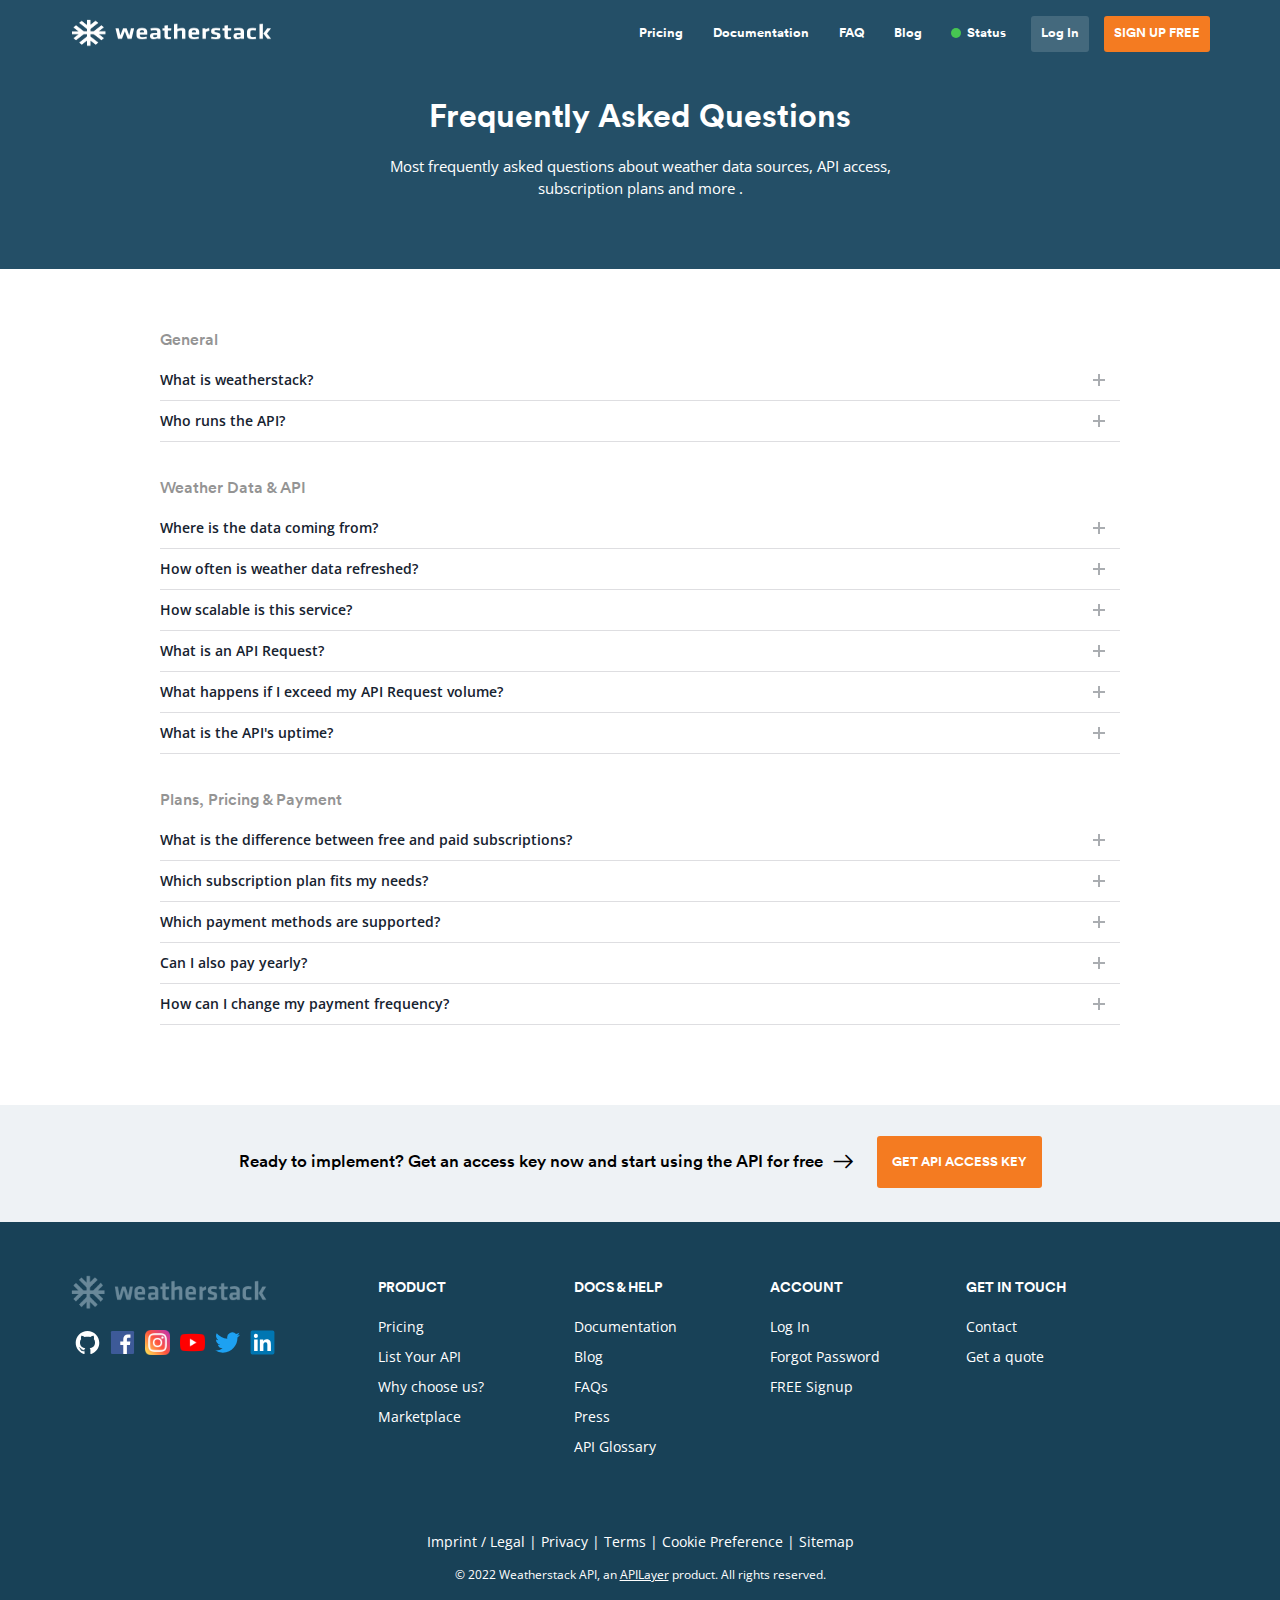
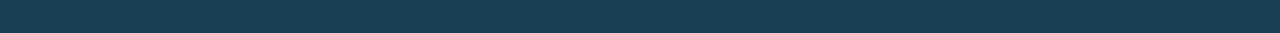
<file: faq.html>
<!DOCTYPE html>
<html class="weatherstack faq">

<head>

    <meta charset="utf-8">
    <title>FAQ - weatherstack</title>

    <!-- Global site tag (gtag.js) - Google Analytics -->
    <script async src="https://www.googletagmanager.com/gtag/js?id=UA-62924033-23"></script>

    <script>
        window.dataLayer = window.dataLayer || [];

        function gtag() {
            dataLayer.push(arguments);
        }
        gtag('js', new Date());

        gtag('config', 'UA-62924033-23');
    </script>
    <!-- Google Tag Manager -->
    <script>
        (function(w, d, s, l, i) {
            w[l] = w[l] || [];
            w[l].push({
                'gtm.start': new Date().getTime(),
                event: 'gtm.js'
            });
            var f = d.getElementsByTagName(s)[0],
                j = d.createElement(s),
                dl = l != 'dataLayer' ? '&l=' + l : '';
            j.async = true;
            j.src =
                'https://www.googletagmanager.com/gtm.js?id=' + i + dl;
            f.parentNode.insertBefore(j, f);
        })(window, document, 'script', 'dataLayer', 'GTM-K58DCFS');
    </script>
    <!-- End Google Tag Manager -->

    <script>
        window.stripePublishableKey = 'pk_live_SbOhR0mPK55dMckhtbSufjdM';
    </script>

    <meta name="google-site-verification" content="yDCufI3fgc3DdreycuEwJML88yWxFkTOIv-zorrtGuQ" />

    <meta name="description" content="Browse through frequently asked questions and answers about weatherstack, a free API for weather data, supporting any city or region worldwide." />
    <meta name="keywords" content="" />
    <meta name="viewport" content="width=device-width, initial-scale=1.0, maximum-scale=1.0, user-scalable=no" />
    <meta name="facebook-domain-verification" content="68ni86tlyu91elhzob3vu4dxafstlr" />

    <link rel="stylesheet" href="https://cdn.linearicons.com/free/1.0.0/icon-font.min.css">
    <link rel="canonical" href="https://weatherstack.com/faq">
    <link rel="shortcut icon" href="./site_images/icon.svg">
    <link rel="apple-touch-icon" href="./site_images/weatherstack_icon.png">


    <link href="./site_css/style.css" rel="stylesheet" media="screen">

    <script src="./site_js/jquery-1.11.3.min.js" type="text/javascript"></script>

</head>

<body class="">
    <!-- Google Tag Manager (noscript) -->
    <noscript><iframe src="https://www.googletagmanager.com/ns.html?id=GTM-K58DCFS"
						height="0" width="0" style="display:none;visibility:hidden"></iframe></noscript>
    <!-- End Google Tag Manager (noscript) -->
    <div>
        <nav class="header ">
            <div class="container">
                <div class="logo">
                    <a title="weatherstack Logo" href="./index.html"><img draggable="false" alt="weatherstack Logo" width="202" height="28" src="./site_images/weatherstack_logo_white.png"></a>
                </div>
                <span data-header-toggle="true" class="mobile_menu_icon"></span>
                <ul>
                    <li><a title="Pricing Plans" href="./product.html">Pricing</a></li>
                    <li><a title="API Documentation" href="./documentation.html">Documentation</a></li>
                    <li><a title="Frequently Asked Questions" href="./faq.html">FAQ</a></li>
                    <!-- <li><a title="Affiliate Program" href="/affiliates">Affiliates</a></li> -->
                    <li><a title="apilayer Blog" href="./blog.html">Blog</a></li>
                    <li class="status"><a title="weatherstack System Status" target="_blank" href="">Status</a></li>

                    <li class="action login"><a title="Log in to your account" href="./login.html">Log In</a></li>
                    <li class="action cta"><a title="Start using the API" href="./free.html">Sign Up Free</a></li>

                </ul>
            </div>
        </nav>



        <section class="hero subpage">

            <div class="container">

                <h2>Frequently Asked Questions</h2>

                <h3>Most frequently asked questions about weather data sources, API access, subscription plans and more .</h3>

            </div>

        </section>

        <section class="faq full">

            <div class="container">

                <div class="topic">

                    <h3>General</h3>

                    <ul>

                        <li>
                            <p class="question">What is weatherstack?</p>
                            <p class="answer">The weatherstack API was built to deliver real-time, historical and future weather information for as many worldwide locations as possible, now covering an extensive scope of weather data for almost the entire planet and offering
                                it at a cost-effective price point to companies big and small, as well as developers, freelancers and individuals around the world. Over the years, weatherstack has become one of the most popular weather data REST API providers
                                on the market due to its ease of implementation and data consistency.<br><br>You can test the API for free by <a title="Get started now" href="/signup/free">signing up for the Free Plan</a>, no credit card required.</p>
                        </li>

                        <li>
                            <p class="question">Who runs the API?</p>
                            <p class="answer">Weatherstack is a product built and maintained by apilayer, a software company based in London, United Kingdom and Vienna, Austria. apilayer is the company behind some of the most popular API and SaaS products worldwide, including
                                currencylayer, invoicely and eversign.</p>
                        </li>

                    </ul>

                </div>

                <div class="topic">

                    <h3>Weather Data & API</h3>

                    <ul>

                        <li>
                            <p class="question">Where is the data coming from?</p>
                            <p class="answer">The weatherstack API is licensing weather data from some of the largest weather stations and weather data providers in the world, all of which are closely monitored for consistency and data accuracy around the clock.</p>
                        </li>

                        <li>
                            <p class="question">How often is weather data refreshed?</p>
                            <p class="answer">Weather data returned by the API as well as weather forecast data always contains the most up-to-date weather information at the current point in time, updated in real-time.</p>
                        </li>

                        <li>
                            <p class="question">How scalable is this service?</p>
                            <p class="answer">The weatherstack API is powered by apilayer cloud infrastructure, a system some of the world's most popular real-time API services are running on, making it highly scalable and flexible at any step of the way.</p>
                        </li>

                        <li>
                            <p class="question">What is an API Request?</p>
                            <p class="answer">Pricing is based on the number of monthly API requests allowed. Each time the weatherstack API service is used to look up a weather information, one API request is consumed. API errors are not counted towards your monthly quota.
                            </p>
                        </li>

                        <li>
                            <p class="question">What happens if I exceed my API Request volume?</p>
                            <p class="answer">Users will be automatically notified via e-mail and on their Account Dashboard once at least 75%, 90%, and 100% of their monthly API Request allowance has been reached. After reaching 100% of the allowance, API access will
                                be disabled.</p>
                        </li>

                        <li>
                            <p class="question">What is the API's uptime?</p>
                            <p class="answer">Our API's system status is closely monitored around the clock. Every effort is made to ensure the highest possible level of availability and consistency, and we are proud to have an average uptime rate of nearly 100% (99.9%),
                                calculated based on the past 12 months. <br><br> There is a public API status page available at the following URL: <a target="_blank" title="weatherstack Status Page" href="https://status.weatherstack.com">status.weatherstack.com</a>.</p>
                        </li>

                    </ul>

                </div>

                <div class="topic">

                    <h3>Plans, Pricing & Payment</h3>

                    <ul>

                        <li>
                            <p class="question">What is the difference between free and paid subscriptions?</p>
                            <p class="answer">The weatherstack Free Plan is a way of getting familiar with the API, offering basic API functionality and a limitation of 1,000 monthly API lookups.<br><br> As soon as you need a higher volume or advanced API features, you
                                can choose from one of the premium subscriptions or <a target="_blank" title="Get a custom solution" class="apilayer-support">contact us</a> for a custom solution.</p>
                        </li>

                        <li>
                            <p class="question">Which subscription plan fits my needs?</p>
                            <p class="answer">The most decisive factor when it comes to your technical requirements is the number of monthly weather data requests you need to make per month. Other factors include HTTPS encryption, historical data, forecast data, and more.
                                <br><br><a target="_blank" title="Sign up for the Free Plan" href="/signup/free">Signing up for the Free Plan</a> is a great way of getting to know the API and implementing it without any commitments. </p>
                        </li>

                        <li>
                            <p class="question">Which payment methods are supported?</p>
                            <p class="answer">Payments can be made via credit card (Visa, MasterCard, Discover, Diner's Club, American Express). Enterprise and high-volume customers may request annual bank transfer payments to be enabled. You can change your payment method
                                at any given time in the "Payment" section of your account dashboard.</p>
                        </li>

                        <li>
                            <p class="question">Can I also pay yearly?</p>
                            <p class="answer">Yes. If you choose annual billing, the total price of your subscription plan will be up to 20% lower than the total amount you would pay with a monthly payment frequency.</p>
                        </li>

                        <li id="billing_frequency" class="">
                            <p class="question">How can I change my payment frequency?</p>
                            <p class="answer">In order to change your billing frequency from monthly to yearly or from yearly to monthly, you will be required to downgrade your account back to the Free Plan. <br><br> <strong>Step 1:</strong> Navigate to the <a title="Manage your weatherstack subscription"
                                    target="_blank" href="/plan">Subscription page</a>, click "Downgrade" in the Free Plan section and confirm your downgrade. Downgrades are not effective immediately, your premium subscription will remain active until the
                                end of the current billing period. <br><br> <strong>Step 2:</strong> Once your billing period ends and your account downgrade has become effective, navigate back to the Subscription page and click "Upgrade" in your preferred
                                subscription plan's section. You will now be aked to choose a new billing frequency. <br><br> If you need any assistance changing your billing frequency, please do not hesitate to <a class="apilayer-support" title="Contact weatherstack Support">contact us</a>.</p>
                        </li>

                    </ul>

                </div>

            </div>

        </section>

        <section class="cta">

            <div class="container">

                <p><span>Ready to implement? Get an access key now and start using the API for free</span> <a title="Get free API key" href="/signup">Get API Access Key</a></p>

            </div>

        </section>

        <!-- start template -->
        <footer>
            <!-- start product footer -->
            <div class="container custom-container">
                <div class="right_side copyright-section">
                    <div class="footer-logo">
                        <a href="/"><img draggable="false" class="logo" src="./site_images/weatherstack_logo_footer.png" alt="Weatcherstack Logo" width="197" height="35"></a>
                    </div>
                    <div class="social-links">
                        <div class="github social-logo">
                            <a target="_blank" href="https://github.com/apilayer/weatherstack"><img draggable="false" src="./site_images/github-original.svg" width="25" height="25"></a>
                        </div>
                        <div class="facebook social-logo">
                            <a target="_blank" href="https://www.facebook.com/APILayer/"><img draggable="false" src="./site_images/facebook-original.svg" width="25" height="25"></a>
                        </div>
                        <div class="instagram social-logo">
                            <a target="_blank" href="https://www.instagram.com/apilayer/"><img draggable="false" src="./site_images/instagram.png" width="25" height="25"></a>
                        </div>
                        <div class="youtube social-logo">
                            <a target="_blank" href="https://www.youtube.com/channel/UCwDncja3klyMhkKXWV1zoNQ"><img draggable="false" src="./site_images/youtube.png" width="25" height="25"></a>
                        </div>
                        <div class="twitter social-logo">
                            <a target="_blank" href="https://twitter.com/apilayer/"><img draggable="false" src="./site_images/twitter-original.svg" width="25" height="25"></a>
                        </div>
                        <div class="linkedin social-logo">
                            <a target="_blank" href="https://www.linkedin.com/authwall?trk=ripf&trkInfo=AQESw3_dz9mOEAAAAYMMykyAXLrKWTKL3Q6geO69ZLgKpP17rEgX7iUGjaigeEGynL1Rie-9w6to3tGsRihPBx-uPO7pGgRqEJ4FblxJDHlbg_VON-P_QB1Wzu_fRjrA8auiqyg=&original_referer=https://apilayer.com/&sessionRedirect=https%3A%2F%2Fwww.linkedin.com%2Fcompany%2Fapilayer%2F"><img draggable="false" src="./site_images/linkedin-original.svg" width="25" height="25"></a>
                        </div>
                    </div>
                </div>
                <ul>
                    <li class="heading">PRODUCT</li>
                    <li><a href="/product" hreflang="en">Pricing</a></li>
                    <li><a target="_blank" href="https://apilayer.com/provider" hreflang="en">List Your API</a>
                    </li>
                    <li><a target="_blank" href="https://apilayer.com/why-choose-apilayer" hreflang="en">Why choose us?</a>
                    </li>
                    <li><a target="_blank" href="https://apilayer.com/marketplace" hreflang="en">Marketplace</a></li>
                    <!-- <li><a title="Affiliate Program" href="/affiliates">Affiliates</a></li> -->
                </ul>
                <ul>
                    <li class="heading">DOCS & HELP</li>
                    <li><a href="/documentation" hreflang="en">Documentation</a></li>
                    <li><a href="https://blog.weatherstack.com/" hreflang="en">Blog</a></li>
                    <li><a href="/faq" hreflang="en">FAQs</a></li>
                    <li><a target="_blank" href="https://apilayer.com/press" hreflang="en">Press</a></li>
                    <li><a href="/api-glossary" hreflang="en">API Glossary</a></li>
                </ul>
                <ul>
                    <li class="heading">ACCOUNT</li>
                    <li><a href="/login" hreflang="en">Log In</a></li>
                    <li><a href="/forgot" hreflang="en">Forgot Password</a></li>
                    <li><a href="/signup/free" hreflang="en">FREE Signup</a></li>
                </ul>
                <ul>
                    <li class="heading">GET IN TOUCH</li>
                    <li><a class="apilayer-support" hreflang="en">Contact</a></li>
                    <li><a class="apilayer-support" hreflang="en">Get a quote</a></li>
                </ul>

                <div id="ownership-popup" class="overlay" style="display:none;">
                    <div class="popup">
                        <img src="./site_images/Api-PopUp-Banner.png">
                    </div>
                </div>
            </div>
            <!-- end product footer -->
            <div class="container">
                <div class="copyright-link">
                    <a target="_blank" href="https://www.ideracorp.com/legal/APILayer">Imprint / Legal</a> | <a target="_blank" href="https://www.ideracorp.com/Legal/APILayer/PrivacyStatement">Privacy</a> | <a target="_blank" href="https://www.ideracorp.com/Legal/Terms-of-Use">Terms</a>                    | <a target="_blank" href="https://www.ideracorp.com/Legal/APILayer/PrivacyStatement">Cookie Preference</a> | <a href="https://weatherstack.com/sitemap.php">Sitemap</a>
                </div>
                <div class="copyright-text">
                    <span>© 2022 Weatherstack API, an <a target="_blank" href="https://apilayer.com/">APILayer</a>  product. All rights reserved.</span>
                </div>
            </div>
        </footer>
    </div>
    <script src="./site_js/scripts.js"></script>
    <script src="https://www.google.com/recaptcha/api.js"></script>
    <script src="/js/shared/countries.js" defer="defer" id="countries">
        {
            "Australia": ["New South Wales", "Queensland", "South Australia", "Tasmania", "Victoria", "Western Australia"],
            "Brazil": ["Acre", "Alagoas", "Amap\u00e1", "Amazonas", "Bahia", "Cear\u00e1", "Distrito Federal", "Esp\u00edrito Santo", "Goi\u00e1s", "Maranh\u00e3o", "Mato Grosso", "Mato Grosso do Sul", "Minas Gerais", "Paran\u00e1", "Para\u00edba", "Par\u00e1", "Pernambuco", "Piau\u00ed", "Rio Grande do Norte", "Rio Grande do Sul", "Rio de Janeiro", "Rond\u00f4nia", "Roraima", "Santa Catarina", "Sergipe", "S\u00e3o Paulo", "Tocantins"],
            "Canada": ["Alberta", "British Columbia", "Manitoba", "New Brunswick", "Newfoundland and Labrador", "Northwest Territories", "Nova Scotia", "Nunavut", "Ontario", "Prince Edward Island", "Quebec", "Saskatchewan", "Yukon"],
            "Ethiopia": ["Addis Ababa", "Afar", "Amhara", "Benshangul-Gumaz", "Dire Dawa", "Gambela Peoples", "Harari People", "Oromia", "Somali", "Southern Nations, Nationalities and Peoples", "Tigray"],
            "Germany": ["Baden-W\u00fcrttemberg", "Bayern", "Berlin", "Brandenburg", "Bremen", "Hamburg", "Hessen", "Mecklenburg-Vorpommern", "Niedersachsen", "Nordrhein-Westfalen", "Rheinland-Pfalz", "Saarland", "Sachsen", "Sachsen-Anhalt", "Schleswig-Holstein", "Th\u00fcringen"],
            "India": ["Andhra Pradesh", "Arunachal Pradesh", "Assam", "Bihar", "Chhattisgarh", "Goa", "Gujarat", "Haryana", "Himachal ", "Jammu and Kashmir", "Jharkhand ", "Karnataka", "Kerala", "Madhya ", "Maharashtra", "Manipur", "Meghalaya", "Mizoram", "Nagaland", "Orissa", "Pradesh", "Pradesh", "Punjab", "Rajasthan", "Sikkim", "Tamil Nadu", "Tripura", "Uttar Pradesh", "Uttaranchal", "West Bengal"],
            "Mexico": ["Aguascalientes", "Baja California", "Baja California Sur", "Campeche", "Chiapas", "Chihuahua", "Coahuila", "Colima", "Distrito Federal", "Durango", "Guanajuato", "Guerrero", "Hidalgo", "Jalisco", "Michoac\u00e1n", "Morelos", "M\u00e9xico", "Nayarit", "Nuevo Le\u00f3n", "Oaxaca", "Puebla", "Quer\u00e9taro", "Quintana Roo", "San Luis Potos\u00ed", "Sinaloa", "Sonora", "Tabasco", "Tamaulipas", "Tlaxcala", "Veracruz", "Yucat\u00e1n", "Zacatecas"],
            "Micronesia, Federated States of": ["Chuuk", "Kosrae", "Pohnpei", "Yap"],
            "Myanmar": ["Ayeyarwady", "Bago", "Chin", "Kachin", "Kayah", "Kayin", "Magway", "Mandalay", "Mon", "Rakhine", "Sagaing", "Shan", "Tanintharyi", "Yangon"],
            "Nigeria": ["Abia", "Abuja Federal Capital Territory", "Adamawa", "Akwa Ibom", "Anambra", "Bauchi", "Bayelsa", "Benue", "Borno", "Cross River", "Delta", "Ebonyi", "Edo", "Ekiti", "Enugu", "Gombe", "Imo", "Jigawa", "Kaduna", "Kano", "Katsina", "Kebbi", "Kogi", "Kwara", "Lagos", "Nassarawa", "Niger", "Ogun", "Ondo", "Osun", "Oyo", "Plateau", "Rivers", "Sokoto", "Taraba", "Yobe", "Zamfara"],
            "Palau": ["Aimeliik", "Airai", "Angaur", "Hatobohei", "Kayangel", "Koror", "Melekeok", "Ngaraard", "Ngarchelong", "Ngardmau", "Ngatpang", "Ngchesar", "Ngeremlengui", "Ngiwal", "Peleliu", "Sonsorol"],
            "South Sudan": ["Central Equatoria", "Eastern Equatoria", "Jonglei", "Lakes", "Northern Bahr el Ghazal", "Unity", "Upper Nile", "Warrap", "Western Bahr el Ghazal", "Western Equatoria"],
            "United Arab Emirates": ["Abu Dhabi", "Ajman", "Dubai", "Fujairah", "Ra's al-Khaimah", "Sharjah", "Umm al-Qaiwain"],
            "United States": ["Alabama ", "Alaska", "American Samoa", "Arizona", "Arkansas", "California", "Colorado", "Connecticut", "Delaware", "District of Columbia", "Florida", "Georgia ", "Guam", "Hawaii", "Idaho", "Illinois", "Indiana", "Iowa", "Kansas", "Kentucky", "Louisiana", "Maine", "Maryland", "Massachusetts", "Michigan", "Minnesota", "Mississippi", "Missouri", "Montana", "Nebraska", "Nevada", "New Hampshire", "New Jersey", "New Mexico", "New York ", "North Carolina", "North Dakota", "Northern Mariana Islands", "Ohio", "Oklahoma", "Oregon", "Pennsylvania", "Puerto Rico", "Rhode Island", "South Carolina", "South Dakota", "Tennessee", "Texas", "Utah", "Vermont", "Virgin Islands", "Virginia", "Washington", "West Virginia", "Wisconsin", "Wyoming"]
        }
    </script>
</body>

</html>
</file>
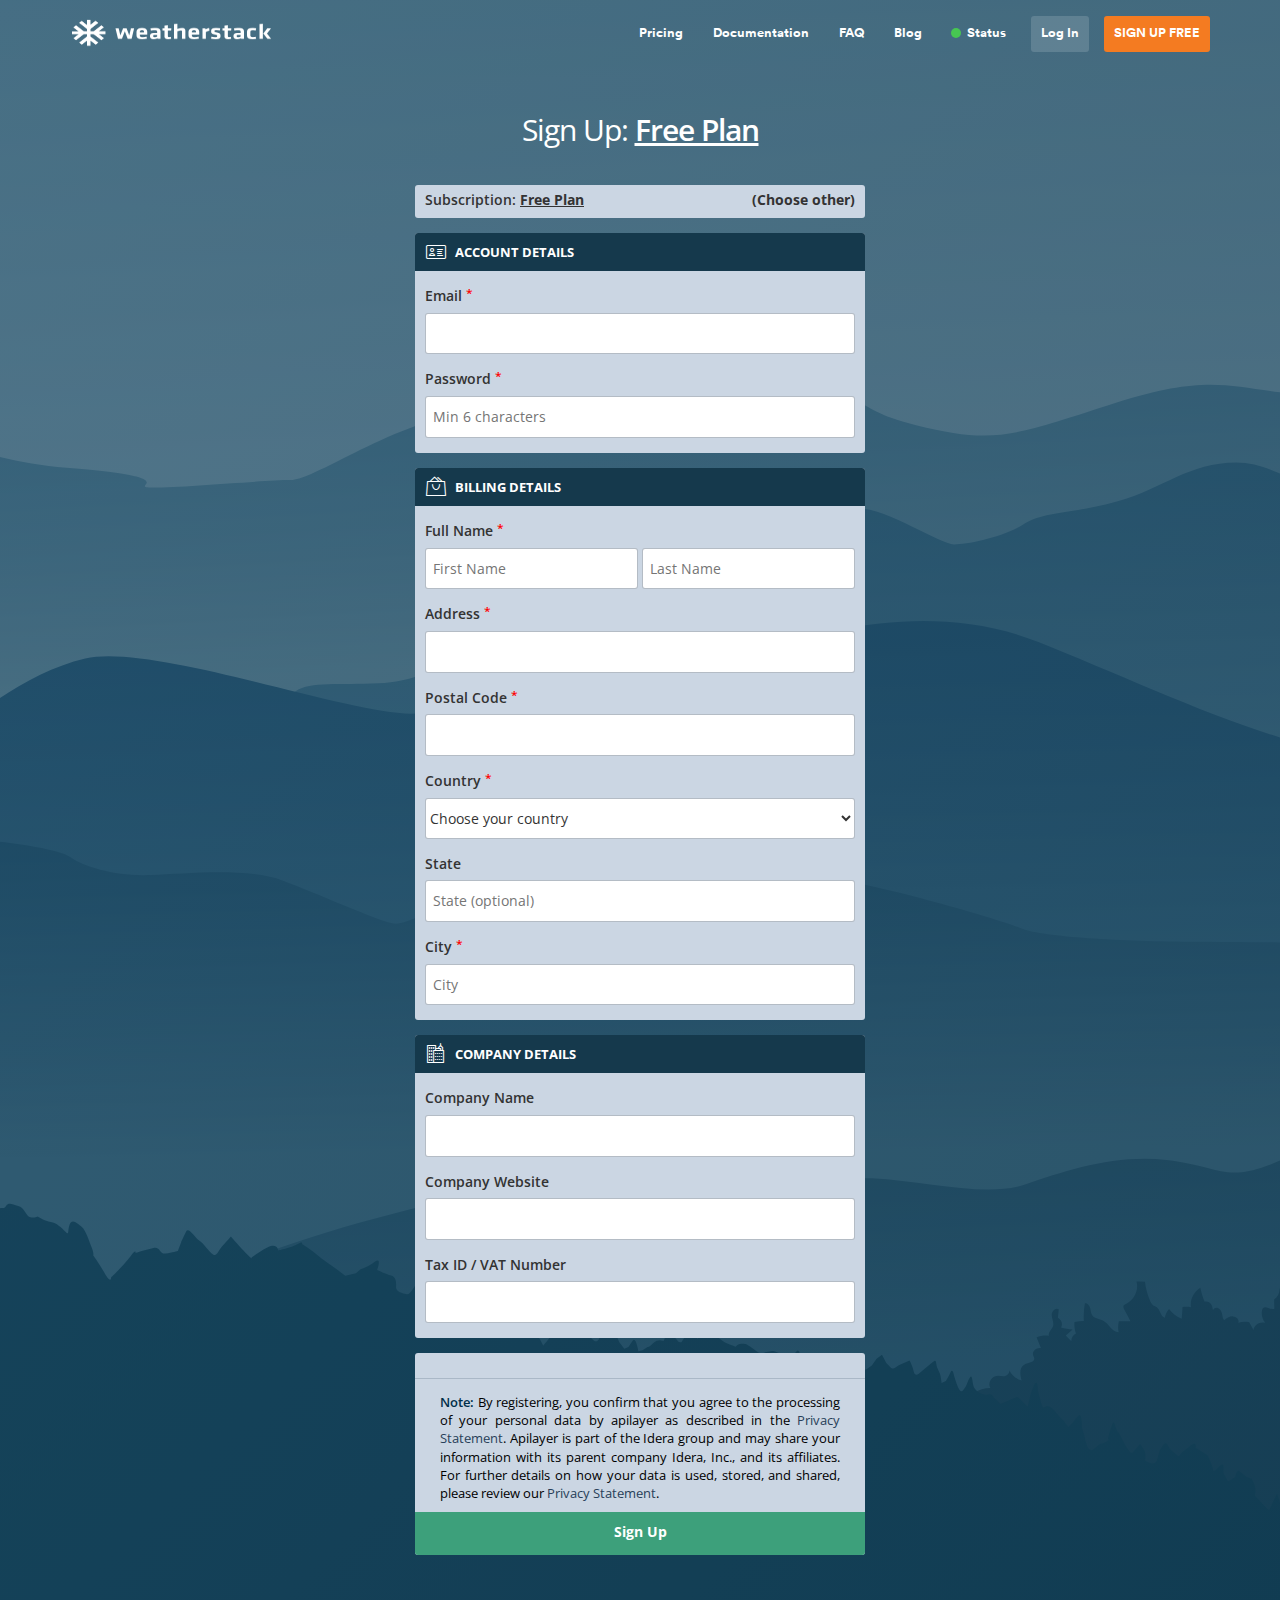
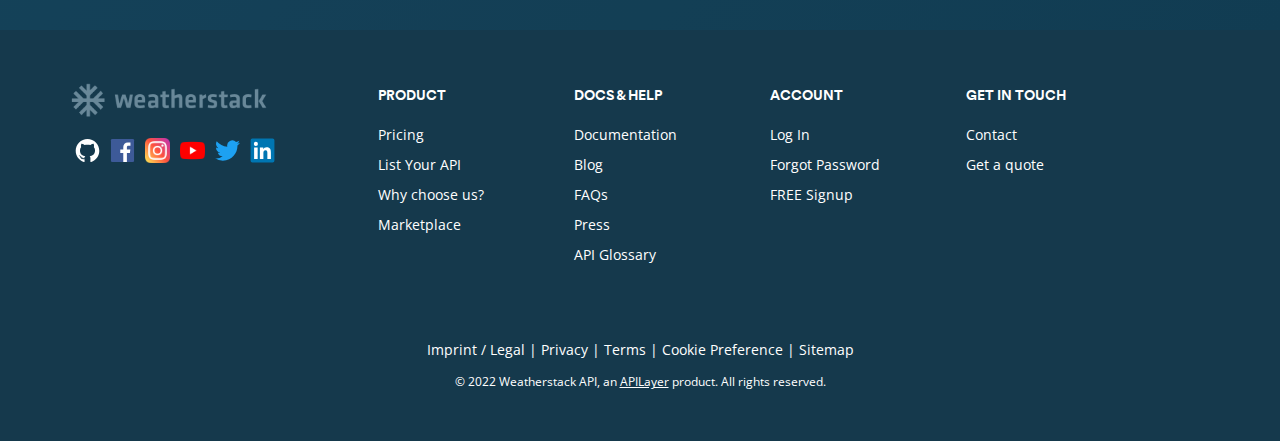
<file: free.html>
<!DOCTYPE html>
<html class="weatherstack signup">

<head>

    <meta charset="utf-8">
    <title>Sign Up - weatherstack</title>

    <!-- Global site tag (gtag.js) - Google Analytics -->
    <script async src="https://www.googletagmanager.com/gtag/js?id=UA-62924033-23"></script>

    <script>
        window.dataLayer = window.dataLayer || [];

        function gtag() {
            dataLayer.push(arguments);
        }
        gtag('js', new Date());

        gtag('config', 'UA-62924033-23');
    </script>
    <!-- Google Tag Manager -->
    <script>
        (function(w, d, s, l, i) {
            w[l] = w[l] || [];
            w[l].push({
                'gtm.start': new Date().getTime(),
                event: 'gtm.js'
            });
            var f = d.getElementsByTagName(s)[0],
                j = d.createElement(s),
                dl = l != 'dataLayer' ? '&l=' + l : '';
            j.async = true;
            j.src =
                'https://www.googletagmanager.com/gtm.js?id=' + i + dl;
            f.parentNode.insertBefore(j, f);
        })(window, document, 'script', 'dataLayer', 'GTM-K58DCFS');
    </script>
    <!-- End Google Tag Manager -->

    <script>
        window.stripePublishableKey = 'pk_live_SbOhR0mPK55dMckhtbSufjdM';
    </script>

    <meta name="google-site-verification" content="yDCufI3fgc3DdreycuEwJML88yWxFkTOIv-zorrtGuQ" />

    <meta name="description" content="Create your weatherstack account and start using weather data in real-time or query our simple REST API for historical or weather forecast data." />
    <meta name="keywords" content="" />
    <meta name="viewport" content="width=device-width, initial-scale=1.0, maximum-scale=1.0, user-scalable=no" />
    <meta name="facebook-domain-verification" content="68ni86tlyu91elhzob3vu4dxafstlr" />

    <link rel="stylesheet" href="https://cdn.linearicons.com/free/1.0.0/icon-font.min.css">
    <link rel="canonical" href="https://weatherstack.com/signup/free">
    <link rel="shortcut icon" href="./site_images/icon.svg">
    <link rel="apple-touch-icon" href="./site_images/weatherstack_icon.png">


    <link href="./site_css/style.css" rel="stylesheet" media="screen">

    <script src="./site_js/jquery-1.11.3.min.js" type="text/javascript"></script>

</head>

<body class="">
    <!-- Google Tag Manager (noscript) -->
    <noscript><iframe src="https://www.googletagmanager.com/ns.html?id=GTM-K58DCFS"
						height="0" width="0" style="display:none;visibility:hidden"></iframe></noscript>
    <!-- End Google Tag Manager (noscript) -->
    <div>
        <nav class="header ">
            <div class="container">
                <div class="logo">
                    <a title="weatherstack Logo" href="./index.html"><img draggable="false" alt="weatherstack Logo" width="202" height="28" src="./site_images/weatherstack_logo_white.png"></a>
                </div>
                <span data-header-toggle="true" class="mobile_menu_icon"></span>
                <ul>
                    <li><a title="Pricing Plans" href="./product.html">Pricing</a></li>
                    <li><a title="API Documentation" href="./documentation.html">Documentation</a></li>
                    <li><a title="Frequently Asked Questions" href="./faq.html">FAQ</a></li>
                    <!-- <li><a title="Affiliate Program" href="/affiliates">Affiliates</a></li> -->
                    <li><a title="apilayer Blog" href="./blog.html">Blog</a></li>
                    <li class="status"><a title="weatherstack System Status" target="_blank" href="./status.html">Status</a></li>

                    <li class="action login"><a title="Log in to your account" href="./login.html">Log In</a></li>
                    <li class="action cta"><a title="Start using the API" href="./free.html">Sign Up Free</a></li>

                </ul>
            </div>
        </nav>



        <section class="preapp signup">

            <div class="container">

                <h2>Sign Up: <span>Free Plan</span></h2>

                <form name="signup" method="post" action="">

                    <input type="hidden" name="plan_id" value="354">
                    <input type="hidden" name="plan_name" value="Free">

                    <fieldset class="plan free">

                        <div class="line">

                            <label>Subscription: <span>Free Plan</span> <span class="right">(<a href="/product">Choose other</a>)</span></label>


                        </div>

                    </fieldset>

                    <fieldset class="alerts  hidden ">


                    </fieldset>

                    <fieldset class="account">

                        <span>Account Details</span>

                        <div class="line">
                            <label for="email">Email <span class="star">*</span></label>
                            <input data-validate="email" class="" id="email" type="email" name="email_address" value="" />
                            <input data-validate="email" type="hidden" type="text" name="email_address_repeat" value="" />
                        </div>

                        <div class="line">
                            <label for="password">Password <span class="star">*</span></label>
                            <input data-validate="required" maxlength="48" id="password" type="password" name="password" placeholder="Min 6 characters" value="" />
                        </div>

                    </fieldset>

                    <fieldset class="billing">

                        <span>Billing Details</span>

                        <div class="line double">
                            <label for="first_name">Full Name <span class="star">*</span></label>
                            <input data-validate="required" id="first_name" type="text" name="first_name" placeholder="First Name" value="" />
                            <input data-validate="required" id="last_name" type="text" name="last_name" placeholder="Last Name" value="" />
                        </div>

                        <div class="line">
                            <label for="address">Address <span class="star">*</span></label>
                            <input data-validate="required" id="address" type="text" name="address" value="" />
                        </div>

                        <div class="line">
                            <label for="post_code">Postal Code <span class="star">*</span></label>
                            <input data-validate="required" id="post_code" type="text" name="post_code" value="" />
                        </div>

                        <div class="line">
                            <label for="country_code">Country <span class="star">*</span></label>
                            <select data-validate="required" id="country_code" name="country_code">
                                   <option value="" disabled selected>Choose your country</option>
                                   <option value="AF">Afghanistan</option>
                                   <option value="AX">Åland Islands</option>
                                   <option value="AL">Albania</option>
                                   <option value="DZ">Algeria</option>
                                   <option value="AS">American Samoa</option>
                                   <option value="AD">Andorra</option>
                                   <option value="AO">Angola</option>
                                   <option value="AI">Anguilla</option>
                                   <option value="AQ">Antarctica</option>
                                   <option value="AG">Antigua and Barbuda</option>
                                   <option value="AR">Argentina</option>
                                   <option value="AM">Armenia</option>
                                   <option value="AW">Aruba</option>
                                   <option value="AU">Australia</option>
                                   <option value="AT">Austria</option>
                                   <option value="AZ">Azerbaijan</option>
                                   <option value="BS">Bahamas</option>
                                   <option value="BH">Bahrain</option>
                                   <option value="BD">Bangladesh</option>
                                   <option value="BB">Barbados</option>
                                   <option value="BY">Belarus</option>
                                   <option value="BE">Belgium</option>
                                   <option value="BZ">Belize</option>
                                   <option value="BJ">Benin</option>
                                   <option value="BM">Bermuda</option>
                                   <option value="BT">Bhutan</option>
                                   <option value="BO">Bolivia, Plurinational State of</option>
                                   <option value="BQ">Bonaire, Sint Eustatius and Saba</option>
                                   <option value="BA">Bosnia and Herzegovina</option>
                                   <option value="BW">Botswana</option>
                                   <option value="BV">Bouvet Island</option>
                                   <option value="BR">Brazil</option>
                                   <option value="IO">British Indian Ocean Territory</option>
                                   <option value="BN">Brunei Darussalam</option>
                                   <option value="BG">Bulgaria</option>
                                   <option value="BF">Burkina Faso</option>
                                   <option value="BI">Burundi</option>
                                   <option value="KH">Cambodia</option>
                                   <option value="CM">Cameroon</option>
                                   <option value="CA">Canada</option>
                                   <option value="CV">Cape Verde</option>
                                   <option value="KY">Cayman Islands</option>
                                   <option value="CF">Central African Republic</option>
                                   <option value="TD">Chad</option>
                                   <option value="CL">Chile</option>
                                   <option value="CN">China</option>
                                   <option value="CX">Christmas Island</option>
                                   <option value="CC">Cocos (Keeling) Islands</option>
                                   <option value="CO">Colombia</option>
                                   <option value="KM">Comoros</option>
                                   <option value="CG">Congo</option>
                                   <option value="CD">Congo, the Democratic Republic of the</option>
                                   <option value="CK">Cook Islands</option>
                                   <option value="CR">Costa Rica</option>
                                   <option value="CI">Côte d'Ivoire</option>
                                   <option value="HR">Croatia</option>
                                   <option value="CW">Curaçao</option>
                                   <option value="CY">Cyprus</option>
                                   <option value="CZ">Czech Republic</option>
                                   <option value="DK">Denmark</option>
                                   <option value="DJ">Djibouti</option>
                                   <option value="DM">Dominica</option>
                                   <option value="DO">Dominican Republic</option>
                                   <option value="EC">Ecuador</option>
                                   <option value="EG">Egypt</option>
                                   <option value="SV">El Salvador</option>
                                   <option value="GQ">Equatorial Guinea</option>
                                   <option value="ER">Eritrea</option>
                                   <option value="EE">Estonia</option>
                                   <option value="ET">Ethiopia</option>
                                   <option value="FK">Falkland Islands (Malvinas)</option>
                                   <option value="FO">Faroe Islands</option>
                                   <option value="FJ">Fiji</option>
                                   <option value="FI">Finland</option>
                                   <option value="FR">France</option>
                                   <option value="GF">French Guiana</option>
                                   <option value="PF">French Polynesia</option>
                                   <option value="TF">French Southern Territories</option>
                                   <option value="GA">Gabon</option>
                                   <option value="GM">Gambia</option>
                                   <option value="GE">Georgia</option>
                                   <option value="DE">Germany</option>
                                   <option value="GH">Ghana</option>
                                   <option value="GI">Gibraltar</option>
                                   <option value="GR">Greece</option>
                                   <option value="GL">Greenland</option>
                                   <option value="GD">Grenada</option>
                                   <option value="GP">Guadeloupe</option>
                                   <option value="GU">Guam</option>
                                   <option value="GT">Guatemala</option>
                                   <option value="GG">Guernsey</option>
                                   <option value="GN">Guinea</option>
                                   <option value="GW">Guinea-Bissau</option>
                                   <option value="GY">Guyana</option>
                                   <option value="HT">Haiti</option>
                                   <option value="HM">Heard Island and McDonald Islands</option>
                                   <option value="VA">Holy See (Vatican City State)</option>
                                   <option value="HN">Honduras</option>
                                   <option value="HK">Hong Kong</option>
                                   <option value="HU">Hungary</option>
                                   <option value="IS">Iceland</option>
                                   <option value="IN">India</option>
                                   <option value="ID">Indonesia</option>
                                   <option value="IQ">Iraq</option>
                                   <option value="IE">Ireland</option>
                                   <option value="IM">Isle of Man</option>
                                   <option value="IL">Israel</option>
                                   <option value="IT">Italy</option>
                                   <option value="JM">Jamaica</option>
                                   <option value="JP">Japan</option>
                                   <option value="JE">Jersey</option>
                                   <option value="JO">Jordan</option>
                                   <option value="KZ">Kazakhstan</option>
                                   <option value="KE">Kenya</option>
                                   <option value="KI">Kiribati</option>
                                   <option value="KR">Korea, Republic of</option>
                                   <option value="KW">Kuwait</option>
                                   <option value="KG">Kyrgyzstan</option>
                                   <option value="LA">Lao People's Democratic Republic</option>
                                   <option value="LV">Latvia</option>
                                   <option value="LB">Lebanon</option>
                                   <option value="LS">Lesotho</option>
                                   <option value="LR">Liberia</option>
                                   <option value="LY">Libya</option>
                                   <option value="LI">Liechtenstein</option>
                                   <option value="LT">Lithuania</option>
                                   <option value="LU">Luxembourg</option>
                                   <option value="MO">Macao</option>
                                   <option value="MK">Macedonia, the former Yugoslav Republic of</option>
                                   <option value="MG">Madagascar</option>
                                   <option value="MW">Malawi</option>
                                   <option value="MY">Malaysia</option>
                                   <option value="MV">Maldives</option>
                                   <option value="ML">Mali</option>
                                   <option value="MT">Malta</option>
                                   <option value="MH">Marshall Islands</option>
                                   <option value="MQ">Martinique</option>
                                   <option value="MR">Mauritania</option>
                                   <option value="MU">Mauritius</option>
                                   <option value="YT">Mayotte</option>
                                   <option value="MX">Mexico</option>
                                   <option value="FM">Micronesia, Federated States of</option>
                                   <option value="MD">Moldova, Republic of</option>
                                   <option value="MC">Monaco</option>
                                   <option value="MN">Mongolia</option>
                                   <option value="ME">Montenegro</option>
                                   <option value="MS">Montserrat</option>
                                   <option value="MA">Morocco</option>
                                   <option value="MZ">Mozambique</option>
                                   <option value="MM">Myanmar</option>
                                   <option value="NA">Namibia</option>
                                   <option value="NR">Nauru</option>
                                   <option value="NP">Nepal</option>
                                   <option value="NL">Netherlands</option>
                                   <option value="NC">New Caledonia</option>
                                   <option value="NZ">New Zealand</option>
                                   <option value="NI">Nicaragua</option>
                                   <option value="NE">Niger</option>
                                   <option value="NG">Nigeria</option>
                                   <option value="NU">Niue</option>
                                   <option value="NF">Norfolk Island</option>
                                   <option value="MP">Northern Mariana Islands</option>
                                   <option value="NO">Norway</option>
                                   <option value="OM">Oman</option>
                                   <option value="PK">Pakistan</option>
                                   <option value="PW">Palau</option>
                                   <option value="PS">Palestinian Territory, Occupied</option>
                                   <option value="PA">Panama</option>
                                   <option value="PG">Papua New Guinea</option>
                                   <option value="PY">Paraguay</option>
                                   <option value="PE">Peru</option>
                                   <option value="PH">Philippines</option>
                                   <option value="PN">Pitcairn</option>
                                   <option value="PL">Poland</option>
                                   <option value="PT">Portugal</option>
                                   <option value="PR">Puerto Rico</option>
                                   <option value="QA">Qatar</option>
                                   <option value="RE">Réunion</option>
                                   <option value="RO">Romania</option>
                                   <option value="RU">Russian Federation</option>
                                   <option value="RW">Rwanda</option>
                                   <option value="BL">Saint Barthélemy</option>
                                   <option value="SH">Saint Helena, Ascension and Tristan da Cunha</option>
                                   <option value="KN">Saint Kitts and Nevis</option>
                                   <option value="LC">Saint Lucia</option>
                                   <option value="MF">Saint Martin (French part)</option>
                                   <option value="PM">Saint Pierre and Miquelon</option>
                                   <option value="VC">Saint Vincent and the Grenadines</option>
                                   <option value="WS">Samoa</option>
                                   <option value="SM">San Marino</option>
                                   <option value="ST">Sao Tome and Principe</option>
                                   <option value="SA">Saudi Arabia</option>
                                   <option value="SN">Senegal</option>
                                   <option value="RS">Serbia</option>
                                   <option value="SC">Seychelles</option>
                                   <option value="SL">Sierra Leone</option>
                                   <option value="SG">Singapore</option>
                                   <option value="SX">Sint Maarten (Dutch part)</option>
                                   <option value="SK">Slovakia</option>
                                   <option value="SI">Slovenia</option>
                                   <option value="SB">Solomon Islands</option>
                                   <option value="SO">Somalia</option>
                                   <option value="ZA">South Africa</option>
                                   <option value="GS">South Georgia and the South Sandwich Islands</option>
                                   <option value="SS">South Sudan</option>
                                   <option value="ES">Spain</option>
                                   <option value="LK">Sri Lanka</option>
                                   <option value="SR">Suriname</option>
                                   <option value="SJ">Svalbard and Jan Mayen</option>
                                   <option value="SZ">Swaziland</option>
                                   <option value="SE">Sweden</option>
                                   <option value="CH">Switzerland</option>
                                   <option value="TW">Taiwan</option>
                                   <option value="TJ">Tajikistan</option>
                                   <option value="TZ">Tanzania, United Republic of</option>
                                   <option value="TH">Thailand</option>
                                   <option value="TL">Timor-Leste</option>
                                   <option value="TG">Togo</option>
                                   <option value="TK">Tokelau</option>
                                   <option value="TO">Tonga</option>
                                   <option value="TT">Trinidad and Tobago</option>
                                   <option value="TN">Tunisia</option>
                                   <option value="TR">Turkey</option>
                                   <option value="TM">Turkmenistan</option>
                                   <option value="TC">Turks and Caicos Islands</option>
                                   <option value="TV">Tuvalu</option>
                                   <option value="UG">Uganda</option>
                                   <option value="UA">Ukraine</option>
                                   <option value="AE">United Arab Emirates</option>
                                   <option value="GB">United Kingdom</option>
                                   <option value="US">United States</option>
                                   <option value="UM">United States Minor Outlying Islands</option>
                                   <option value="UY">Uruguay</option>
                                   <option value="UZ">Uzbekistan</option>
                                   <option value="VU">Vanuatu</option>
                                   <option value="VE">Venezuela, Bolivarian Republic of</option>
                                   <option value="VN">Viet Nam</option>
                                   <option value="VG">Virgin Islands, British</option>
                                   <option value="VI">Virgin Islands, U.S.</option>
                                   <option value="WF">Wallis and Futuna</option>
                                   <option value="EH">Western Sahara</option>
                                   <option value="YE">Yemen</option>
                                   <option value="ZM">Zambia</option>
                                   <option value="ZW">Zimbabwe</option>
                             </select>
                        </div>

                        <div class="line">
                            <label id="state-label" for="state">State</label>
                            <input id="state" type="text" name="state" placeholder="State (optional)" value="" />
                            <label id="state-select-label" for="state">State <span class="star">*</span></label>
                            <select id="state-select" name="state"></select>
                        </div>

                        <div class="line">
                            <label for="city">City <span class="star">*</span></label>
                            <input data-validate="required" id="city" type="text" name="city" placeholder="City" value="" />
                        </div>

                    </fieldset>

                    <fieldset class="company">

                        <span>Company Details</span>

                        <div class="line">
                            <label for="company_name">Company Name </label>
                            <input id="company_name" type="text" name="company_name" value="" />
                        </div>

                        <div class="line">
                            <label for="website_url">Company Website</label>
                            <input id="website_url" type="text" name="website_url" value="" />
                        </div>

                        <div class="line">
                            <label for="tax_id">Tax ID / VAT Number</label>
                            <input id="tax_id" type="text" name="tax_id" value="" />
                        </div>

                    </fieldset>

                    <fieldset class="captcha">

                        <div class="g-recaptcha" data-sitekey="6Ldo1rYUAAAAAPvfaRGMx2X3SgzheF8l2xGCacY0"></div>
                        <input type="hidden" name="email_service_exists" id="email_service_exists" value="">
                        <div class="line checkboxes" id="email-service-updates" style="display: none;">



                            <label for="email_service_updates">I agree to receive marketing communication from Apilayer for product updates, sales services, promotions, news, and events. I can withdraw my consent at any time and update my communication preference at the subscription center from any email received.</label>

                            <div class="clearfix"></div>

                        </div>

                        <div class="line checkboxes tos" id="tos-accepted" style="display: none;">



                            <label for="tos_accepted">I have read, understand and agree to apilayer <a title="Terms & Conditions" href="/terms">terms & conditions</a> and <a title="Privacy Statement" href="https://www.ideracorp.com/Legal/APILayer/PrivacyStatement">privacy statement</a>. <span class="star">*</span></label>

                            <div class="clearfix"></div>

                        </div>
                        <div class="line checkboxes tos confirmation-note">
                            <span>Note:</span> By registering, you confirm that you agree to the processing of your personal data by apilayer as described in the <a title="Privacy Statement" href="https://www.ideracorp.com/Legal/APILayer/PrivacyStatement">Privacy Statement</a>.
                            Apilayer is part of the Idera group and may share your information with its parent company Idera, Inc., and its affiliates. For further details on how your data is used, stored, and shared, please review our <a href="https://www.ideracorp.com/Legal/APILayer/PrivacyStatement">Privacy Statement</a>.
                        </div>

                        <label for="submit" class="submit enabled">Sign Up</label>
                        <input type="submit" name="submit" id="submit" class="hidden">

                    </fieldset>

                </form>

            </div>

        </section>

        <!-- start template -->
        <footer>
            <!-- start product footer -->
            <div class="container custom-container">
                <div class="right_side copyright-section">
                    <div class="footer-logo">
                        <a href="/"><img draggable="false" class="logo" src="./site_images/weatherstack_logo_footer.png" alt="Weatcherstack Logo" width="197" height="35"></a>
                    </div>
                    <div class="social-links">
                        <div class="github social-logo">
                            <a target="_blank" href="https://github.com/apilayer/weatherstack"><img draggable="false" src="./site_images/github-original.svg" width="25" height="25"></a>
                        </div>
                        <div class="facebook social-logo">
                            <a target="_blank" href="https://www.facebook.com/APILayer/"><img draggable="false" src="./site_images/facebook-original.svg" width="25" height="25"></a>
                        </div>
                        <div class="instagram social-logo">
                            <a target="_blank" href="https://www.instagram.com/apilayer/"><img draggable="false" src="./site_images/instagram.png" width="25" height="25"></a>
                        </div>
                        <div class="youtube social-logo">
                            <a target="_blank" href="https://www.youtube.com/channel/UCwDncja3klyMhkKXWV1zoNQ"><img draggable="false" src="./site_images/youtube.png" width="25" height="25"></a>
                        </div>
                        <div class="twitter social-logo">
                            <a target="_blank" href="https://twitter.com/apilayer/"><img draggable="false" src="./site_images/twitter-original.svg" width="25" height="25"></a>
                        </div>
                        <div class="linkedin social-logo">
                            <a target="_blank" href="https://www.linkedin.com/authwall?trk=ripf&trkInfo=AQESw3_dz9mOEAAAAYMMykyAXLrKWTKL3Q6geO69ZLgKpP17rEgX7iUGjaigeEGynL1Rie-9w6to3tGsRihPBx-uPO7pGgRqEJ4FblxJDHlbg_VON-P_QB1Wzu_fRjrA8auiqyg=&original_referer=https://apilayer.com/&sessionRedirect=https%3A%2F%2Fwww.linkedin.com%2Fcompany%2Fapilayer%2F"><img draggable="false" src="./site_images/linkedin-original.svg" width="25" height="25"></a>
                        </div>
                    </div>
                </div>
                <ul>
                    <li class="heading">PRODUCT</li>
                    <li><a href="/product" hreflang="en">Pricing</a></li>
                    <li><a target="_blank" href="https://apilayer.com/provider" hreflang="en">List Your API</a>
                    </li>
                    <li><a target="_blank" href="https://apilayer.com/why-choose-apilayer" hreflang="en">Why choose us?</a>
                    </li>
                    <li><a target="_blank" href="https://apilayer.com/marketplace" hreflang="en">Marketplace</a></li>
                    <!-- <li><a title="Affiliate Program" href="/affiliates">Affiliates</a></li> -->
                </ul>
                <ul>
                    <li class="heading">DOCS & HELP</li>
                    <li><a href="/documentation" hreflang="en">Documentation</a></li>
                    <li><a href="https://blog.weatherstack.com/" hreflang="en">Blog</a></li>
                    <li><a href="/faq" hreflang="en">FAQs</a></li>
                    <li><a target="_blank" href="https://apilayer.com/press" hreflang="en">Press</a></li>
                    <li><a href="/api-glossary" hreflang="en">API Glossary</a></li>
                </ul>
                <ul>
                    <li class="heading">ACCOUNT</li>
                    <li><a href="/login" hreflang="en">Log In</a></li>
                    <li><a href="/forgot" hreflang="en">Forgot Password</a></li>
                    <li><a href="/signup/free" hreflang="en">FREE Signup</a></li>
                </ul>
                <ul>
                    <li class="heading">GET IN TOUCH</li>
                    <li><a class="apilayer-support" hreflang="en">Contact</a></li>
                    <li><a class="apilayer-support" hreflang="en">Get a quote</a></li>
                </ul>

                <div id="ownership-popup" class="overlay" style="display:none;">
                    <div class="popup">
                        <img src="./site_images/Api-PopUp-Banner.png">
                    </div>
                </div>
            </div>
            <!-- end product footer -->
            <div class="container">
                <div class="copyright-link">
                    <a target="_blank" href="https://www.ideracorp.com/legal/APILayer">Imprint / Legal</a> | <a target="_blank" href="https://www.ideracorp.com/Legal/APILayer/PrivacyStatement">Privacy</a> | <a target="_blank" href="https://www.ideracorp.com/Legal/Terms-of-Use">Terms</a>                    | <a target="_blank" href="https://www.ideracorp.com/Legal/APILayer/PrivacyStatement">Cookie Preference</a> | <a href="https://weatherstack.com/sitemap.php">Sitemap</a>
                </div>
                <div class="copyright-text">
                    <span>© 2022 Weatherstack API, an <a target="_blank" href="https://apilayer.com/">APILayer</a>  product. All rights reserved.</span>
                </div>
            </div>
        </footer>
    </div>
    <script src="./site_js/scripts.js"></script>
    <script src="https://www.google.com/recaptcha/api.js"></script>
    <script src="/js/shared/countries.js" defer="defer" id="countries">
        {
            "Australia": ["New South Wales", "Queensland", "South Australia", "Tasmania", "Victoria", "Western Australia"],
            "Brazil": ["Acre", "Alagoas", "Amap\u00e1", "Amazonas", "Bahia", "Cear\u00e1", "Distrito Federal", "Esp\u00edrito Santo", "Goi\u00e1s", "Maranh\u00e3o", "Mato Grosso", "Mato Grosso do Sul", "Minas Gerais", "Paran\u00e1", "Para\u00edba", "Par\u00e1", "Pernambuco", "Piau\u00ed", "Rio Grande do Norte", "Rio Grande do Sul", "Rio de Janeiro", "Rond\u00f4nia", "Roraima", "Santa Catarina", "Sergipe", "S\u00e3o Paulo", "Tocantins"],
            "Canada": ["Alberta", "British Columbia", "Manitoba", "New Brunswick", "Newfoundland and Labrador", "Northwest Territories", "Nova Scotia", "Nunavut", "Ontario", "Prince Edward Island", "Quebec", "Saskatchewan", "Yukon"],
            "Ethiopia": ["Addis Ababa", "Afar", "Amhara", "Benshangul-Gumaz", "Dire Dawa", "Gambela Peoples", "Harari People", "Oromia", "Somali", "Southern Nations, Nationalities and Peoples", "Tigray"],
            "Germany": ["Baden-W\u00fcrttemberg", "Bayern", "Berlin", "Brandenburg", "Bremen", "Hamburg", "Hessen", "Mecklenburg-Vorpommern", "Niedersachsen", "Nordrhein-Westfalen", "Rheinland-Pfalz", "Saarland", "Sachsen", "Sachsen-Anhalt", "Schleswig-Holstein", "Th\u00fcringen"],
            "India": ["Andhra Pradesh", "Arunachal Pradesh", "Assam", "Bihar", "Chhattisgarh", "Goa", "Gujarat", "Haryana", "Himachal ", "Jammu and Kashmir", "Jharkhand ", "Karnataka", "Kerala", "Madhya ", "Maharashtra", "Manipur", "Meghalaya", "Mizoram", "Nagaland", "Orissa", "Pradesh", "Pradesh", "Punjab", "Rajasthan", "Sikkim", "Tamil Nadu", "Tripura", "Uttar Pradesh", "Uttaranchal", "West Bengal"],
            "Mexico": ["Aguascalientes", "Baja California", "Baja California Sur", "Campeche", "Chiapas", "Chihuahua", "Coahuila", "Colima", "Distrito Federal", "Durango", "Guanajuato", "Guerrero", "Hidalgo", "Jalisco", "Michoac\u00e1n", "Morelos", "M\u00e9xico", "Nayarit", "Nuevo Le\u00f3n", "Oaxaca", "Puebla", "Quer\u00e9taro", "Quintana Roo", "San Luis Potos\u00ed", "Sinaloa", "Sonora", "Tabasco", "Tamaulipas", "Tlaxcala", "Veracruz", "Yucat\u00e1n", "Zacatecas"],
            "Micronesia, Federated States of": ["Chuuk", "Kosrae", "Pohnpei", "Yap"],
            "Myanmar": ["Ayeyarwady", "Bago", "Chin", "Kachin", "Kayah", "Kayin", "Magway", "Mandalay", "Mon", "Rakhine", "Sagaing", "Shan", "Tanintharyi", "Yangon"],
            "Nigeria": ["Abia", "Abuja Federal Capital Territory", "Adamawa", "Akwa Ibom", "Anambra", "Bauchi", "Bayelsa", "Benue", "Borno", "Cross River", "Delta", "Ebonyi", "Edo", "Ekiti", "Enugu", "Gombe", "Imo", "Jigawa", "Kaduna", "Kano", "Katsina", "Kebbi", "Kogi", "Kwara", "Lagos", "Nassarawa", "Niger", "Ogun", "Ondo", "Osun", "Oyo", "Plateau", "Rivers", "Sokoto", "Taraba", "Yobe", "Zamfara"],
            "Palau": ["Aimeliik", "Airai", "Angaur", "Hatobohei", "Kayangel", "Koror", "Melekeok", "Ngaraard", "Ngarchelong", "Ngardmau", "Ngatpang", "Ngchesar", "Ngeremlengui", "Ngiwal", "Peleliu", "Sonsorol"],
            "South Sudan": ["Central Equatoria", "Eastern Equatoria", "Jonglei", "Lakes", "Northern Bahr el Ghazal", "Unity", "Upper Nile", "Warrap", "Western Bahr el Ghazal", "Western Equatoria"],
            "United Arab Emirates": ["Abu Dhabi", "Ajman", "Dubai", "Fujairah", "Ra's al-Khaimah", "Sharjah", "Umm al-Qaiwain"],
            "United States": ["Alabama ", "Alaska", "American Samoa", "Arizona", "Arkansas", "California", "Colorado", "Connecticut", "Delaware", "District of Columbia", "Florida", "Georgia ", "Guam", "Hawaii", "Idaho", "Illinois", "Indiana", "Iowa", "Kansas", "Kentucky", "Louisiana", "Maine", "Maryland", "Massachusetts", "Michigan", "Minnesota", "Mississippi", "Missouri", "Montana", "Nebraska", "Nevada", "New Hampshire", "New Jersey", "New Mexico", "New York ", "North Carolina", "North Dakota", "Northern Mariana Islands", "Ohio", "Oklahoma", "Oregon", "Pennsylvania", "Puerto Rico", "Rhode Island", "South Carolina", "South Dakota", "Tennessee", "Texas", "Utah", "Vermont", "Virgin Islands", "Virginia", "Washington", "West Virginia", "Wisconsin", "Wyoming"]
        }
    </script>
</body>

</html>
</file>
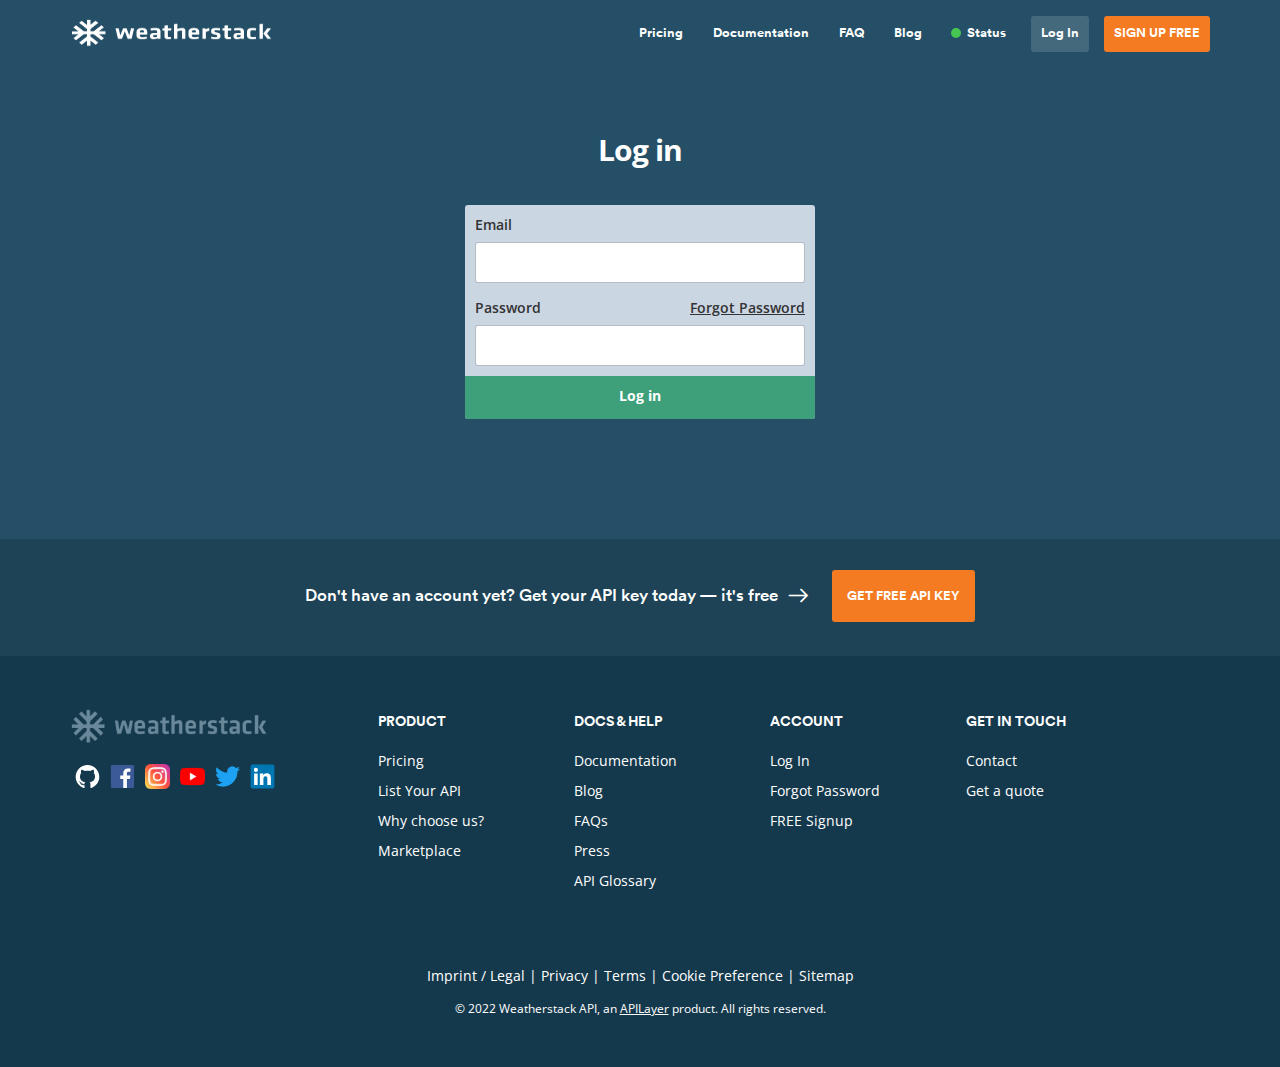
<file: login.html>
<!DOCTYPE html>
<html class="weatherstack login">

<head>

    <meta charset="utf-8">
    <title>Log in - weatherstack</title>

    <!-- Global site tag (gtag.js) - Google Analytics -->
    <script async src="https://www.googletagmanager.com/gtag/js?id=UA-62924033-23"></script>

    <script>
        window.dataLayer = window.dataLayer || [];

        function gtag() {
            dataLayer.push(arguments);
        }
        gtag('js', new Date());

        gtag('config', 'UA-62924033-23');
    </script>
    <!-- Google Tag Manager -->
    <script>
        (function(w, d, s, l, i) {
            w[l] = w[l] || [];
            w[l].push({
                'gtm.start': new Date().getTime(),
                event: 'gtm.js'
            });
            var f = d.getElementsByTagName(s)[0],
                j = d.createElement(s),
                dl = l != 'dataLayer' ? '&l=' + l : '';
            j.async = true;
            j.src =
                'https://www.googletagmanager.com/gtm.js?id=' + i + dl;
            f.parentNode.insertBefore(j, f);
        })(window, document, 'script', 'dataLayer', 'GTM-K58DCFS');
    </script>
    <!-- End Google Tag Manager -->

    <script>
        window.stripePublishableKey = 'pk_live_SbOhR0mPK55dMckhtbSufjdM';
    </script>

    <meta name="google-site-verification" content="yDCufI3fgc3DdreycuEwJML88yWxFkTOIv-zorrtGuQ" />

    <meta name="description" content="Log in to your account and manage your billing information, profile, password, API access key and subscription plan." />
    <meta name="keywords" content="" />
    <meta name="viewport" content="width=device-width, initial-scale=1.0, maximum-scale=1.0, user-scalable=no" />
    <meta name="facebook-domain-verification" content="68ni86tlyu91elhzob3vu4dxafstlr" />

    <link rel="stylesheet" href="https://cdn.linearicons.com/free/1.0.0/icon-font.min.css">
    <link rel="canonical" href="https://weatherstack.com/login">
    <link rel="shortcut icon" href="./site_images/icon.svg">
    <link rel="apple-touch-icon" href="./site_images/weatherstack_icon.png">


    <link href="./site_css/style.css" rel="stylesheet" media="screen">

    <script src="./site_js/jquery-1.11.3.min.js" type="text/javascript"></script>

</head>

<body class="">
    <!-- Google Tag Manager (noscript) -->
    <noscript><iframe src="https://www.googletagmanager.com/ns.html?id=GTM-K58DCFS"
						height="0" width="0" style="display:none;visibility:hidden"></iframe></noscript>
    <!-- End Google Tag Manager (noscript) -->
    <div>
        <nav class="header ">
            <div class="container">
                <div class="logo">
                    <a title="weatherstack Logo" href="./index.html"><img draggable="false" alt="weatherstack Logo" width="202" height="28" src="./site_images/weatherstack_logo_white.png"></a>
                </div>
                <span data-header-toggle="true" class="mobile_menu_icon"></span>
                <ul>
                    <li><a title="Pricing Plans" href="./product.html">Pricing</a></li>
                    <li><a title="API Documentation" href="./documentation.html">Documentation</a></li>
                    <li><a title="Frequently Asked Questions" href="./faq.html">FAQ</a></li>
                    <!-- <li><a title="Affiliate Program" href="/affiliates">Affiliates</a></li> -->
                    <li><a title="apilayer Blog" href="./blog.html">Blog</a></li>
                    <li class="status"><a title="weatherstack System Status" target="_blank" href="">Status</a></li>

                    <li class="action login"><a title="Log in to your account" href="./login.html">Log In</a></li>
                    <li class="action cta"><a title="Start using the API" href="./free.html">Sign Up Free</a></li>

                </ul>
            </div>
        </nav>



        <section class="preapp login">

            <div class="container">

                <h2><strong>Log in</strong></h2>

                <form name="login" action="/signin" method="post">


                    <fieldset class="alerts hidden">



                    </fieldset>

                    <fieldset>

                        <div class="line">
                            <label for="email">Email</label>
                            <input id="email" type="email" name="email_address" value="" />
                        </div>

                        <div class="line">
                            <label for="password">Password <a tabindex="-1" title="Reset your password" class="forgot" href="/forgot">Forgot Password</a></label>
                            <input id="password" type="password" name="password" value="" />
                        </div>

                        <label for="submit" class="submit">Log in</label>
                        <input type="submit" id="submit" class="hidden" name="submit">

                    </fieldset>

                </form>

            </div>

        </section>

        <section class="cta in_preapp">

            <div class="container">

                <p><span>Don't have an account yet? Get your API key today — it's free</span> <a title="Get free API access" href="/product">Get Free API Key</a></p>

            </div>

        </section>

        <!-- start template -->
        <footer>
            <!-- start product footer -->
            <div class="container custom-container">
                <div class="right_side copyright-section">
                    <div class="footer-logo">
                        <a href="/"><img draggable="false" class="logo" src="./site_images/weatherstack_logo_footer.png" alt="Weatcherstack Logo" width="197" height="35"></a>
                    </div>
                    <div class="social-links">
                        <div class="github social-logo">
                            <a target="_blank" href="https://github.com/apilayer/weatherstack"><img draggable="false" src="./site_images/github-original.svg" width="25" height="25"></a>
                        </div>
                        <div class="facebook social-logo">
                            <a target="_blank" href="https://www.facebook.com/APILayer/"><img draggable="false" src="./site_images/facebook-original.svg" width="25" height="25"></a>
                        </div>
                        <div class="instagram social-logo">
                            <a target="_blank" href="https://www.instagram.com/apilayer/"><img draggable="false" src="./site_images/instagram.png" width="25" height="25"></a>
                        </div>
                        <div class="youtube social-logo">
                            <a target="_blank" href="https://www.youtube.com/channel/UCwDncja3klyMhkKXWV1zoNQ"><img draggable="false" src="./site_images/youtube.png" width="25" height="25"></a>
                        </div>
                        <div class="twitter social-logo">
                            <a target="_blank" href="https://twitter.com/apilayer/"><img draggable="false" src="./site_images/twitter-original.svg" width="25" height="25"></a>
                        </div>
                        <div class="linkedin social-logo">
                            <a target="_blank" href="https://www.linkedin.com/authwall?trk=ripf&trkInfo=AQESw3_dz9mOEAAAAYMMykyAXLrKWTKL3Q6geO69ZLgKpP17rEgX7iUGjaigeEGynL1Rie-9w6to3tGsRihPBx-uPO7pGgRqEJ4FblxJDHlbg_VON-P_QB1Wzu_fRjrA8auiqyg=&original_referer=https://apilayer.com/&sessionRedirect=https%3A%2F%2Fwww.linkedin.com%2Fcompany%2Fapilayer%2F"><img draggable="false" src="./site_images/linkedin-original.svg" width="25" height="25"></a>
                        </div>
                    </div>
                </div>
                <ul>
                    <li class="heading">PRODUCT</li>
                    <li><a href="/product" hreflang="en">Pricing</a></li>
                    <li><a target="_blank" href="https://apilayer.com/provider" hreflang="en">List Your API</a>
                    </li>
                    <li><a target="_blank" href="https://apilayer.com/why-choose-apilayer" hreflang="en">Why choose us?</a>
                    </li>
                    <li><a target="_blank" href="https://apilayer.com/marketplace" hreflang="en">Marketplace</a></li>
                    <!-- <li><a title="Affiliate Program" href="/affiliates">Affiliates</a></li> -->
                </ul>
                <ul>
                    <li class="heading">DOCS & HELP</li>
                    <li><a href="/documentation" hreflang="en">Documentation</a></li>
                    <li><a href="https://blog.weatherstack.com/" hreflang="en">Blog</a></li>
                    <li><a href="/faq" hreflang="en">FAQs</a></li>
                    <li><a target="_blank" href="https://apilayer.com/press" hreflang="en">Press</a></li>
                    <li><a href="/api-glossary" hreflang="en">API Glossary</a></li>
                </ul>
                <ul>
                    <li class="heading">ACCOUNT</li>
                    <li><a href="/login" hreflang="en">Log In</a></li>
                    <li><a href="/forgot" hreflang="en">Forgot Password</a></li>
                    <li><a href="/signup/free" hreflang="en">FREE Signup</a></li>
                </ul>
                <ul>
                    <li class="heading">GET IN TOUCH</li>
                    <li><a class="apilayer-support" hreflang="en">Contact</a></li>
                    <li><a class="apilayer-support" hreflang="en">Get a quote</a></li>
                </ul>

                <div id="ownership-popup" class="overlay" style="display:none;">
                    <div class="popup">
                        <img src="./site_images/Api-PopUp-Banner.png">
                    </div>
                </div>
            </div>
            <!-- end product footer -->
            <div class="container">
                <div class="copyright-link">
                    <a target="_blank" href="https://www.ideracorp.com/legal/APILayer">Imprint / Legal</a> | <a target="_blank" href="https://www.ideracorp.com/Legal/APILayer/PrivacyStatement">Privacy</a> | <a target="_blank" href="https://www.ideracorp.com/Legal/Terms-of-Use">Terms</a>                    | <a target="_blank" href="https://www.ideracorp.com/Legal/APILayer/PrivacyStatement">Cookie Preference</a> | <a href="https://weatherstack.com/sitemap.php">Sitemap</a>
                </div>
                <div class="copyright-text">
                    <span>© 2022 Weatherstack API, an <a target="_blank" href="https://apilayer.com/">APILayer</a>  product. All rights reserved.</span>
                </div>
            </div>
        </footer>
    </div>
    <script src="./site_js/scripts.js"></script>
    <script src="https://www.google.com/recaptcha/api.js"></script>
    <script src="/js/shared/countries.js" defer="defer" id="countries">
        {
            "Australia": ["New South Wales", "Queensland", "South Australia", "Tasmania", "Victoria", "Western Australia"],
            "Brazil": ["Acre", "Alagoas", "Amap\u00e1", "Amazonas", "Bahia", "Cear\u00e1", "Distrito Federal", "Esp\u00edrito Santo", "Goi\u00e1s", "Maranh\u00e3o", "Mato Grosso", "Mato Grosso do Sul", "Minas Gerais", "Paran\u00e1", "Para\u00edba", "Par\u00e1", "Pernambuco", "Piau\u00ed", "Rio Grande do Norte", "Rio Grande do Sul", "Rio de Janeiro", "Rond\u00f4nia", "Roraima", "Santa Catarina", "Sergipe", "S\u00e3o Paulo", "Tocantins"],
            "Canada": ["Alberta", "British Columbia", "Manitoba", "New Brunswick", "Newfoundland and Labrador", "Northwest Territories", "Nova Scotia", "Nunavut", "Ontario", "Prince Edward Island", "Quebec", "Saskatchewan", "Yukon"],
            "Ethiopia": ["Addis Ababa", "Afar", "Amhara", "Benshangul-Gumaz", "Dire Dawa", "Gambela Peoples", "Harari People", "Oromia", "Somali", "Southern Nations, Nationalities and Peoples", "Tigray"],
            "Germany": ["Baden-W\u00fcrttemberg", "Bayern", "Berlin", "Brandenburg", "Bremen", "Hamburg", "Hessen", "Mecklenburg-Vorpommern", "Niedersachsen", "Nordrhein-Westfalen", "Rheinland-Pfalz", "Saarland", "Sachsen", "Sachsen-Anhalt", "Schleswig-Holstein", "Th\u00fcringen"],
            "India": ["Andhra Pradesh", "Arunachal Pradesh", "Assam", "Bihar", "Chhattisgarh", "Goa", "Gujarat", "Haryana", "Himachal ", "Jammu and Kashmir", "Jharkhand ", "Karnataka", "Kerala", "Madhya ", "Maharashtra", "Manipur", "Meghalaya", "Mizoram", "Nagaland", "Orissa", "Pradesh", "Pradesh", "Punjab", "Rajasthan", "Sikkim", "Tamil Nadu", "Tripura", "Uttar Pradesh", "Uttaranchal", "West Bengal"],
            "Mexico": ["Aguascalientes", "Baja California", "Baja California Sur", "Campeche", "Chiapas", "Chihuahua", "Coahuila", "Colima", "Distrito Federal", "Durango", "Guanajuato", "Guerrero", "Hidalgo", "Jalisco", "Michoac\u00e1n", "Morelos", "M\u00e9xico", "Nayarit", "Nuevo Le\u00f3n", "Oaxaca", "Puebla", "Quer\u00e9taro", "Quintana Roo", "San Luis Potos\u00ed", "Sinaloa", "Sonora", "Tabasco", "Tamaulipas", "Tlaxcala", "Veracruz", "Yucat\u00e1n", "Zacatecas"],
            "Micronesia, Federated States of": ["Chuuk", "Kosrae", "Pohnpei", "Yap"],
            "Myanmar": ["Ayeyarwady", "Bago", "Chin", "Kachin", "Kayah", "Kayin", "Magway", "Mandalay", "Mon", "Rakhine", "Sagaing", "Shan", "Tanintharyi", "Yangon"],
            "Nigeria": ["Abia", "Abuja Federal Capital Territory", "Adamawa", "Akwa Ibom", "Anambra", "Bauchi", "Bayelsa", "Benue", "Borno", "Cross River", "Delta", "Ebonyi", "Edo", "Ekiti", "Enugu", "Gombe", "Imo", "Jigawa", "Kaduna", "Kano", "Katsina", "Kebbi", "Kogi", "Kwara", "Lagos", "Nassarawa", "Niger", "Ogun", "Ondo", "Osun", "Oyo", "Plateau", "Rivers", "Sokoto", "Taraba", "Yobe", "Zamfara"],
            "Palau": ["Aimeliik", "Airai", "Angaur", "Hatobohei", "Kayangel", "Koror", "Melekeok", "Ngaraard", "Ngarchelong", "Ngardmau", "Ngatpang", "Ngchesar", "Ngeremlengui", "Ngiwal", "Peleliu", "Sonsorol"],
            "South Sudan": ["Central Equatoria", "Eastern Equatoria", "Jonglei", "Lakes", "Northern Bahr el Ghazal", "Unity", "Upper Nile", "Warrap", "Western Bahr el Ghazal", "Western Equatoria"],
            "United Arab Emirates": ["Abu Dhabi", "Ajman", "Dubai", "Fujairah", "Ra's al-Khaimah", "Sharjah", "Umm al-Qaiwain"],
            "United States": ["Alabama ", "Alaska", "American Samoa", "Arizona", "Arkansas", "California", "Colorado", "Connecticut", "Delaware", "District of Columbia", "Florida", "Georgia ", "Guam", "Hawaii", "Idaho", "Illinois", "Indiana", "Iowa", "Kansas", "Kentucky", "Louisiana", "Maine", "Maryland", "Massachusetts", "Michigan", "Minnesota", "Mississippi", "Missouri", "Montana", "Nebraska", "Nevada", "New Hampshire", "New Jersey", "New Mexico", "New York ", "North Carolina", "North Dakota", "Northern Mariana Islands", "Ohio", "Oklahoma", "Oregon", "Pennsylvania", "Puerto Rico", "Rhode Island", "South Carolina", "South Dakota", "Tennessee", "Texas", "Utah", "Vermont", "Virgin Islands", "Virginia", "Washington", "West Virginia", "Wisconsin", "Wyoming"]
        }
    </script>
</body>

</html>
</file>
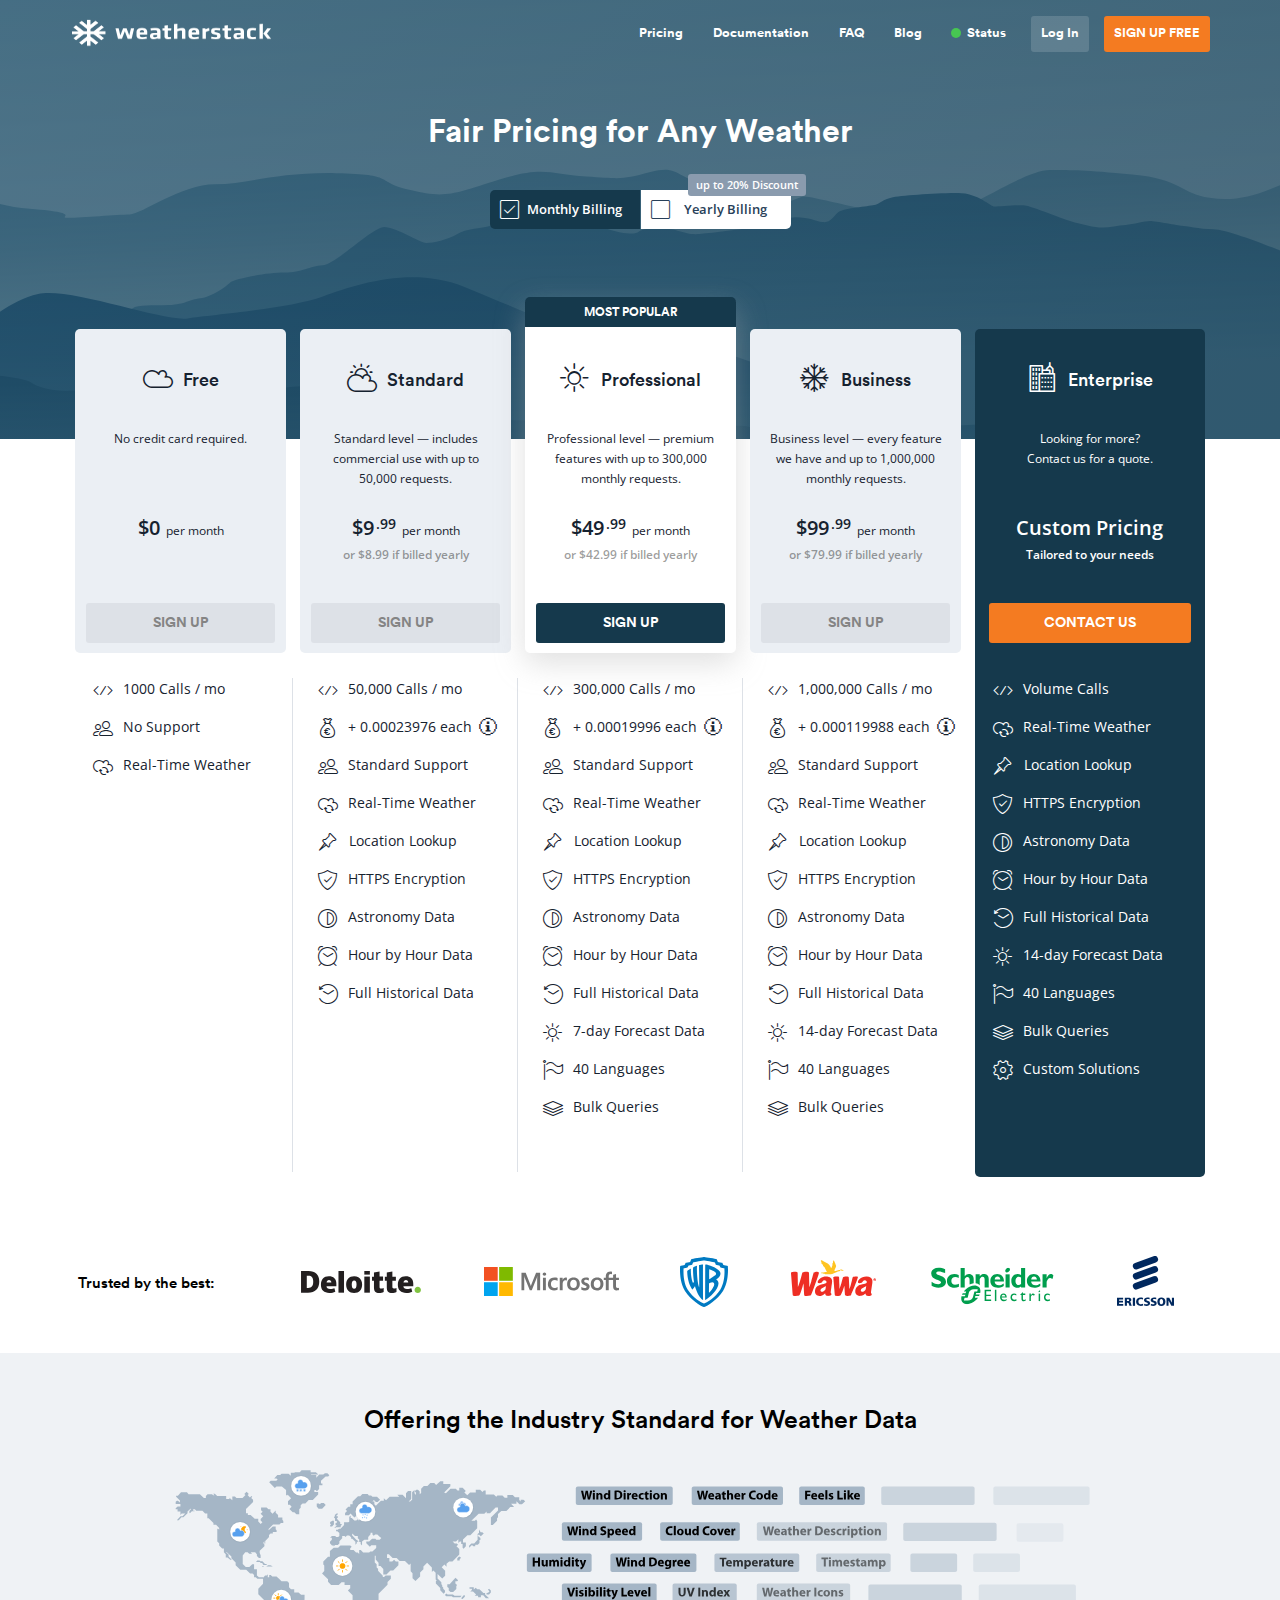
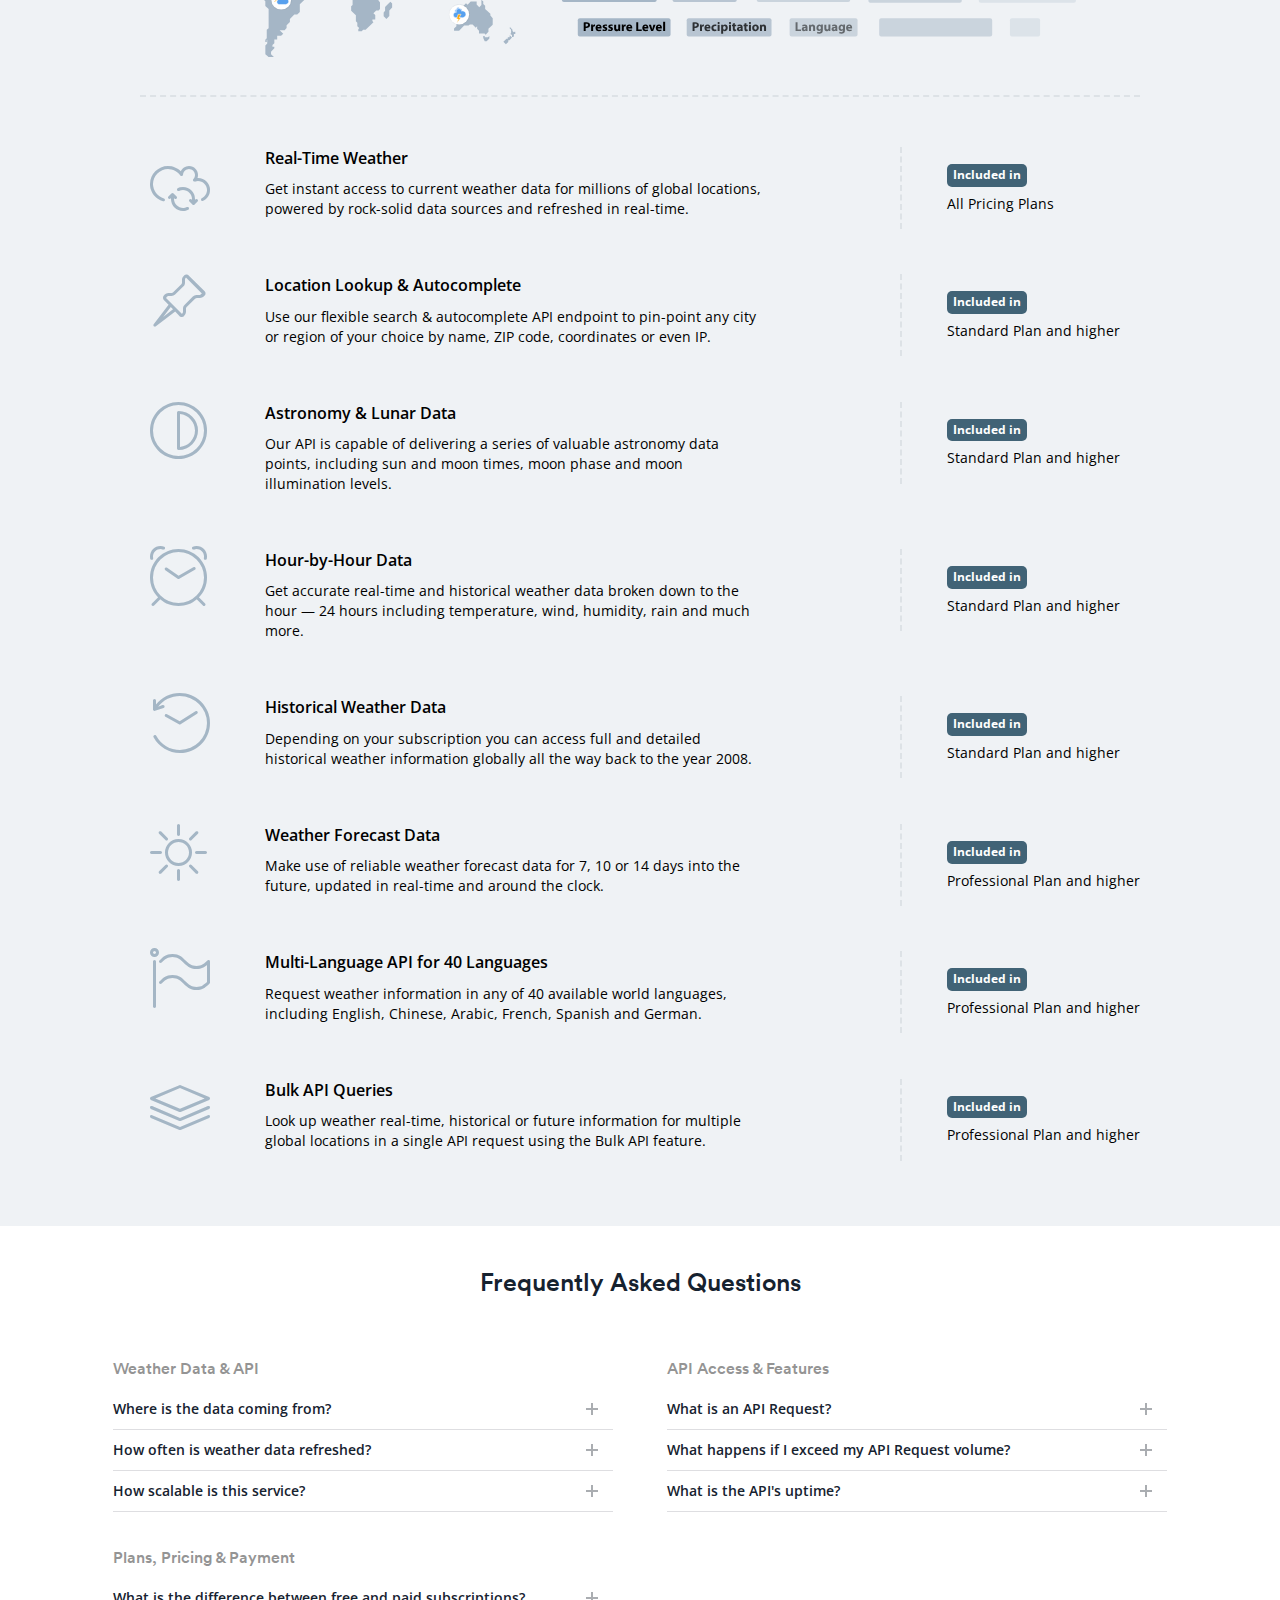
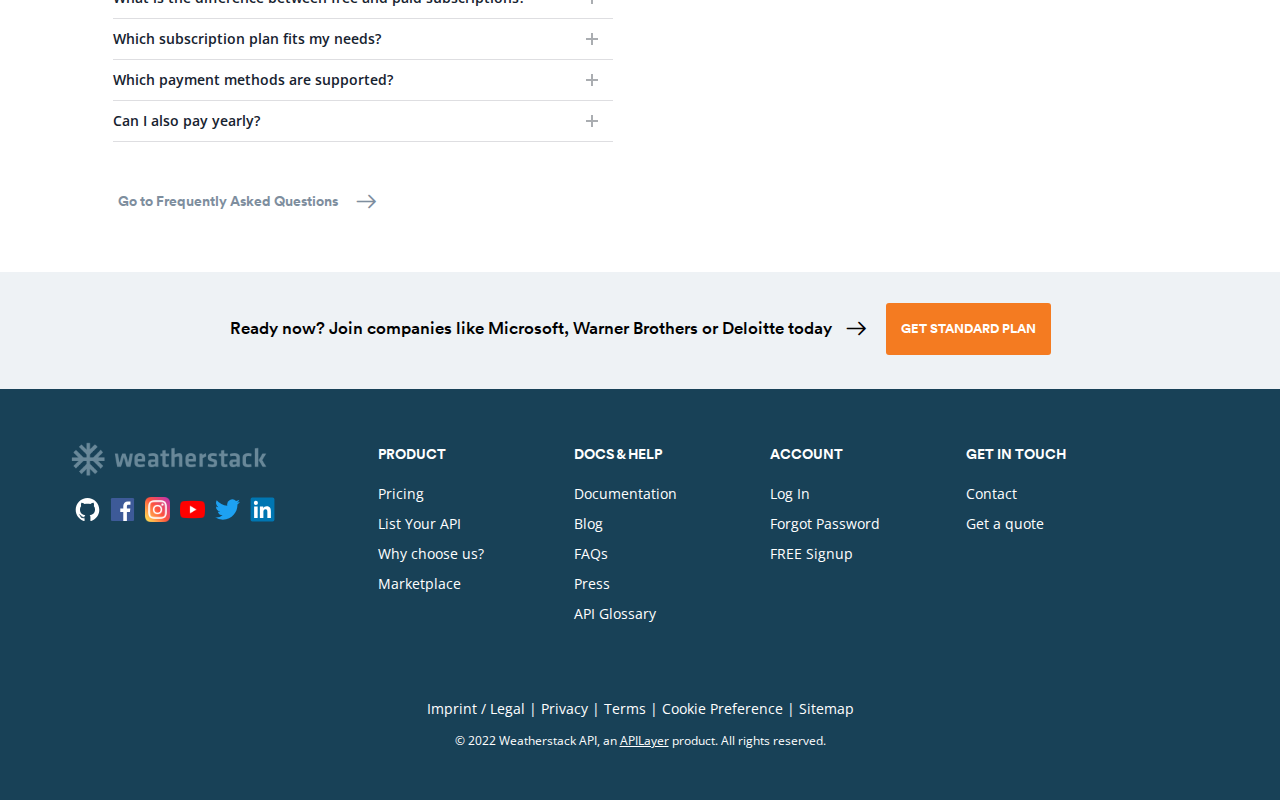
<file: product.html>
<!DOCTYPE html>
<html class="weatherstack pricing">

<head>

    <meta charset="utf-8">
    <title>Pricing - weatherstack</title>

    <!-- Global site tag (gtag.js) - Google Analytics -->
    <script async src="https://www.googletagmanager.com/gtag/js?id=UA-62924033-23"></script>

    <script>
        window.dataLayer = window.dataLayer || [];

        function gtag() {
            dataLayer.push(arguments);
        }
        gtag('js', new Date());

        gtag('config', 'UA-62924033-23');
    </script>
    <!-- Google Tag Manager -->
    <script>
        (function(w, d, s, l, i) {
            w[l] = w[l] || [];
            w[l].push({
                'gtm.start': new Date().getTime(),
                event: 'gtm.js'
            });
            var f = d.getElementsByTagName(s)[0],
                j = d.createElement(s),
                dl = l != 'dataLayer' ? '&l=' + l : '';
            j.async = true;
            j.src =
                'https://www.googletagmanager.com/gtm.js?id=' + i + dl;
            f.parentNode.insertBefore(j, f);
        })(window, document, 'script', 'dataLayer', 'GTM-K58DCFS');
    </script>
    <!-- End Google Tag Manager -->

    <script>
        window.stripePublishableKey = 'pk_live_SbOhR0mPK55dMckhtbSufjdM';
    </script>

    <meta name="google-site-verification" content="yDCufI3fgc3DdreycuEwJML88yWxFkTOIv-zorrtGuQ" />

    <meta name="description" content="Start out with our free plan or an affordable premium pricing plan for your use of weatherstack, a lightweight weather JSON API for any city worldwide." />
    <meta name="keywords" content="" />
    <meta name="viewport" content="width=device-width, initial-scale=1.0, maximum-scale=1.0, user-scalable=no" />
    <meta name="facebook-domain-verification" content="68ni86tlyu91elhzob3vu4dxafstlr" />

    <link rel="stylesheet" href="https://cdn.linearicons.com/free/1.0.0/icon-font.min.css">
    <link rel="canonical" href="https://weatherstack.com/product">
    <link rel="shortcut icon" href="./site_images/icon.svg">
    <link rel="apple-touch-icon" href="./site_images/weatherstack_icon.png">


    <link href="./site_css/style.css" rel="stylesheet" media="screen">

    <script src="./site_js/jquery-1.11.3.min.js" type="text/javascript"></script>

</head>

<body class="">
    <!-- Google Tag Manager (noscript) -->
    <noscript><iframe src="https://www.googletagmanager.com/ns.html?id=GTM-K58DCFS"
						height="0" width="0" style="display:none;visibility:hidden"></iframe></noscript>
    <!-- End Google Tag Manager (noscript) -->
    <div>
        <nav class="header ">
            <div class="container">
                <div class="logo">
                    <a title="weatherstack Logo" href="./index.html"><img draggable="false" alt="weatherstack Logo" width="202" height="28" src="./site_images/weatherstack_logo_white.png"></a>
                </div>
                <span data-header-toggle="true" class="mobile_menu_icon"></span>
                <ul>
                    <li><a title="Pricing Plans" href="./product.html">Pricing</a></li>
                    <li><a title="API Documentation" href="./documentation.html">Documentation</a></li>
                    <li><a title="Frequently Asked Questions" href="./faq.html">FAQ</a></li>
                    <!-- <li><a title="Affiliate Program" href="/affiliates">Affiliates</a></li> -->
                    <li><a title="apilayer Blog" href="./blog.html">Blog</a></li>
                    <li class="status"><a title="weatherstack System Status" target="_blank" href="">Status</a></li>

                    <li class="action login"><a title="Log in to your account" href="./login.html">Log In</a></li>
                    <li class="action cta"><a title="Start using the API" href="./free.html">Sign Up Free</a></li>

                </ul>
            </div>
        </nav>



        <section class="hero pricing">

            <div class="container">

                <h2>Fair Pricing for Any Weather</h2>

                <div class="cycle">

                    <a data-cycle="monthly" class="monthly selected" href="javascript:void(0)">Monthly Billing</a>
                    <a data-cycle="yearly" class="yearly" href="javascript:void(0)">Yearly Billing</a>

                </div>

            </div>

        </section>

        <section class="pricing">

            <div class="container">

                <ul class="subscriptions">

                    <li class="free">

                        <div class="main_container">

                            <div class="mc_header">
                                <heading>Free</heading>
                            </div>

                            <p class="short_description">No credit card required.</p>

                            <div class="price">

                                <div class="monthly_data">
                                    <span>$0</span>
                                    <small class="frequency">per month</small>
                                    <small class="yearly_price">&nbsp;</small>
                                </div>

                                <div class="yearly_data">
                                    <span>$0</span>
                                    <small class="frequency">per month</small>
                                    <small class="yearly_price">&nbsp;</small>
                                </div>

                            </div>

                            <a class="signup_link" href="/signup/free" data-href-monthly="/signup/free" data-href-yearly="/signup/free" title="Sign up for the Free Plan">Sign Up</a>

                        </div>

                        <div class="features_container">

                            <ul>
                                <li class="feature_api_requests">1000 Calls / mo</li>
                                <li class="feature_support">No Support</li>
                                <li class="feature_current">Real-Time Weather</li>
                                <li class="feature_empty">&nbsp;</li>
                                <li class="feature_empty">&nbsp;</li>
                                <li class="feature_empty">&nbsp;</li>
                                <li class="feature_empty">&nbsp;</li>
                                <li class="feature_empty">&nbsp;</li>
                                <li class="feature_empty">&nbsp;</li>
                                <li class="feature_empty">&nbsp;</li>
                                <li class="feature_empty">&nbsp;</li>
                                <li class="feature_empty">&nbsp;</li>
                                <li class="feature_empty">&nbsp;</li>
                            </ul>

                        </div>

                    </li>

                    <li class="standard">

                        <div class="main_container">

                            <div class="mc_header">
                                <heading>Standard</heading>
                            </div>

                            <p class="short_description">Standard level — includes commercial use with up to 50,000 requests.</p>

                            <div class="price">

                                <div class="monthly_data">
                                    <span>$9</span><span class="align-top">.99</span>
                                    <small class="frequency">per month</small>
                                    <small class="yearly_price">or $8.99 if billed yearly</small>
                                </div>

                                <div class="yearly_data">
                                    <span>$8</span><span class="align-top">.99</span>
                                    <small class="frequency">per month</small>
                                    <small class="yearly_price">billed yearly</small>
                                </div>

                            </div>

                            <a class="signup_link" href="/signup/standard" data-href-monthly="/signup/standard" data-href-yearly="/signup/standard/yearly" title="Sign up for the Standard Plan">Sign Up</a>

                        </div>

                        <div class="features_container">

                            <ul>
                                <li class="feature_api_requests">50,000 Calls / mo</li>
                                <li class="currency_module">+ 0.00023976 each<a href="/billing-overages-documentation"><span class="billing_module"></span></a></li>
                                <li class="feature_support">Standard Support</li>
                                <li class="feature_current">Real-Time Weather</li>
                                <li class="feature_autocomplete">Location Lookup</li>
                                <li class="feature_https">HTTPS Encryption</li>
                                <li class="feature_astronomy">Astronomy Data</li>
                                <li class="feature_hourbyhour">Hour by Hour Data</li>
                                <li class="feature_history">Full Historical Data</li>
                                <li class="feature_empty">&nbsp;</li>
                                <li class="feature_empty">&nbsp;</li>
                                <li class="feature_empty">&nbsp;</li>
                                <li class="feature_empty">&nbsp;</li>
                            </ul>

                        </div>

                    </li>

                    <li class="business highlighted">

                        <div class="main_container">

                            <div class="mc_header">
                                <heading>Professional</heading>
                            </div>

                            <p class="short_description">Professional level — premium features with up to 300,000 monthly requests.</p>

                            <div class="price">

                                <div class="monthly_data">
                                    <span>$49</span><span class="align-top">.99</span>
                                    <small class="frequency">per month</small>
                                    <small class="yearly_price">or $42.99 if billed yearly</small>
                                </div>

                                <div class="yearly_data">
                                    <span>$42</span><span class="align-top">.99</span>
                                    <small class="frequency">per month</small>
                                    <small class="yearly_price">billed yearly</small>
                                </div>

                            </div>

                            <a class="signup_link" href="/signup/professional" data-href-monthly="/signup/professional" data-href-yearly="/signup/professional/yearly" title="Sign up for the Professional Plan">Sign Up</a>

                        </div>

                        <div class="features_container">

                            <ul>
                                <li class="feature_api_requests">300,000 Calls / mo</li>
                                <li class="currency_module">+ 0.00019996 each<a href="/billing-overages-documentation"><span class="billing_module"></span></a></li>
                                <li class="feature_support">Standard Support</li>
                                <li class="feature_current">Real-Time Weather</li>
                                <li class="feature_autocomplete">Location Lookup</li>
                                <li class="feature_https">HTTPS Encryption</li>
                                <li class="feature_astronomy">Astronomy Data</li>
                                <li class="feature_hourbyhour">Hour by Hour Data</li>
                                <li class="feature_history">Full Historical Data</li>
                                <li class="feature_forecast">7-day Forecast Data</li>
                                <li class="feature_languages">40 Languages</li>
                                <li class="feature_bulk">Bulk Queries</li>
                                <li class="feature_empty">&nbsp;</li>
                            </ul>

                        </div>

                    </li>

                    <li class="business_pro">

                        <div class="main_container">

                            <div class="mc_header">
                                <heading>Business</heading>
                            </div>

                            <p class="short_description">Business level — every feature we have and up to 1,000,000 monthly requests.</p>

                            <div class="price">

                                <div class="monthly_data">
                                    <span>$99</span><span class="align-top">.99</span>
                                    <small class="frequency">per month</small>
                                    <small class="yearly_price">or $79.99 if billed yearly</small>
                                </div>

                                <div class="yearly_data">
                                    <span>$79</span><span class="align-top">.99</span>
                                    <small class="frequency">per month</small>
                                    <small class="yearly_price">billed yearly</small>
                                </div>

                            </div>

                            <a class="signup_link" href="/signup/business" data-href-monthly="/signup/business" data-href-yearly="/signup/business/yearly" title="Sign up for the Business Plan">Sign Up</a>

                        </div>

                        <div class="features_container">

                            <ul>
                                <li class="feature_api_requests">1,000,000 Calls / mo</li>
                                <li class="currency_module">+ 0.000119988 each<a href="/billing-overages-documentation"><span class="billing_module"></span></a></span>
                                </li>
                                <li class="feature_support">Standard Support</li>
                                <li class="feature_current">Real-Time Weather</li>
                                <li class="feature_autocomplete">Location Lookup</li>
                                <li class="feature_https">HTTPS Encryption</li>
                                <li class="feature_astronomy">Astronomy Data</li>
                                <li class="feature_hourbyhour">Hour by Hour Data</li>
                                <li class="feature_history">Full Historical Data</li>
                                <li class="feature_forecast">14-day Forecast Data</li>
                                <li class="feature_languages">40 Languages</li>
                                <li class="feature_bulk">Bulk Queries</li>
                                <li class="feature_empty">&nbsp;</li>
                            </ul>

                        </div>

                    </li>

                    <li class="enterprise">

                        <div class="main_container">

                            <div class="mc_header">
                                <heading>Enterprise</heading>
                            </div>

                            <p class="short_description">Looking for more?<br> Contact us for a quote.</p>

                            <div class="price">

                                <div>
                                    <span>Custom Pricing</span>
                                    <small class="yearly_price">Tailored to your needs</small>
                                </div>

                            </div>

                            <a class="signup_link apilayer-support" title="Get a tailored solution">Contact Us</a>

                        </div>

                        <div class="features_container">

                            <ul>
                                <li class="feature_api_requests">Volume Calls</li>
                                <li class="feature_current">Real-Time Weather</li>
                                <li class="feature_autocomplete">Location Lookup</li>
                                <li class="feature_https">HTTPS Encryption</li>
                                <li class="feature_astronomy">Astronomy Data</li>
                                <li class="feature_hourbyhour">Hour by Hour Data</li>
                                <li class="feature_history">Full Historical Data</li>
                                <li class="feature_forecast">14-day Forecast Data</li>
                                <li class="feature_languages">40 Languages</li>
                                <li class="feature_bulk">Bulk Queries</li>
                                <li class="feature_custom">Custom Solutions</li>
                                <li class="feature_empty">&nbsp;</li>
                                <li class="feature_empty">&nbsp;</li>
                            </ul>

                        </div>

                    </li>

                </ul>

            </div>

        </section>

        <section class="customers">

            <div class="container">

                <ul>
                    <li>Trusted by the best:</li>
                    <li class="deloitte"></li>
                    <li class="microsoft"></li>
                    <li class="warnerbros"></li>
                    <li class="wawa"></li>
                    <li class="schneider"></li>
                    <li class="ericsson"></li>
                </ul>

            </div>

        </section>

        <section class="features_roundup">

            <div class="container">

                <h4>Offering the Industry Standard for Weather Data</h4>

                <div class="row realtime_weather">

                    <span class="heading">Real-Time Weather</span>
                    <p>Get instant access to current weather data for millions of global locations, powered by rock-solid data sources and refreshed in real-time.</p>

                    <div class="included_in"><span>Included in</span> <span>All Pricing Plans</span></div>

                </div>

                <div class="row location_search">

                    <span class="heading">Location Lookup & Autocomplete</span>
                    <p>Use our flexible search & autocomplete API endpoint to pin-point any city or region of your choice by name, ZIP code, coordinates or even IP.</p>

                    <div class="included_in"><span>Included in</span> <span>Standard Plan and higher</span></div>

                </div>

                <div class="row astronomy_data">

                    <span class="heading">Astronomy & Lunar Data</span>
                    <p>Our API is capable of delivering a series of valuable astronomy data points, including sun and moon times, moon phase and moon illumination levels.</p>

                    <div class="included_in"><span>Included in</span> <span>Standard Plan and higher</span></div>

                </div>

                <div class="row hourbyhour_data">

                    <span class="heading">Hour-by-Hour Data</span>
                    <p>Get accurate real-time and historical weather data broken down to the hour — 24 hours including temperature, wind, humidity, rain and much more.</p>

                    <div class="included_in"><span>Included in</span> <span>Standard Plan and higher</span></div>

                </div>

                <div class="row historical_data">

                    <span class="heading">Historical Weather Data</span>
                    <p>Depending on your subscription you can access full and detailed historical weather information globally all the way back to the year 2008.</p>

                    <div class="included_in"><span>Included in</span> <span>Standard Plan and higher</span></div>

                </div>

                <div class="row forecast_data">

                    <span class="heading">Weather Forecast Data</span>
                    <p>Make use of reliable weather forecast data for 7, 10 or 14 days into the future, updated in real-time and around the clock.</p>

                    <div class="included_in"><span>Included in</span> <span>Professional Plan and higher</span></div>

                </div>

                <div class="row languages">

                    <span class="heading">Multi-Language API for 40 Languages</span>
                    <p>Request weather information in any of 40 available world languages, including English, Chinese, Arabic, French, Spanish and German.</p>

                    <div class="included_in"><span>Included in</span> <span>Professional Plan and higher</span></div>

                </div>

                <div class="row bulk_queries">

                    <span class="heading">Bulk API Queries</span>
                    <p>Look up weather real-time, historical or future information for multiple global locations in a single API request using the Bulk API feature.</p>

                    <div class="included_in"><span>Included in</span> <span>Professional Plan and higher</span></div>

                </div>

            </div>

        </section>

        <section class="faq on_pricing">

            <div class="container">

                <h2>Frequently Asked Questions</h2>

                <div class="inline_left">

                    <div class="topic">

                        <h3>Weather Data & API</h3>

                        <ul>

                            <li>
                                <p class="question">Where is the data coming from?</p>
                                <p class="answer">The weatherstack API is licensing weather data from some of the largest weather stations and weather data providers in the world, all of which are closely monitored for consistency and data accuracy around the clock.</p>
                            </li>

                            <li>
                                <p class="question">How often is weather data refreshed?</p>
                                <p class="answer">Weather data returned by the API as well as weather forecast data always contains the most up-to-date weather information at the current point in time, updated in real-time.</p>
                            </li>

                            <li>
                                <p class="question">How scalable is this service?</p>
                                <p class="answer">The weatherstack API is powered by apilayer cloud infrastructure, a system some of the world's most popular real-time API services are running on, making it highly scalable and flexible at any step of the way.</p>
                            </li>

                        </ul>

                    </div>

                    <div class="topic">

                        <h3>Plans, Pricing & Payment</h3>

                        <ul>

                            <li>
                                <p class="question">What is the difference between free and paid subscriptions?</p>
                                <p class="answer">The weatherstack Free Plan is a way of getting familiar with the API, offering basic API functionality and a limitation of 1,000 monthly API lookups.<br><br> As soon as you need a higher volume or advanced API features,
                                    you can choose from one of the premium subscriptions or <a target="_blank" title="Get a custom solution" class="apilayer-support">contact us</a> for a custom solution.</p>
                            </li>

                            <li>
                                <p class="question">Which subscription plan fits my needs?</p>
                                <p class="answer">The most decisive factor when it comes to your technical requirements is the number of monthly weather data requests you need to make per month. Other factors include HTTPS encryption, historical data, forecast data, and
                                    more. <br><br><a target="_blank" title="Sign up for the Free Plan" href="/signup/free">Signing up for the Free Plan</a> is a great way of getting to know the API and implementing it without any commitments. </p>
                            </li>

                            <li>
                                <p class="question">Which payment methods are supported?</p>
                                <p class="answer">Payments can be made via credit card (Visa, MasterCard, Discover, Diner's Club, American Express). Enterprise and high-volume customers may request annual bank transfer payments to be enabled. You can change your payment
                                    method at any given time in the "Payment" section of your account dashboard.</p>
                            </li>

                            <li>
                                <p class="question">Can I also pay yearly?</p>
                                <p class="answer">Yes. If you choose annual billing, the total price of your subscription plan will be up to 20% lower than the total amount you would pay with a monthly payment frequency.</p>
                            </li>

                        </ul>

                    </div>

                    <div class="topic">

                        <a title="Frequently Asked Questions" href="/faq" class="view_all">Go to Frequently Asked Questions</a>

                    </div>

                </div>

                <div class="inline_right">

                    <div class="topic">

                        <h3>API Access & Features</h3>

                        <ul>

                            <li>
                                <p class="question">What is an API Request?</p>
                                <p class="answer">Pricing is based on the number of monthly API requests allowed. Each time the weatherstack API service is used to look up a weather information, one API request is consumed. API errors are not counted towards your monthly
                                    quota. </p>
                            </li>

                            <li>
                                <p class="question">What happens if I exceed my API Request volume?</p>
                                <p class="answer">Users will be automatically notified via email and in their account dashboard as soon as at least 75%, 90%, and 100% of their monthly API quota has been reached. Since we are aware that data requirements may be very variable,
                                    your quota may be exceeded by a maximum of 5%.</p>
                            </li>

                            <li>
                                <p class="question">What is the API's uptime?</p>
                                <p class="answer">Our API's system status is closely monitored around the clock. Every effort is made to ensure the highest possible level of availability and consistency, and we are proud to have an average uptime rate of nearly 100% (99.9%),
                                    calculated based on the past 12 months. <br><br> There is a public API status page available at the following URL: <a target="_blank" title="weatherstack Status Page" href="https://status.weatherstack.com">status.weatherstack.com</a>.</p>
                            </li>

                        </ul>

                    </div>

                </div>

            </div>

        </section>

        <section class="cta">

            <div class="container">

                <p><span>Ready now? Join companies like Microsoft, Warner Brothers or Deloitte today </span> <a title="Sign up for the Standard Plan" href="/signup/standard">Get Standard Plan</a></p>

            </div>

        </section>



        <!-- start template -->
        <footer>
            <!-- start product footer -->
            <div class="container custom-container">
                <div class="right_side copyright-section">
                    <div class="footer-logo">
                        <a href="/"><img draggable="false" class="logo" src="./site_images/weatherstack_logo_footer.png" alt="Weatcherstack Logo" width="197" height="35"></a>
                    </div>
                    <div class="social-links">
                        <div class="github social-logo">
                            <a target="_blank" href="https://github.com/apilayer/weatherstack"><img draggable="false" src="./site_images/github-original.svg" width="25" height="25"></a>
                        </div>
                        <div class="facebook social-logo">
                            <a target="_blank" href="https://www.facebook.com/APILayer/"><img draggable="false" src="./site_images/facebook-original.svg" width="25" height="25"></a>
                        </div>
                        <div class="instagram social-logo">
                            <a target="_blank" href="https://www.instagram.com/apilayer/"><img draggable="false" src="./site_images/instagram.png" width="25" height="25"></a>
                        </div>
                        <div class="youtube social-logo">
                            <a target="_blank" href="https://www.youtube.com/channel/UCwDncja3klyMhkKXWV1zoNQ"><img draggable="false" src="./site_images/youtube.png" width="25" height="25"></a>
                        </div>
                        <div class="twitter social-logo">
                            <a target="_blank" href="https://twitter.com/apilayer/"><img draggable="false" src="./site_images/twitter-original.svg" width="25" height="25"></a>
                        </div>
                        <div class="linkedin social-logo">
                            <a target="_blank" href="https://www.linkedin.com/authwall?trk=ripf&trkInfo=AQESw3_dz9mOEAAAAYMMykyAXLrKWTKL3Q6geO69ZLgKpP17rEgX7iUGjaigeEGynL1Rie-9w6to3tGsRihPBx-uPO7pGgRqEJ4FblxJDHlbg_VON-P_QB1Wzu_fRjrA8auiqyg=&original_referer=https://apilayer.com/&sessionRedirect=https%3A%2F%2Fwww.linkedin.com%2Fcompany%2Fapilayer%2F"><img draggable="false" src="./site_images/linkedin-original.svg" width="25" height="25"></a>
                        </div>
                    </div>
                </div>
                <ul>
                    <li class="heading">PRODUCT</li>
                    <li><a href="/product" hreflang="en">Pricing</a></li>
                    <li><a target="_blank" href="https://apilayer.com/provider" hreflang="en">List Your API</a>
                    </li>
                    <li><a target="_blank" href="https://apilayer.com/why-choose-apilayer" hreflang="en">Why choose us?</a>
                    </li>
                    <li><a target="_blank" href="https://apilayer.com/marketplace" hreflang="en">Marketplace</a></li>
                    <!-- <li><a title="Affiliate Program" href="/affiliates">Affiliates</a></li> -->
                </ul>
                <ul>
                    <li class="heading">DOCS & HELP</li>
                    <li><a href="/documentation" hreflang="en">Documentation</a></li>
                    <li><a href="https://blog.weatherstack.com/" hreflang="en">Blog</a></li>
                    <li><a href="/faq" hreflang="en">FAQs</a></li>
                    <li><a target="_blank" href="https://apilayer.com/press" hreflang="en">Press</a></li>
                    <li><a href="/api-glossary" hreflang="en">API Glossary</a></li>
                </ul>
                <ul>
                    <li class="heading">ACCOUNT</li>
                    <li><a href="/login" hreflang="en">Log In</a></li>
                    <li><a href="/forgot" hreflang="en">Forgot Password</a></li>
                    <li><a href="/signup/free" hreflang="en">FREE Signup</a></li>
                </ul>
                <ul>
                    <li class="heading">GET IN TOUCH</li>
                    <li><a class="apilayer-support" hreflang="en">Contact</a></li>
                    <li><a class="apilayer-support" hreflang="en">Get a quote</a></li>
                </ul>

                <div id="ownership-popup" class="overlay" style="display:none;">
                    <div class="popup">
                        <img src="./site_images/Api-PopUp-Banner.png">
                    </div>
                </div>
            </div>
            <!-- end product footer -->
            <div class="container">
                <div class="copyright-link">
                    <a target="_blank" href="https://www.ideracorp.com/legal/APILayer">Imprint / Legal</a> | <a target="_blank" href="https://www.ideracorp.com/Legal/APILayer/PrivacyStatement">Privacy</a> | <a target="_blank" href="https://www.ideracorp.com/Legal/Terms-of-Use">Terms</a>                    | <a target="_blank" href="https://www.ideracorp.com/Legal/APILayer/PrivacyStatement">Cookie Preference</a> | <a href="https://weatherstack.com/sitemap.php">Sitemap</a>
                </div>
                <div class="copyright-text">
                    <span>© 2022 Weatherstack API, an <a target="_blank" href="https://apilayer.com/">APILayer</a>  product. All rights reserved.</span>
                </div>
            </div>
        </footer>
    </div>
    <script src="./site_js/scripts.js"></script>
    <script src="https://www.google.com/recaptcha/api.js"></script>
    <script src="/js/shared/countries.js" defer="defer" id="countries">
        {
            "Australia": ["New South Wales", "Queensland", "South Australia", "Tasmania", "Victoria", "Western Australia"],
            "Brazil": ["Acre", "Alagoas", "Amap\u00e1", "Amazonas", "Bahia", "Cear\u00e1", "Distrito Federal", "Esp\u00edrito Santo", "Goi\u00e1s", "Maranh\u00e3o", "Mato Grosso", "Mato Grosso do Sul", "Minas Gerais", "Paran\u00e1", "Para\u00edba", "Par\u00e1", "Pernambuco", "Piau\u00ed", "Rio Grande do Norte", "Rio Grande do Sul", "Rio de Janeiro", "Rond\u00f4nia", "Roraima", "Santa Catarina", "Sergipe", "S\u00e3o Paulo", "Tocantins"],
            "Canada": ["Alberta", "British Columbia", "Manitoba", "New Brunswick", "Newfoundland and Labrador", "Northwest Territories", "Nova Scotia", "Nunavut", "Ontario", "Prince Edward Island", "Quebec", "Saskatchewan", "Yukon"],
            "Ethiopia": ["Addis Ababa", "Afar", "Amhara", "Benshangul-Gumaz", "Dire Dawa", "Gambela Peoples", "Harari People", "Oromia", "Somali", "Southern Nations, Nationalities and Peoples", "Tigray"],
            "Germany": ["Baden-W\u00fcrttemberg", "Bayern", "Berlin", "Brandenburg", "Bremen", "Hamburg", "Hessen", "Mecklenburg-Vorpommern", "Niedersachsen", "Nordrhein-Westfalen", "Rheinland-Pfalz", "Saarland", "Sachsen", "Sachsen-Anhalt", "Schleswig-Holstein", "Th\u00fcringen"],
            "India": ["Andhra Pradesh", "Arunachal Pradesh", "Assam", "Bihar", "Chhattisgarh", "Goa", "Gujarat", "Haryana", "Himachal ", "Jammu and Kashmir", "Jharkhand ", "Karnataka", "Kerala", "Madhya ", "Maharashtra", "Manipur", "Meghalaya", "Mizoram", "Nagaland", "Orissa", "Pradesh", "Pradesh", "Punjab", "Rajasthan", "Sikkim", "Tamil Nadu", "Tripura", "Uttar Pradesh", "Uttaranchal", "West Bengal"],
            "Mexico": ["Aguascalientes", "Baja California", "Baja California Sur", "Campeche", "Chiapas", "Chihuahua", "Coahuila", "Colima", "Distrito Federal", "Durango", "Guanajuato", "Guerrero", "Hidalgo", "Jalisco", "Michoac\u00e1n", "Morelos", "M\u00e9xico", "Nayarit", "Nuevo Le\u00f3n", "Oaxaca", "Puebla", "Quer\u00e9taro", "Quintana Roo", "San Luis Potos\u00ed", "Sinaloa", "Sonora", "Tabasco", "Tamaulipas", "Tlaxcala", "Veracruz", "Yucat\u00e1n", "Zacatecas"],
            "Micronesia, Federated States of": ["Chuuk", "Kosrae", "Pohnpei", "Yap"],
            "Myanmar": ["Ayeyarwady", "Bago", "Chin", "Kachin", "Kayah", "Kayin", "Magway", "Mandalay", "Mon", "Rakhine", "Sagaing", "Shan", "Tanintharyi", "Yangon"],
            "Nigeria": ["Abia", "Abuja Federal Capital Territory", "Adamawa", "Akwa Ibom", "Anambra", "Bauchi", "Bayelsa", "Benue", "Borno", "Cross River", "Delta", "Ebonyi", "Edo", "Ekiti", "Enugu", "Gombe", "Imo", "Jigawa", "Kaduna", "Kano", "Katsina", "Kebbi", "Kogi", "Kwara", "Lagos", "Nassarawa", "Niger", "Ogun", "Ondo", "Osun", "Oyo", "Plateau", "Rivers", "Sokoto", "Taraba", "Yobe", "Zamfara"],
            "Palau": ["Aimeliik", "Airai", "Angaur", "Hatobohei", "Kayangel", "Koror", "Melekeok", "Ngaraard", "Ngarchelong", "Ngardmau", "Ngatpang", "Ngchesar", "Ngeremlengui", "Ngiwal", "Peleliu", "Sonsorol"],
            "South Sudan": ["Central Equatoria", "Eastern Equatoria", "Jonglei", "Lakes", "Northern Bahr el Ghazal", "Unity", "Upper Nile", "Warrap", "Western Bahr el Ghazal", "Western Equatoria"],
            "United Arab Emirates": ["Abu Dhabi", "Ajman", "Dubai", "Fujairah", "Ra's al-Khaimah", "Sharjah", "Umm al-Qaiwain"],
            "United States": ["Alabama ", "Alaska", "American Samoa", "Arizona", "Arkansas", "California", "Colorado", "Connecticut", "Delaware", "District of Columbia", "Florida", "Georgia ", "Guam", "Hawaii", "Idaho", "Illinois", "Indiana", "Iowa", "Kansas", "Kentucky", "Louisiana", "Maine", "Maryland", "Massachusetts", "Michigan", "Minnesota", "Mississippi", "Missouri", "Montana", "Nebraska", "Nevada", "New Hampshire", "New Jersey", "New Mexico", "New York ", "North Carolina", "North Dakota", "Northern Mariana Islands", "Ohio", "Oklahoma", "Oregon", "Pennsylvania", "Puerto Rico", "Rhode Island", "South Carolina", "South Dakota", "Tennessee", "Texas", "Utah", "Vermont", "Virgin Islands", "Virginia", "Washington", "West Virginia", "Wisconsin", "Wyoming"]
        }
    </script>
</body>

</html>
</file>
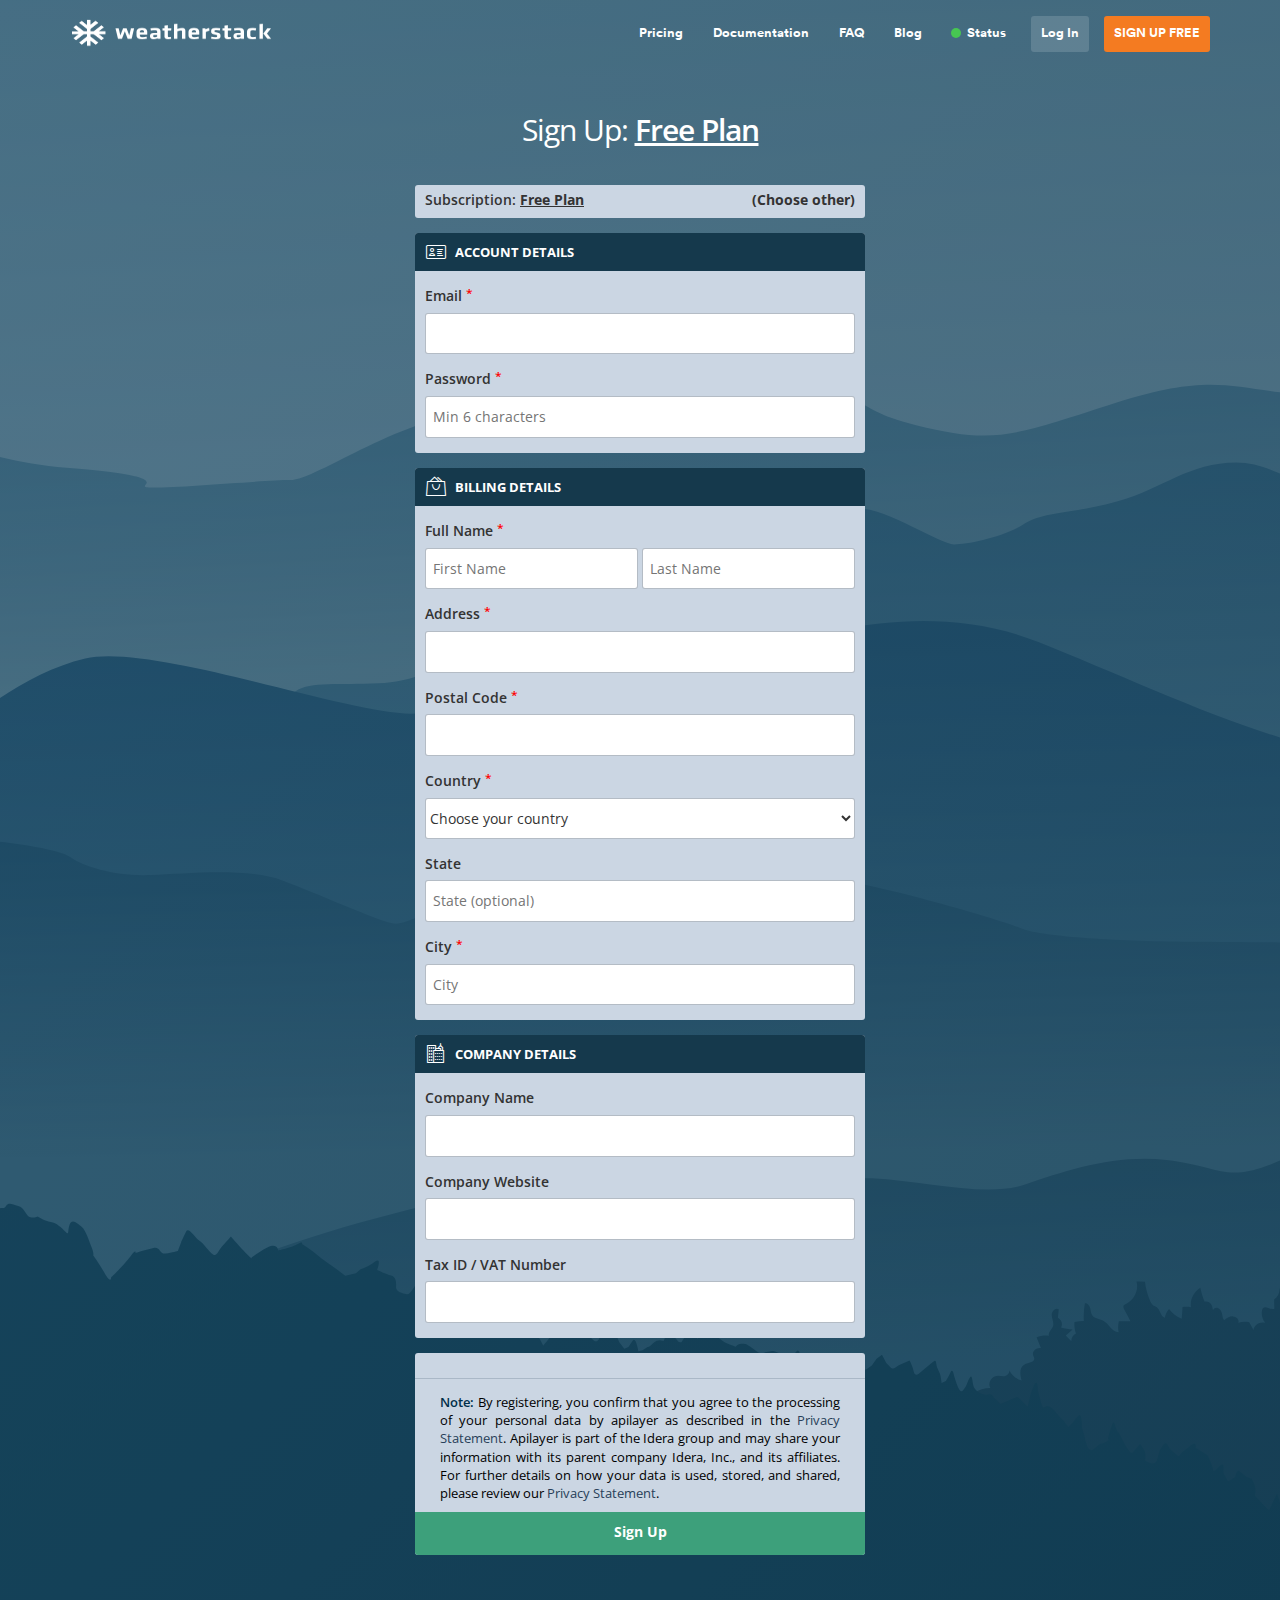
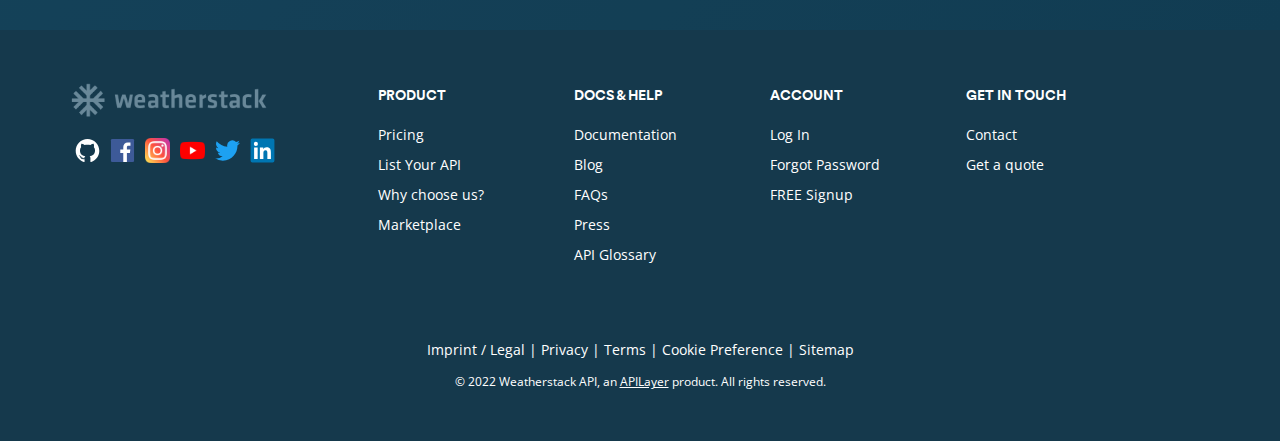
<file: signup/free.html>
<!DOCTYPE html>
<html class="weatherstack signup">
   <head>

      <meta charset="utf-8">
      <title>Sign Up - weatherstack</title>

      <!-- Global site tag (gtag.js) - Google Analytics -->
      <script async src="https://www.googletagmanager.com/gtag/js?id=UA-62924033-23"></script>
	  
      <script>
        window.dataLayer = window.dataLayer || [];
        function gtag(){dataLayer.push(arguments);}
        gtag('js', new Date());

        gtag('config', 'UA-62924033-23');
      </script>
	  <!-- Google Tag Manager -->
	  <script>(function(w,d,s,l,i){w[l]=w[l]||[];w[l].push({'gtm.start':
					new Date().getTime(),event:'gtm.js'});var f=d.getElementsByTagName(s)[0],
					j=d.createElement(s),dl=l!='dataLayer'?'&l='+l:'';j.async=true;j.src=
					'https://www.googletagmanager.com/gtm.js?id='+i+dl;f.parentNode.insertBefore(j,f);
					})(window,document,'script','dataLayer','GTM-K58DCFS');
	  </script>
  	  <!-- End Google Tag Manager -->

      <script>
    window.stripePublishableKey = 'pk_live_SbOhR0mPK55dMckhtbSufjdM';
</script>

      <meta name="google-site-verification" content="yDCufI3fgc3DdreycuEwJML88yWxFkTOIv-zorrtGuQ"/>

      <meta name="description" content="Create your weatherstack account and start using weather data in real-time or query our simple REST API for historical or weather forecast data." />
      <meta name="keywords" content="" />
      <meta name="viewport" content="width=device-width, initial-scale=1.0, maximum-scale=1.0, user-scalable=no" />
	  <meta name="facebook-domain-verification" content="68ni86tlyu91elhzob3vu4dxafstlr" />

	  <link rel="stylesheet" href="https://cdn.linearicons.com/free/1.0.0/icon-font.min.css">
      <link rel="canonical" href="https://weatherstack.com/signup/free">
      <link rel="shortcut icon" href="/site_images/weatherstack_shortcut_icon.ico">
      <link rel="apple-touch-icon" href="/site_images/weatherstack_icon.png">

      
	        <link href="/site_css/style.css" rel="stylesheet" media="screen">
      
      <script src="/site_js/jquery-1.11.3.min.js" type="text/javascript"></script>

   </head>

   <body class="">
	  <!-- Google Tag Manager (noscript) -->
	  <noscript><iframe src="https://www.googletagmanager.com/ns.html?id=GTM-K58DCFS"
						height="0" width="0" style="display:none;visibility:hidden"></iframe></noscript>
	  <!-- End Google Tag Manager (noscript) -->
      <div>
         <nav class="header ">
            <div class="container">
               <div class="logo">
                  <a title="weatherstack Logo" href="/"><img draggable="false" alt="weatherstack Logo" width="202" height="28" src="/site_images/weatherstack_logo_white.png"></a>
               </div>
               	  <span data-header-toggle="true" class="mobile_menu_icon"></span>
                  <ul>
                     <li><a title="Pricing Plans" href="/product">Pricing</a></li>
                     <li><a title="API Documentation" href="/documentation">Documentation</a></li>
                     <li><a title="Frequently Asked Questions" href="/faq">FAQ</a></li>
                     <!-- <li><a title="Affiliate Program" href="/affiliates">Affiliates</a></li> -->
					 <li><a title="apilayer Blog" href="https://blog.weatherstack.com/">Blog</a></li>
                     <li class="status"><a title="weatherstack System Status" target="_blank" href="https://status.weatherstack.com/">Status</a></li>

                  	                      <li class="action login"><a title="Log in to your account" href="/login">Log In</a></li>
                     <li class="action cta"><a title="Start using the API" href="/product">Sign Up Free</a></li>
                     
                  </ul>
            </div>
         </nav>


		 
         <section class="preapp signup">

         	<div class="container">

            	<h2>Sign Up: <span>Free Plan</span></h2>

                <form name="signup" method="post" action="">

                	<input type="hidden" name="plan_id" value="354">
                	<input type="hidden" name="plan_name" value="Free">

                    <fieldset class="plan free">

                    	<div class="line">

                        	<label>Subscription: <span>Free Plan</span> <span class="right">(<a href="/product">Choose other</a>)</span></label>

                            
                        </div>

                    </fieldset>

                    <fieldset class="alerts  hidden ">

                      	
                    </fieldset>

                    <fieldset class="account">

                        <span>Account Details</span>

                        <div class="line">
                            <label for="email">Email <span class="star">*</span></label>
                            <input data-validate="email" class="" id="email" type="email" name="email_address" value="" />
                            <input data-validate="email" type="hidden" type="text" name="email_address_repeat" value="" />
                        </div>

                        <div class="line">
                            <label for="password">Password <span class="star">*</span></label>
                            <input data-validate="required" maxlength="48" id="password" type="password" name="password" placeholder="Min 6 characters" value="" />
                        </div>

                    </fieldset>

                    <fieldset class="billing">

                        <span>Billing Details</span>

                        <div class="line double">
                            <label for="first_name">Full Name <span class="star">*</span></label>
                            <input data-validate="required" id="first_name" type="text" name="first_name" placeholder="First Name" value="" />
                            <input data-validate="required" id="last_name" type="text" name="last_name" placeholder="Last Name" value="" />
                        </div>

                        <div class="line">
                            <label for="address">Address <span class="star">*</span></label>
                            <input data-validate="required" id="address" type="text" name="address" value="" />
                        </div>

                        <div class="line">
                            <label for="post_code">Postal Code <span class="star">*</span></label>
                            <input data-validate="required" id="post_code" type="text" name="post_code" value="" />
                        </div>

                        <div class="line">
                            <label for="country_code">Country <span class="star">*</span></label>
                                <select data-validate="required" id="country_code" name="country_code">
                                   <option value="" disabled selected>Choose your country</option>
                                   <option value="AF">Afghanistan</option>
                                   <option value="AX">Åland Islands</option>
                                   <option value="AL">Albania</option>
                                   <option value="DZ">Algeria</option>
                                   <option value="AS">American Samoa</option>
                                   <option value="AD">Andorra</option>
                                   <option value="AO">Angola</option>
                                   <option value="AI">Anguilla</option>
                                   <option value="AQ">Antarctica</option>
                                   <option value="AG">Antigua and Barbuda</option>
                                   <option value="AR">Argentina</option>
                                   <option value="AM">Armenia</option>
                                   <option value="AW">Aruba</option>
                                   <option value="AU">Australia</option>
                                   <option value="AT">Austria</option>
                                   <option value="AZ">Azerbaijan</option>
                                   <option value="BS">Bahamas</option>
                                   <option value="BH">Bahrain</option>
                                   <option value="BD">Bangladesh</option>
                                   <option value="BB">Barbados</option>
                                   <option value="BY">Belarus</option>
                                   <option value="BE">Belgium</option>
                                   <option value="BZ">Belize</option>
                                   <option value="BJ">Benin</option>
                                   <option value="BM">Bermuda</option>
                                   <option value="BT">Bhutan</option>
                                   <option value="BO">Bolivia, Plurinational State of</option>
                                   <option value="BQ">Bonaire, Sint Eustatius and Saba</option>
                                   <option value="BA">Bosnia and Herzegovina</option>
                                   <option value="BW">Botswana</option>
                                   <option value="BV">Bouvet Island</option>
                                   <option value="BR">Brazil</option>
                                   <option value="IO">British Indian Ocean Territory</option>
                                   <option value="BN">Brunei Darussalam</option>
                                   <option value="BG">Bulgaria</option>
                                   <option value="BF">Burkina Faso</option>
                                   <option value="BI">Burundi</option>
                                   <option value="KH">Cambodia</option>
                                   <option value="CM">Cameroon</option>
                                   <option value="CA">Canada</option>
                                   <option value="CV">Cape Verde</option>
                                   <option value="KY">Cayman Islands</option>
                                   <option value="CF">Central African Republic</option>
                                   <option value="TD">Chad</option>
                                   <option value="CL">Chile</option>
                                   <option value="CN">China</option>
                                   <option value="CX">Christmas Island</option>
                                   <option value="CC">Cocos (Keeling) Islands</option>
                                   <option value="CO">Colombia</option>
                                   <option value="KM">Comoros</option>
                                   <option value="CG">Congo</option>
                                   <option value="CD">Congo, the Democratic Republic of the</option>
                                   <option value="CK">Cook Islands</option>
                                   <option value="CR">Costa Rica</option>
                                   <option value="CI">Côte d'Ivoire</option>
                                   <option value="HR">Croatia</option>
                                   <option value="CW">Curaçao</option>
                                   <option value="CY">Cyprus</option>
                                   <option value="CZ">Czech Republic</option>
                                   <option value="DK">Denmark</option>
                                   <option value="DJ">Djibouti</option>
                                   <option value="DM">Dominica</option>
                                   <option value="DO">Dominican Republic</option>
                                   <option value="EC">Ecuador</option>
                                   <option value="EG">Egypt</option>
                                   <option value="SV">El Salvador</option>
                                   <option value="GQ">Equatorial Guinea</option>
                                   <option value="ER">Eritrea</option>
                                   <option value="EE">Estonia</option>
                                   <option value="ET">Ethiopia</option>
                                   <option value="FK">Falkland Islands (Malvinas)</option>
                                   <option value="FO">Faroe Islands</option>
                                   <option value="FJ">Fiji</option>
                                   <option value="FI">Finland</option>
                                   <option value="FR">France</option>
                                   <option value="GF">French Guiana</option>
                                   <option value="PF">French Polynesia</option>
                                   <option value="TF">French Southern Territories</option>
                                   <option value="GA">Gabon</option>
                                   <option value="GM">Gambia</option>
                                   <option value="GE">Georgia</option>
                                   <option value="DE">Germany</option>
                                   <option value="GH">Ghana</option>
                                   <option value="GI">Gibraltar</option>
                                   <option value="GR">Greece</option>
                                   <option value="GL">Greenland</option>
                                   <option value="GD">Grenada</option>
                                   <option value="GP">Guadeloupe</option>
                                   <option value="GU">Guam</option>
                                   <option value="GT">Guatemala</option>
                                   <option value="GG">Guernsey</option>
                                   <option value="GN">Guinea</option>
                                   <option value="GW">Guinea-Bissau</option>
                                   <option value="GY">Guyana</option>
                                   <option value="HT">Haiti</option>
                                   <option value="HM">Heard Island and McDonald Islands</option>
                                   <option value="VA">Holy See (Vatican City State)</option>
                                   <option value="HN">Honduras</option>
                                   <option value="HK">Hong Kong</option>
                                   <option value="HU">Hungary</option>
                                   <option value="IS">Iceland</option>
                                   <option value="IN">India</option>
                                   <option value="ID">Indonesia</option>
                                   <option value="IQ">Iraq</option>
                                   <option value="IE">Ireland</option>
                                   <option value="IM">Isle of Man</option>
                                   <option value="IL">Israel</option>
                                   <option value="IT">Italy</option>
                                   <option value="JM">Jamaica</option>
                                   <option value="JP">Japan</option>
                                   <option value="JE">Jersey</option>
                                   <option value="JO">Jordan</option>
                                   <option value="KZ">Kazakhstan</option>
                                   <option value="KE">Kenya</option>
                                   <option value="KI">Kiribati</option>
                                   <option value="KR">Korea, Republic of</option>
                                   <option value="KW">Kuwait</option>
                                   <option value="KG">Kyrgyzstan</option>
                                   <option value="LA">Lao People's Democratic Republic</option>
                                   <option value="LV">Latvia</option>
                                   <option value="LB">Lebanon</option>
                                   <option value="LS">Lesotho</option>
                                   <option value="LR">Liberia</option>
                                   <option value="LY">Libya</option>
                                   <option value="LI">Liechtenstein</option>
                                   <option value="LT">Lithuania</option>
                                   <option value="LU">Luxembourg</option>
                                   <option value="MO">Macao</option>
                                   <option value="MK">Macedonia, the former Yugoslav Republic of</option>
                                   <option value="MG">Madagascar</option>
                                   <option value="MW">Malawi</option>
                                   <option value="MY">Malaysia</option>
                                   <option value="MV">Maldives</option>
                                   <option value="ML">Mali</option>
                                   <option value="MT">Malta</option>
                                   <option value="MH">Marshall Islands</option>
                                   <option value="MQ">Martinique</option>
                                   <option value="MR">Mauritania</option>
                                   <option value="MU">Mauritius</option>
                                   <option value="YT">Mayotte</option>
                                   <option value="MX">Mexico</option>
                                   <option value="FM">Micronesia, Federated States of</option>
                                   <option value="MD">Moldova, Republic of</option>
                                   <option value="MC">Monaco</option>
                                   <option value="MN">Mongolia</option>
                                   <option value="ME">Montenegro</option>
                                   <option value="MS">Montserrat</option>
                                   <option value="MA">Morocco</option>
                                   <option value="MZ">Mozambique</option>
                                   <option value="MM">Myanmar</option>
                                   <option value="NA">Namibia</option>
                                   <option value="NR">Nauru</option>
                                   <option value="NP">Nepal</option>
                                   <option value="NL">Netherlands</option>
                                   <option value="NC">New Caledonia</option>
                                   <option value="NZ">New Zealand</option>
                                   <option value="NI">Nicaragua</option>
                                   <option value="NE">Niger</option>
                                   <option value="NG">Nigeria</option>
                                   <option value="NU">Niue</option>
                                   <option value="NF">Norfolk Island</option>
                                   <option value="MP">Northern Mariana Islands</option>
                                   <option value="NO">Norway</option>
                                   <option value="OM">Oman</option>
                                   <option value="PK">Pakistan</option>
                                   <option value="PW">Palau</option>
                                   <option value="PS">Palestinian Territory, Occupied</option>
                                   <option value="PA">Panama</option>
                                   <option value="PG">Papua New Guinea</option>
                                   <option value="PY">Paraguay</option>
                                   <option value="PE">Peru</option>
                                   <option value="PH">Philippines</option>
                                   <option value="PN">Pitcairn</option>
                                   <option value="PL">Poland</option>
                                   <option value="PT">Portugal</option>
                                   <option value="PR">Puerto Rico</option>
                                   <option value="QA">Qatar</option>
                                   <option value="RE">Réunion</option>
                                   <option value="RO">Romania</option>
                                   <option value="RU">Russian Federation</option>
                                   <option value="RW">Rwanda</option>
                                   <option value="BL">Saint Barthélemy</option>
                                   <option value="SH">Saint Helena, Ascension and Tristan da Cunha</option>
                                   <option value="KN">Saint Kitts and Nevis</option>
                                   <option value="LC">Saint Lucia</option>
                                   <option value="MF">Saint Martin (French part)</option>
                                   <option value="PM">Saint Pierre and Miquelon</option>
                                   <option value="VC">Saint Vincent and the Grenadines</option>
                                   <option value="WS">Samoa</option>
                                   <option value="SM">San Marino</option>
                                   <option value="ST">Sao Tome and Principe</option>
                                   <option value="SA">Saudi Arabia</option>
                                   <option value="SN">Senegal</option>
                                   <option value="RS">Serbia</option>
                                   <option value="SC">Seychelles</option>
                                   <option value="SL">Sierra Leone</option>
                                   <option value="SG">Singapore</option>
                                   <option value="SX">Sint Maarten (Dutch part)</option>
                                   <option value="SK">Slovakia</option>
                                   <option value="SI">Slovenia</option>
                                   <option value="SB">Solomon Islands</option>
                                   <option value="SO">Somalia</option>
                                   <option value="ZA">South Africa</option>
                                   <option value="GS">South Georgia and the South Sandwich Islands</option>
                                   <option value="SS">South Sudan</option>
                                   <option value="ES">Spain</option>
                                   <option value="LK">Sri Lanka</option>
                                   <option value="SR">Suriname</option>
                                   <option value="SJ">Svalbard and Jan Mayen</option>
                                   <option value="SZ">Swaziland</option>
                                   <option value="SE">Sweden</option>
                                   <option value="CH">Switzerland</option>
                                   <option value="TW">Taiwan</option>
                                   <option value="TJ">Tajikistan</option>
                                   <option value="TZ">Tanzania, United Republic of</option>
                                   <option value="TH">Thailand</option>
                                   <option value="TL">Timor-Leste</option>
                                   <option value="TG">Togo</option>
                                   <option value="TK">Tokelau</option>
                                   <option value="TO">Tonga</option>
                                   <option value="TT">Trinidad and Tobago</option>
                                   <option value="TN">Tunisia</option>
                                   <option value="TR">Turkey</option>
                                   <option value="TM">Turkmenistan</option>
                                   <option value="TC">Turks and Caicos Islands</option>
                                   <option value="TV">Tuvalu</option>
                                   <option value="UG">Uganda</option>
                                   <option value="UA">Ukraine</option>
                                   <option value="AE">United Arab Emirates</option>
                                   <option value="GB">United Kingdom</option>
                                   <option value="US">United States</option>
                                   <option value="UM">United States Minor Outlying Islands</option>
                                   <option value="UY">Uruguay</option>
                                   <option value="UZ">Uzbekistan</option>
                                   <option value="VU">Vanuatu</option>
                                   <option value="VE">Venezuela, Bolivarian Republic of</option>
                                   <option value="VN">Viet Nam</option>
                                   <option value="VG">Virgin Islands, British</option>
                                   <option value="VI">Virgin Islands, U.S.</option>
                                   <option value="WF">Wallis and Futuna</option>
                                   <option value="EH">Western Sahara</option>
                                   <option value="YE">Yemen</option>
                                   <option value="ZM">Zambia</option>
                                   <option value="ZW">Zimbabwe</option>
                             </select>
                        </div>

                        <div class="line">
                            <label id="state-label" for="state">State</label>
                            <input id="state" type="text" name="state" placeholder="State (optional)" value="" />
                            <label id="state-select-label" for="state">State <span class="star">*</span></label>
                            <select id="state-select" name="state"></select>
                        </div>

                        <div class="line">
                            <label for="city">City <span class="star">*</span></label>
                            <input data-validate="required" id="city" type="text" name="city" placeholder="City" value="" />
                        </div>

                    </fieldset>

                    <fieldset class="company">

                        <span>Company Details</span>

                        <div class="line">
                            <label for="company_name">Company Name </label>
                            <input id="company_name" type="text" name="company_name" value="" />
                        </div>

                        <div class="line">
                            <label for="website_url">Company Website</label>
                            <input id="website_url" type="text" name="website_url" value="" />
                        </div>

                        <div class="line">
                            <label for="tax_id">Tax ID / VAT Number</label>
                            <input id="tax_id" type="text" name="tax_id" value="" />
                        </div>

                    </fieldset>

                    <fieldset class="captcha">

                        <div class="g-recaptcha" data-sitekey="6Ldo1rYUAAAAAPvfaRGMx2X3SgzheF8l2xGCacY0"></div>
                        <input type="hidden" name="email_service_exists" id="email_service_exists" value="">
                        <div class="line checkboxes" id="email-service-updates" style="display: none;">

                           

                            <label for="email_service_updates">I agree to receive marketing communication from Apilayer for product updates, sales services, promotions, news, and events. I can withdraw my consent at any time and update my communication preference at the subscription center from any email received.</label>

                            <div class="clearfix"></div>

                        </div>

                        <div class="line checkboxes tos" id="tos-accepted" style="display: none;">

                           

                            <label for="tos_accepted">I have read, understand and agree to apilayer <a title="Terms & Conditions" href="/terms">terms & conditions</a> and <a title="Privacy Statement" href="https://www.ideracorp.com/Legal/APILayer/PrivacyStatement">privacy statement</a>. <span class="star">*</span></label>

                            <div class="clearfix"></div>

                        </div>
                        <div class="line checkboxes tos confirmation-note">
                            <span>Note:</span> By registering, you confirm that you agree to the processing of your personal data by apilayer as described in the  <a title="Privacy Statement" href="https://www.ideracorp.com/Legal/APILayer/PrivacyStatement">Privacy Statement</a>. Apilayer is part of the Idera group and may share your information with its parent company Idera, Inc., and its affiliates. For further details on how your data is used, stored, and shared, please review our <a href="https://www.ideracorp.com/Legal/APILayer/PrivacyStatement">Privacy Statement</a>.
                        </div>

                        <label for="submit" class="submit enabled">Sign Up</label>
                        <input type="submit" name="submit" id="submit" class="hidden">

                    </fieldset>

                </form>

            </div>

         </section>

<!-- start template -->
<footer>
    <!-- start product footer -->
    <div class="container custom-container">
        <div class="right_side copyright-section">
            <div class="footer-logo">
                <a href="/"><img draggable="false" class="logo" src="/site_images/weatherstack_logo_footer.png" alt="Weatcherstack Logo" width="197" height="35"></a>
            </div>
            <div class="social-links">
                <div class="github social-logo">
                <a target="_blank" href="https://github.com/apilayer/weatherstack"><img draggable="false"  src="/site_images/github-original.svg" width="25" height="25"></a>
                </div>
                <div class="facebook social-logo">
                <a target="_blank" href="https://www.facebook.com/APILayer/"><img draggable="false"  src="/site_images/facebook-original.svg" width="25" height="25"></a>
                </div>
                <div class="instagram social-logo">
                <a target="_blank" href="https://www.instagram.com/apilayer/"><img draggable="false"  src="/site_images/instagram.png" width="25" height="25"></a>
                </div>
                <div class="youtube social-logo">
                <a target="_blank" href="https://www.youtube.com/channel/UCwDncja3klyMhkKXWV1zoNQ"><img draggable="false"  src="/site_images/youtube.png" width="25" height="25"></a>
                </div>
                <div class="twitter social-logo">
                <a target="_blank" href="https://twitter.com/apilayer/"><img draggable="false"  src="/site_images/twitter-original.svg" width="25" height="25"></a>
                </div>
                <div class="linkedin social-logo">
                <a target="_blank" href="https://www.linkedin.com/authwall?trk=ripf&trkInfo=AQESw3_dz9mOEAAAAYMMykyAXLrKWTKL3Q6geO69ZLgKpP17rEgX7iUGjaigeEGynL1Rie-9w6to3tGsRihPBx-uPO7pGgRqEJ4FblxJDHlbg_VON-P_QB1Wzu_fRjrA8auiqyg=&original_referer=https://apilayer.com/&sessionRedirect=https%3A%2F%2Fwww.linkedin.com%2Fcompany%2Fapilayer%2F"><img draggable="false"  src="/site_images/linkedin-original.svg" width="25" height="25"></a>
                </div>
            </div>
        </div>
        <ul>
            <li class="heading">PRODUCT</li>
            <li><a href="/product" hreflang="en">Pricing</a></li>
            <li><a target="_blank" href="https://apilayer.com/provider" hreflang="en">List Your API</a>
            </li>
            <li><a target="_blank" href="https://apilayer.com/why-choose-apilayer" hreflang="en">Why choose us?</a>
            </li>
            <li><a target="_blank" href="https://apilayer.com/marketplace" hreflang="en">Marketplace</a></li>
            <!-- <li><a title="Affiliate Program" href="/affiliates">Affiliates</a></li> -->
        </ul>
        <ul>
            <li class="heading">DOCS & HELP</li>
            <li><a href="/documentation" hreflang="en">Documentation</a></li>
            <li><a href="https://blog.weatherstack.com/" hreflang="en">Blog</a></li>
            <li><a href="/faq" hreflang="en">FAQs</a></li>
            <li><a target="_blank" href="https://apilayer.com/press" hreflang="en">Press</a></li>
            <li><a href="/api-glossary" hreflang="en">API Glossary</a></li>
        </ul>
        <ul>
            <li class="heading">ACCOUNT</li>
            <li><a href="/login" hreflang="en">Log In</a></li>
            <li><a href="/forgot" hreflang="en">Forgot Password</a></li>
            <li><a href="/signup/free" hreflang="en">FREE Signup</a></li>
        </ul>
        <ul>
            <li class="heading">GET IN TOUCH</li>
            <li><a class="apilayer-support" hreflang="en">Contact</a></li>
            <li><a class="apilayer-support" hreflang="en">Get a quote</a></li>
        </ul>

        <div id="ownership-popup" class="overlay" style="display:none;">
            <div class="popup">
                <img src="/site_images/Api-PopUp-Banner.png">
            </div>
        </div>  
    </div>
    <!-- end product footer -->
    <div class="container">
        <div class="copyright-link">
            <a target="_blank" href="https://www.ideracorp.com/legal/APILayer">Imprint / Legal</a> | <a target="_blank" href="https://www.ideracorp.com/Legal/APILayer/PrivacyStatement">Privacy</a> | <a target="_blank" href="https://www.ideracorp.com/Legal/Terms-of-Use">Terms</a> | <a target="_blank" href="https://www.ideracorp.com/Legal/APILayer/PrivacyStatement">Cookie Preference</a> | <a href="https://weatherstack.com/sitemap.php">Sitemap</a>
        </div>
        <div class="copyright-text">
            <span>© 2022 Weatherstack API, an <a target="_blank" href="https://apilayer.com/">APILayer</a>  product. All rights reserved.</span>
        </div>
    </div>
</footer>
</div>
<script src="/site_js/scripts.js"></script>
<script src="https://www.google.com/recaptcha/api.js"></script>
    <script src="/js/shared/countries.js" defer="defer" id="countries">
        {"Australia":["New South Wales","Queensland","South Australia","Tasmania","Victoria","Western Australia"],"Brazil":["Acre","Alagoas","Amap\u00e1","Amazonas","Bahia","Cear\u00e1","Distrito Federal","Esp\u00edrito Santo","Goi\u00e1s","Maranh\u00e3o","Mato Grosso","Mato Grosso do Sul","Minas Gerais","Paran\u00e1","Para\u00edba","Par\u00e1","Pernambuco","Piau\u00ed","Rio Grande do Norte","Rio Grande do Sul","Rio de Janeiro","Rond\u00f4nia","Roraima","Santa Catarina","Sergipe","S\u00e3o Paulo","Tocantins"],"Canada":["Alberta","British Columbia","Manitoba","New Brunswick","Newfoundland and Labrador","Northwest Territories","Nova Scotia","Nunavut","Ontario","Prince Edward Island","Quebec","Saskatchewan","Yukon"],"Ethiopia":["Addis Ababa","Afar","Amhara","Benshangul-Gumaz","Dire Dawa","Gambela Peoples","Harari People","Oromia","Somali","Southern Nations, Nationalities and Peoples","Tigray"],"Germany":["Baden-W\u00fcrttemberg","Bayern","Berlin","Brandenburg","Bremen","Hamburg","Hessen","Mecklenburg-Vorpommern","Niedersachsen","Nordrhein-Westfalen","Rheinland-Pfalz","Saarland","Sachsen","Sachsen-Anhalt","Schleswig-Holstein","Th\u00fcringen"],"India":["Andhra Pradesh","Arunachal Pradesh","Assam","Bihar","Chhattisgarh","Goa","Gujarat","Haryana","Himachal ","Jammu and Kashmir","Jharkhand ","Karnataka","Kerala","Madhya ","Maharashtra","Manipur","Meghalaya","Mizoram","Nagaland","Orissa","Pradesh","Pradesh","Punjab","Rajasthan","Sikkim","Tamil Nadu","Tripura","Uttar Pradesh","Uttaranchal","West Bengal"],"Mexico":["Aguascalientes","Baja California","Baja California Sur","Campeche","Chiapas","Chihuahua","Coahuila","Colima","Distrito Federal","Durango","Guanajuato","Guerrero","Hidalgo","Jalisco","Michoac\u00e1n","Morelos","M\u00e9xico","Nayarit","Nuevo Le\u00f3n","Oaxaca","Puebla","Quer\u00e9taro","Quintana Roo","San Luis Potos\u00ed","Sinaloa","Sonora","Tabasco","Tamaulipas","Tlaxcala","Veracruz","Yucat\u00e1n","Zacatecas"],"Micronesia, Federated States of":["Chuuk","Kosrae","Pohnpei","Yap"],"Myanmar":["Ayeyarwady","Bago","Chin","Kachin","Kayah","Kayin","Magway","Mandalay","Mon","Rakhine","Sagaing","Shan","Tanintharyi","Yangon"],"Nigeria":["Abia","Abuja Federal Capital Territory","Adamawa","Akwa Ibom","Anambra","Bauchi","Bayelsa","Benue","Borno","Cross River","Delta","Ebonyi","Edo","Ekiti","Enugu","Gombe","Imo","Jigawa","Kaduna","Kano","Katsina","Kebbi","Kogi","Kwara","Lagos","Nassarawa","Niger","Ogun","Ondo","Osun","Oyo","Plateau","Rivers","Sokoto","Taraba","Yobe","Zamfara"],"Palau":["Aimeliik","Airai","Angaur","Hatobohei","Kayangel","Koror","Melekeok","Ngaraard","Ngarchelong","Ngardmau","Ngatpang","Ngchesar","Ngeremlengui","Ngiwal","Peleliu","Sonsorol"],"South Sudan":["Central Equatoria","Eastern Equatoria","Jonglei","Lakes","Northern Bahr el Ghazal","Unity","Upper Nile","Warrap","Western Bahr el Ghazal","Western Equatoria"],"United Arab Emirates":["Abu Dhabi","Ajman","Dubai","Fujairah","Ra's al-Khaimah","Sharjah","Umm al-Qaiwain"],"United States":["Alabama ","Alaska","American Samoa","Arizona","Arkansas","California","Colorado","Connecticut","Delaware","District of Columbia","Florida","Georgia ","Guam","Hawaii","Idaho","Illinois","Indiana","Iowa","Kansas","Kentucky","Louisiana","Maine","Maryland","Massachusetts","Michigan","Minnesota","Mississippi","Missouri","Montana","Nebraska","Nevada","New Hampshire","New Jersey","New Mexico","New York ","North Carolina","North Dakota","Northern Mariana Islands","Ohio","Oklahoma","Oregon","Pennsylvania","Puerto Rico","Rhode Island","South Carolina","South Dakota","Tennessee","Texas","Utah","Vermont","Virgin Islands","Virginia","Washington","West Virginia","Wisconsin","Wyoming"]}    </script>
</body>

</html>
</file>
<file: site_css/style.css>
@font-face {
    font-family: FriendlyFont;
    src: url(../site_fonts/FriendlyFont/FriendlyFont.eot);
    src: url(../site_fonts/FriendlyFont/FriendlyFont.eot) format("embedded-opentype"), url(../site_fonts/FriendlyFont/FriendlyFont.woff) format("woff"), url(../site_fonts/FriendlyFont/FriendlyFont.otf) format("opentype");
    font-style: normal;
    font-weight: 400;
    font-display: swap;
}

a,
section.hero .ip_demo .ip_body .switch_menu a:hover,
section.hero.pricing .cycle a:hover,
section.showoff .container .grid_menu a:hover {
    text-decoration: none
}

.button,
section.hero:not(.index),
section.intro,
section.intro h3 {
    text-align: center
}

.invisible,
section.pricing .container ul.subscriptions li .features_container ul li.feature_empty:before {
    visibility: hidden
}


/*new changes of contact-form */

.form_row.country-icon:after {
    display: inline-block;
    content: "\e93d";
    right: 13px;
    color: #333;
    font-family: Linearicons;
    font-size: 20px;
    speak: none;
    font-weight: 400;
    font-variant: normal;
    text-transform: none;
    position: absolute;
    top: 11px;
    font-style: normal;
}

.line-checkbox-outer-block {
    width: 100%;
    display: inline-block;
    margin-bottom: 10px;
}

.line-checkbox-outer-block .line.checkboxes {
    position: relative;
    width: 100%;
    float: left;
    padding-left: 25px;
    margin-bottom: 15px;
}

.line-checkbox-outer-block .line.checkboxes input {
    position: absolute;
    left: 0;
    top: 5px;
}

@font-face {
    font-family: 'Linearicons-Free';
    src: url('../site_fonts/fonts/Linearicons-Free.eot?w118d');
    src: url('../site_fonts/fonts/Linearicons-Free.eot?w118d');
    src: url('../site_fonts/fonts/Linearicons-Free.eot?#iefixw118d') format('embedded-opentype'), url('../site_fonts/fonts/Linearicons-Free.woff2?w118d') format('woff2'), url('../site_fonts./fonts/Linearicons-Free.woff?w118d') format('woff'), url('../site_fonts./fonts/Linearicons-Free.ttf?w118d') format('truetype'), url('fonts/Linearicons-Free.svg?w118d#Linearicons-Free') format('svg');
    font-weight: normal;
    font-style: normal;
    font-display: swap;
}


/* open-sans-regular - latin */

@font-face {
    font-family: 'Open Sans';
    font-style: normal;
    font-weight: 400;
    src: url('../site_fonts/Linearicons/open-sans-v34-latin-regular.eot');
    /* IE9 Compat Modes */
    src: local(''), url('../site_fonts/Linearicons/open-sans-v34-latin-regular.eot?#iefix') format('embedded-opentype'), /* IE6-IE8 */
    url('../site_fonts/Linearicons/open-sans-v34-latin-regular.woff2') format('woff2'), /* Super Modern Browsers */
    url('../site_fonts/Linearicons/open-sans-v34-latin-regular.woff') format('woff'), /* Modern Browsers */
    url('../site_fontsLinearicons/open-sans-v34-latin-regular.ttf') format('truetype'), /* Safari, Android, iOS */
    url('../site_fonts/Linearicons/open-sans-v34-latin-regular.svg#OpenSans') format('svg');
    /* Legacy iOS */
}


/* open-sans-600 - latin */

@font-face {
    font-family: 'Open Sans';
    font-style: normal;
    font-weight: 600;
    src: url('../site_fonts/Linearicons/open-sans-v34-latin-600.eot');
    /* IE9 Compat Modes */
    src: local(''), url('../site_fonts/Linearicons/open-sans-v34-latin-600.eot?#iefix') format('embedded-opentype'), /* IE6-IE8 */
    url('../site_fonts/Linearicons/open-sans-v34-latin-600.woff2') format('woff2'), /* Super Modern Browsers */
    url('../site_fonts/Linearicons/open-sans-v34-latin-600.woff') format('woff'), /* Modern Browsers */
    url('../site_fonts/Linearicons/open-sans-v34-latin-600.ttf') format('truetype'), /* Safari, Android, iOS */
    url('../site_fonts/Linearicons/open-sans-v34-latin-600.svg#OpenSans') format('svg');
    /* Legacy iOS */
}


/* open-sans-700 - latin */

@font-face {
    font-family: 'Open Sans';
    font-style: normal;
    font-weight: 700;
    src: url('../site_fonts/Linearicons/open-sans-v34-latin-700.eot');
    /* IE9 Compat Modes */
    src: local(''), url('../site_fonts/Linearicons/open-sans-v34-latin-700.eot?#iefix') format('embedded-opentype'), /* IE6-IE8 */
    url('../site_fonts/Linearicons/open-sans-v34-latin-700.woff2') format('woff2'), /* Super Modern Browsers */
    url('../site_fonts/Linearicons/open-sans-v34-latin-700.woff') format('woff'), /* Modern Browsers */
    url('../site_fonts/Linearicons/open-sans-v34-latin-700.ttf') format('truetype'), /* Safari, Android, iOS */
    url('../site_fonts/Linearicons/open-sans-v34-latin-700.svg#OpenSans') format('svg');
    /* Legacy iOS */
}

.lnr {
    font-family: 'Linearicons-Free';
    speak: none;
    font-style: normal;
    font-weight: normal;
    font-variant: normal;
    text-transform: none;
    line-height: 1;
    -webkit-font-smoothing: antialiased;
    -moz-osx-font-smoothing: grayscale;
}

.lnr-home:before {
    content: "\e800";
}

.lnr-apartment:before {
    content: "\e801";
}

.lnr-pencil:before {
    content: "\e802";
}

.lnr-magic-wand:before {
    content: "\e803";
}

.lnr-drop:before {
    content: "\e804";
}

.lnr-lighter:before {
    content: "\e805";
}

.lnr-poop:before {
    content: "\e806";
}

.lnr-sun:before {
    content: "\e807";
}

.lnr-moon:before {
    content: "\e808";
}

.lnr-cloud:before {
    content: "\e809";
}

.lnr-cloud-upload:before {
    content: "\e80a";
}

.lnr-cloud-download:before {
    content: "\e80b";
}

.lnr-cloud-sync:before {
    content: "\e80c";
}

.lnr-cloud-check:before {
    content: "\e80d";
}

.lnr-database:before {
    content: "\e80e";
}

.lnr-lock:before {
    content: "\e80f";
}

.lnr-cog:before {
    content: "\e810";
}

.lnr-trash:before {
    content: "\e811";
}

.lnr-dice:before {
    content: "\e812";
}

.lnr-heart:before {
    content: "\e813";
}

.lnr-star:before {
    content: "\e814";
}

.lnr-star-half:before {
    content: "\e815";
}

.lnr-star-empty:before {
    content: "\e816";
}

.lnr-flag:before {
    content: "\e817";
}

.lnr-envelope:before {
    content: "\e818";
}

.lnr-paperclip:before {
    content: "\e819";
}

.lnr-inbox:before {
    content: "\e81a";
}

.lnr-eye:before {
    content: "\e81b";
}

.lnr-printer:before {
    content: "\e81c";
}

.lnr-file-empty:before {
    content: "\e81d";
}

.lnr-file-add:before {
    content: "\e81e";
}

.lnr-enter:before {
    content: "\e81f";
}

.lnr-exit:before {
    content: "\e820";
}

.lnr-graduation-hat:before {
    content: "\e821";
}

.lnr-license:before {
    content: "\e822";
}

.lnr-music-note:before {
    content: "\e823";
}

.lnr-film-play:before {
    content: "\e824";
}

.lnr-camera-video:before {
    content: "\e825";
}

.lnr-camera:before {
    content: "\e826";
}

.lnr-picture:before {
    content: "\e827";
}

.lnr-book:before {
    content: "\e828";
}

.lnr-bookmark:before {
    content: "\e829";
}

.lnr-user:before {
    content: "\e82a";
}

.lnr-users:before {
    content: "\e82b";
}

.lnr-shirt:before {
    content: "\e82c";
}

.lnr-store:before {
    content: "\e82d";
}

.lnr-cart:before {
    content: "\e82e";
}

.lnr-tag:before {
    content: "\e82f";
}

.lnr-phone-handset:before {
    content: "\e830";
}

.lnr-phone:before {
    content: "\e831";
}

.lnr-pushpin:before {
    content: "\e832";
}

.lnr-map-marker:before {
    content: "\e833";
}

.lnr-map:before {
    content: "\e834";
}

.lnr-location:before {
    content: "\e835";
}

.lnr-calendar-full:before {
    content: "\e836";
}

.lnr-keyboard:before {
    content: "\e837";
}

.lnr-spell-check:before {
    content: "\e838";
}

.lnr-screen:before {
    content: "\e839";
}

.lnr-smartphone:before {
    content: "\e83a";
}

.lnr-tablet:before {
    content: "\e83b";
}

.lnr-laptop:before {
    content: "\e83c";
}

.lnr-laptop-phone:before {
    content: "\e83d";
}

.lnr-power-switch:before {
    content: "\e83e";
}

.lnr-bubble:before {
    content: "\e83f";
}

.lnr-heart-pulse:before {
    content: "\e840";
}

.lnr-construction:before {
    content: "\e841";
}

.lnr-pie-chart:before {
    content: "\e842";
}

.lnr-chart-bars:before {
    content: "\e843";
}

.lnr-gift:before {
    content: "\e844";
}

.lnr-diamond:before {
    content: "\e845";
}

.lnr-linearicons:before {
    content: "\e846";
}

.lnr-dinner:before {
    content: "\e847";
}

.lnr-coffee-cup:before {
    content: "\e848";
}

.lnr-leaf:before {
    content: "\e849";
}

.lnr-paw:before {
    content: "\e84a";
}

.lnr-rocket:before {
    content: "\e84b";
}

.lnr-briefcase:before {
    content: "\e84c";
}

.lnr-bus:before {
    content: "\e84d";
}

.lnr-car:before {
    content: "\e84e";
}

.lnr-train:before {
    content: "\e84f";
}

.lnr-bicycle:before {
    content: "\e850";
}

.lnr-wheelchair:before {
    content: "\e851";
}

.lnr-select:before {
    content: "\e852";
}

.lnr-earth:before {
    content: "\e853";
}

.lnr-smile:before {
    content: "\e854";
}

.lnr-sad:before {
    content: "\e855";
}

.lnr-neutral:before {
    content: "\e856";
}

.lnr-mustache:before {
    content: "\e857";
}

.lnr-alarm:before {
    content: "\e858";
}

.lnr-bullhorn:before {
    content: "\e859";
}

.lnr-volume-high:before {
    content: "\e85a";
}

.lnr-volume-medium:before {
    content: "\e85b";
}

.lnr-volume-low:before {
    content: "\e85c";
}

.lnr-volume:before {
    content: "\e85d";
}

.lnr-mic:before {
    content: "\e85e";
}

.lnr-hourglass:before {
    content: "\e85f";
}

.lnr-undo:before {
    content: "\e860";
}

.lnr-redo:before {
    content: "\e861";
}

.lnr-sync:before {
    content: "\e862";
}

.lnr-history:before {
    content: "\e863";
}

.lnr-clock:before {
    content: "\e864";
}

.lnr-download:before {
    content: "\e865";
}

.lnr-upload:before {
    content: "\e866";
}

.lnr-enter-down:before {
    content: "\e867";
}

.lnr-exit-up:before {
    content: "\e868";
}

.lnr-bug:before {
    content: "\e869";
}

.lnr-code:before {
    content: "\e86a";
}

.lnr-link:before {
    content: "\e86b";
}

.lnr-unlink:before {
    content: "\e86c";
}

.lnr-thumbs-up:before {
    content: "\e86d";
}

.lnr-thumbs-down:before {
    content: "\e86e";
}

.lnr-magnifier:before {
    content: "\e86f";
}

.lnr-cross:before {
    content: "\e870";
}

.lnr-menu:before {
    content: "\e871";
}

.lnr-list:before {
    content: "\e872";
}

.lnr-chevron-up:before {
    content: "\e873";
}

.lnr-chevron-down:before {
    content: "\e874";
}

.lnr-chevron-left:before {
    content: "\e875";
}

.lnr-chevron-right:before {
    content: "\e876";
}

.lnr-arrow-up:before {
    content: "\e877";
}

.lnr-arrow-down:before {
    content: "\e878";
}

.lnr-arrow-left:before {
    content: "\e879";
}

.lnr-arrow-right:before {
    content: "\e87a";
}

.lnr-move:before {
    content: "\e87b";
}

.lnr-warning:before {
    content: "\e87c";
}

.lnr-question-circle:before {
    content: "\e87d";
}

.lnr-menu-circle:before {
    content: "\e87e";
}

.lnr-checkmark-circle:before {
    content: "\e87f";
}

.lnr-cross-circle:before {
    content: "\e880";
}

.lnr-plus-circle:before {
    content: "\e881";
}

.lnr-circle-minus:before {
    content: "\e882";
}

.lnr-arrow-up-circle:before {
    content: "\e883";
}

.lnr-arrow-down-circle:before {
    content: "\e884";
}

.lnr-arrow-left-circle:before {
    content: "\e885";
}

.lnr-arrow-right-circle:before {
    content: "\e886";
}

.lnr-chevron-up-circle:before {
    content: "\e887";
}

.lnr-chevron-down-circle:before {
    content: "\e888";
}

.lnr-chevron-left-circle:before {
    content: "\e889";
}

.lnr-chevron-right-circle:before {
    content: "\e88a";
}

.lnr-crop:before {
    content: "\e88b";
}

.lnr-frame-expand:before {
    content: "\e88c";
}

.lnr-frame-contract:before {
    content: "\e88d";
}

.lnr-layers:before {
    content: "\e88e";
}

.lnr-funnel:before {
    content: "\e88f";
}

.lnr-text-format:before {
    content: "\e890";
}

.lnr-text-format-remove:before {
    content: "\e891";
}

.lnr-text-size:before {
    content: "\e892";
}

.lnr-bold:before {
    content: "\e893";
}

.lnr-italic:before {
    content: "\e894";
}

.lnr-underline:before {
    content: "\e895";
}

.lnr-strikethrough:before {
    content: "\e896";
}

.lnr-highlight:before {
    content: "\e897";
}

.lnr-text-align-left:before {
    content: "\e898";
}

.lnr-text-align-center:before {
    content: "\e899";
}

.lnr-text-align-right:before {
    content: "\e89a";
}

.lnr-text-align-justify:before {
    content: "\e89b";
}

.lnr-line-spacing:before {
    content: "\e89c";
}

.lnr-indent-increase:before {
    content: "\e89d";
}

.lnr-indent-decrease:before {
    content: "\e89e";
}

.lnr-pilcrow:before {
    content: "\e89f";
}

.lnr-direction-ltr:before {
    content: "\e8a0";
}

.lnr-direction-rtl:before {
    content: "\e8a1";
}

.lnr-page-break:before {
    content: "\e8a2";
}

.lnr-sort-alpha-asc:before {
    content: "\e8a3";
}

.lnr-sort-amount-asc:before {
    content: "\e8a4";
}

.lnr-hand:before {
    content: "\e8a5";
}

.lnr-pointer-up:before {
    content: "\e8a6";
}

.lnr-pointer-right:before {
    content: "\e8a7";
}

.lnr-pointer-down:before {
    content: "\e8a8";
}

.lnr-pointer-left:before {
    content: "\e8a9";
}


/* new font s */

.linear-icon-main {
    position: absolute;
    left: 8px;
    animation-name: auto;
    font-size: 20px;
    speak: none;
    font-weight: 400;
    font-variant: normal;
    text-transform: none;
    top: 14px;
    font-style: normal;
    color: #838383;
    width: 30px;
    display: inline-flex;
    justify-content: center;
}


/*new changes of contact-form done */

@font-face {
    font-family: Promo;
    src: url(../fonts/Promo/Promo-Med.eot);
    src: url(../fonts/Promo/Promo-Med.eot?#iefix) format("embedded-opentype"), url(../fonts/Promo/Promo-Med.woff) format("woff"), url(../fonts/Promo/Promo-Med.ttf) format("truetype"), url(../fonts/Promo/Promo-Med.svg) format("svg");
    font-weight: 300;
    font-style: normal;
    font-display: swap;
}

@font-face {
    font-family: Promo;
    src: url(../fonts/Promo/Promo-Bold.eot);
    src: url(../fonts/Promo/Promo-Bold.eot?#iefix) format("embedded-opentype"), url(../fonts/Promo/Promo-Bold.woff) format("woff"), url(../fonts/Promo/Promo-Bold.ttf) format("truetype"), url(../fonts/Promo/Promo-Bold.svg) format("svg");
    font-weight: 500;
    font-style: normal;
    font-display: swap;
}

.clearfix:after,
.clearfix:before,
.container:after,
.container:before {
    display: table;
    content: " "
}

.clearfix:after {
    clear: right
}

hr,
img {
    border: 0
}

.button,
img {
    vertical-align: middle
}

.container:after,
.header .logo:after,
.header ul:after {
    clear: both
}

.header.light ul>li.action>a,
section.presentation .side {
    box-shadow: 0 4px 6px rgba(50, 50, 93, .11), 0 1px 3px rgba(0, 0, 0, .08)
}

.header.dark_bg ul>li.go_to_dashboard>a,
.header.dark_bg ul>li.login>a {
    box-shadow: none
}

.header.dark_bg ul>li.go_to_dashboard>a {
    border: 2px solid #d7d7d9;
    top: -2px
}

.header.dark_bg ul>li.login>a {
    margin-left: 6px
}

@font-face {
    font-family: Linearicons;
    src: url(../site_fonts/Linearicons/Linearicons.ttf) format("truetype");
    font-weight: 400;
    font-style: normal;
    font-display: swap;
}

html {
    font-family: sans-serif;
    -ms-text-size-adjust: 100%;
    -webkit-text-size-adjust: 100%
}

a {
    background-color: transparent;
    color: #283f59
}

a:hover,
footer .right_side span a,
section.cta span>span,
section.faq span>a,
section.faq ul+span span.underline,
section.preapp form fieldset.captcha .line.checkboxes label a,
section.preapp form fieldset.plan .line>label span,
section.preapp h2 span {
    text-decoration: underline
}

:active,
:focus,
a:active,
a:hover {
    outline: 0
}

b,
strong {
    font-weight: 700
}

h1 {
    margin: .67em 0
}

small {
    font-size: 80%
}

svg:not(:root) {
    overflow: hidden
}

figure {
    margin: 1em 40px
}

hr {
    box-sizing: content-box;
    height: 0;
    margin-top: 20px;
    margin-bottom: 20px;
    border-top: 1px solid #eee
}

pre {
    overflow: auto
}

code,
kbd,
pre,
samp {
    font-family: monospace, monospace;
    font-size: 1em
}

button,
input,
optgroup,
select,
textarea {
    color: inherit;
    font: inherit;
    margin: 0
}

button {
    overflow: visible
}

button,
select {
    text-transform: none
}

button,
html input[type=button],
input[type=reset],
input[type=submit] {
    -webkit-appearance: button;
    cursor: pointer
}

button[disabled],
html input[disabled] {
    cursor: default
}

button:: -moz-focus-inner,
input:: -moz-focus-inner {
    border: 0;
    padding: 0
}

*,
:after,
:before {
    -webkit-box-sizing: border-box;
    -moz-box-sizing: border-box;
    box-sizing: border-box
}

html {
    font-size: 10px;
    -webkit-tap-highlight-color: transparent
}

body {
    margin: 0;
    line-height: 1.4;
    background-color: #fff
}

body.overflow_hidden {
    overflow: hidden
}

body.banner_active {
    padding-top: 50px;
}

button,
input,
select,
textarea {
    font-family: inherit;
    font-size: inherit;
    line-height: inherit
}

a:focus {
    outline: -webkit-focus-ring-color auto 5px;
    outline-offset: -2px
}

.h1,
.h2,
.h3,
.h4,
.h5,
.h6,
h1,
h2,
h3,
h4,
h5,
h6 {
    font-family: inherit;
    font-weight: 500;
    line-height: 1.1;
    color: inherit
}

.h1,
.h2,
.h3,
h1,
h2,
h3 {
    margin-top: 20px;
    margin-bottom: 10px
}

.h1 .small,
.h1 small,
.h2 .small,
.h2 small,
.h3 .small,
.h3 small,
h1 .small,
h1 small,
h2 .small,
h2 small,
h3 .small,
h3 small {
    font-size: 65%
}

.h4,
.h5,
.h6,
h4,
h5,
h6 {
    margin-top: 10px;
    margin-bottom: 10px
}

.h1,
h1 {
    font-size: 36px
}

.h2,
h2 {
    font-size: 30px
}

.h3,
h3 {
    font-size: 24px
}

.h4,
h4 {
    font-size: 18px
}

.h5,
h5 {
    font-size: 14px
}

.h6,
h6 {
    font-size: 12px
}

p {
    margin: 0 0 10px
}

.pull-right {
    float: right!important
}

.pull-left {
    float: left!important
}

.hide {
    display: none!important
}

.show {
    display: block!important
}

.text-hide {
    font: 0/0 a;
    color: transparent;
    text-shadow: none;
    background-color: transparent;
    border: 0
}

h4,
p {
    line-height: 30px
}

.hidden {
    display: none
}

body {
    position: relative;
    background: #184157;
    font-family: "Open Sans", "Gill Sans MT", "Gill Sans", Corbel, Arial, sans-serif;
    font-size: 14px;
    font-weight: 400;
    color: #000;
    -webkit-font-smoothing: antialiased;
    -moz-osx-font-smoothing: grayscale
}

.banner {
    display: block
}

body.has_banner {
    margin-top: 37px
}

body.has_banner .banner {
    height: 37px;
    position: absolute;
    top: -37px;
    width: 100%;
    display: block;
    padding: 7px 35px 7px 35px;
    text-align: center;
    color: #333;
    background: #f6f9fc url(../site_images/shapes_bg.svg);
    background-size: cover;
    background-position: center
}


/* product footer */

.container.custom-container {
    display: flex;
    justify-content: flex-start;
}

.container.custom-container:last-of-type {
    margin-top: 30px;
}

.container.custom-container ul {
    width: 196px;
}


/* product footer */

.line-checkbox-outer-block .line.checkboxes input#email_service_updates.error+label,
.line-checkbox-outer-block .line.checkboxes input#tos_accepted.error+label,
.line-checkbox-outer-block .line.checkboxes input#tos_accepted.error+label a {
    color: #ff0000;
}

.footer-main {
    display: flex;
    flex-wrap: wrap;
    flex-direction: column-reverse;
}

.footer-main .container.custom-container {
    width: 100%;
    flex-wrap: wrap;
}

.footer-main .container.custom-container>ul,
.footer-main .container.custom-container>div {
    margin-bottom: 50px;
}

.confirmation-note {
    color: #000;
    text-align: justify;
    font-weight: 400;
    font-size: 13px;
}

.confirmation-note span {
    font-weight: 600;
    color: #002f4a;
}

.contact_form .confirmation-note {
    margin-bottom: 20px;
}

.contact_form .line-checkbox-outer-block {
    margin-bottom: 0px;
}

@media screen and (max-width:800px) {
    body.has_banner .banner {
        overflow-x: scroll;
        white-space: nowrap
    }
}

body.has_banner .banner span:before {
    font-family: Linearicons;
    font-size: 19px;
    margin-right: 20px;
    display: inline-block;
    -webkit-font-smoothing: antialiased;
    -moz-font-smoothing: grayscale;
    content: "\e68d";
    border: none;
    padding: 0;
    font-weight: 400;
    position: absolute;
    margin-left: -24px;
    margin-top: -3px
}

body.has_banner .banner a {
    color: #444;
    font-weight: 700;
    text-decoration: underline
}

.button,
.header .logo a,
.header ul>li>a,
section.hero .container h2,
section.hero .container h4 {
    font-family: Promo, Helvetica, Arial, sans-serif
}

h1 {
    font-size: 70px;
    line-height: 92px
}

h2 {
    font-size: 30px;
    line-height: 40px
}

h3 {
    font-size: 40px;
    line-height: 43px
}

h4 {
    font-size: 16px
}

h5,
p {
    font-size: 14px;
    line-height: 20px
}

h6 {
    font-size: 12px
}

.button {
    white-space: nowrap;
    width: 230px;
    height: 60px;
    border-radius: 3px;
    padding: 20px 12px;
    font-size: 14px;
    text-transform: uppercase;
    font-weight: 700;
    color: #fff;
    margin-right: 5px;
    box-shadow: 0 4px 6px rgba(50, 50, 93, .05), 0 1px 3px rgba(0, 0, 0, .05)
}

.container,
section,
section .container {
    margin-right: auto;
    margin-left: auto
}

section.faq ul li .q:before,
section.presentation .side>h3:before,
section.pricing_content .container .plan .features h4:before,
section.pricing_content .container .plan .heading p:before {
    font-variant: normal;
    text-transform: none;
    vertical-align: middle
}

section.affiliates {
    color: rgba(22, 34, 47, 1);
    background: #fff;
    padding: 50px 0 50px;
}

section.affiliates .container {
    max-width: 960px;
}

section.affiliates .container img {
    margin-bottom: 25px
}

section.affiliates .container h3+p {
    line-height: 20px
}

section.affiliates .container ul {
    margin-bottom: 20px;
}

section.affiliates .container ul li {
    margin-bottom: 12px;
}

section.affiliates .container h3+p a {
    text-decoration: underline;
}

section.affiliates .container h3 {
    font-size: 18px;
    line-height: normal;
    font-family: Promo, Helvetica, Arial, sans-serif;
    font-weight: 300;
    margin-bottom: 15px
}

section.affiliates .container a.button.join {
    background-color: #4f78a9;
    margin-top: 10px;
    margin-bottom: 20px;
    width: 250px;
    font-family: inherit;
    text-transform: capitalize;
    font-size: 14px;
    padding: 18px;
}

section.affiliates .container table {
    border-collapse: collapse;
    width: 100%;
    margin-top: 25px;
    margin-bottom: 45px;
}

section.affiliates .container table th {
    padding: 12px 15px;
    background-color: #f2f2f2;
    border-bottom: 1px solid #e0e0e0;
    border-top: 1px solid #e0e0e0;
    font-weight: 600;
    text-align: left;
}

section.affiliates .container table td {
    padding: 15px 15px 13px 15px;
    border-bottom: 1px dashed #e0e0e0;
    text-align: left;
}

section.affiliates .container table td span:before {
    font-family: Linearicons;
    font-size: 20px;
    display: inline-block;
    speak: none;
    font-weight: 400;
    font-variant: normal;
    text-transform: none;
    margin-right: 10px;
    vertical-align: middle;
    margin-top: -5px;
    content: "\e605";
}

section.affiliates .container table td span.basic:before {
    content: "\e83a"
}

section.affiliates .container table td span.professional:before {
    content: "\e837"
}

section.affiliates .container table td span.business:before {
    content: "\e74a"
}

@media screen and (max-width: 800px) {
    section.affiliates .container table td span:before {
        display: none;
    }
    section.affiliates .container ul {
        padding: 0;
        list-style: none;
    }
}

section {
    width: 100%
}

.container,
section .container {
    padding-right: 15px;
    max-width: 1170px;
    padding-left: 15px;
    position: relative
}

section .content-box .section-heading {
    color: #49a3ff;
    font-weight: 300;
    margin-bottom: 30px
}

.button {
    display: inline-block;
    margin-bottom: 0;
    touch-action: manipulation;
    cursor: pointer;
    background-image: none;
    border: 1px solid transparent;
    line-height: 1.42857;
    -webkit-user-select: none;
    -moz-user-select: none;
    -ms-user-select: none;
    user-select: none
}

.header .logo img {
    display: inline-block;
    margin-right: 10px;
    top: 1px;
    position: relative
}

.header .logo {
    float: left;
    padding-left: 15px
}

.header {
    right: 0;
    left: 0;
    z-index: 1030;
    border-radius: 0;
    top: 0;
    position: absolute;
    background-color: transparent;
    border: none;
    height: 70px
}

body.banner_active .header {
    top: 50px;
}

.info_banner {
    display: none;
}

body.banner_active .info_banner {
    display: block;
    height: 50px;
    position: absolute;
    top: 0;
    width: 100%;
    text-align: center;
    color: #fff;
    background: #16394c;
    padding: 14px 0;
    font-size: 14px;
    font-weight: 600;
    font-family: Promo, Helvetica, Arial, sans-serif;
}

body.banner_active .info_banner span {
    position: relative;
}

body.banner_active .info_banner span a {
    font-weight: 700;
    color: #73b1f5;
}

body.banner_active .info_banner span a:after {
    font-family: Linearicons;
    font-size: 18px;
    display: inline-block;
    speak: none;
    font-weight: 700;
    margin-top: 0;
    content: "\e6d3";
    position: absolute;
    right: -26px;
    top: -3px;
    font-weight: bold;
}

.header.documentation {
    background: #244f67;
    background-size: cover;
    background-position: top;
}

body.banner_active .info_banner img {
    height: 30px;
    position: absolute;
    left: -33px;
    top: -5px;
}

.header.dark_bg {
    background: #283f59
}

.header ul {
    margin: 0;
    float: right;
    padding-left: 0;
    list-style: none
}

.header ul:after,
.header ul:before {
    content: " ";
    display: table
}

.header ul>li,
.header ul>li>a {
    display: -webkit-inline-box;
    position: relative
}

.header ul>li {
    float: left
}

.header ul>li>a {
    color: #fff;
    font-size: 13px;
    font-weight: 500;
    line-height: 35px;
    margin: 16px 15px 19px
}

.header.light ul>li>a {
    color: #fff
}

.header ul>li.status>a:before {
    content: '';
    width: 10px;
    height: 10px;
    -webkit-border-radius: 25px;
    -moz-border-radius: 25px;
    border-radius: 25px;
    display: inline-block;
    background-color: #47c652;
    position: relative;
    top: 1px;
    left: -6px;
    margin-left: 4px
}

.header ul>li.status>a {
    padding: 0 10px 1px;
    border-radius: 3px;
    background: 0 0;
    margin-right: 0;
    margin-left: 6px
}

.header ul>li.action>a {
    background: rgba(255, 255, 255, .15);
    padding: 0 10px;
    border-radius: 3px;
    margin-right: 0
}

.header ul>li.action.login>a {
    padding: 0 10px 1px
}

.header ul>li.action.cta>a {
    background: #f47b21;
    color: #fff;
    text-transform: uppercase;
    padding: 0 10px 1px;
    margin-right: 0
}

.header.documentation ul>li.action.cta>a {}

.header.light_background ul>li.action.cta>a {
    background: #1d3d76
}

.header ul>li.go_to_dashboard>a {
    background: rgba(255, 255, 255, .15)
}

.header .logo a {
    color: #333;
    margin-top: 14px;
    font-weight: 700;
    float: left;
    font-size: 24px;
    line-height: normal;
    margin-left: -15px
}

section.hero {
    background: url(../site_images/mountains.svg), linear-gradient(135deg, #1f4e69 0, #164058 100%);
    background-size: cover;
    background-position: center;
    color: #fff;
    padding: 140px 0 160px 0
}

section.hero.pricing {
    padding-top: 110px;
    padding-bottom: 210px;
    background: url(../site_images/mountains.svg), linear-gradient(135deg, #1f4e69 0, #164058 100%);
    color: #fff;
    background-size: cover;
    background-position: top;
    background-repeat: no-repeat;
}

section.hero .container h2 {
    font-weight: 500;
    letter-spacing: 0;
    margin-bottom: 20px;
    font-size: 32px;
    margin-top: 0
}

section.hero.subpage.terms .container h2 {
    margin-bottom: 0
}

section.hero.subpage.api-glossary .container h2 {
    margin-bottom: 0
}

section.hero.subpage.sub-glossary .container h2 {
    margin-bottom: 0
}

section.hero .container h4 {
    font-weight: 300;
    font-size: 18px;
    margin-bottom: 17px;
    line-height: 25px
}

section.hero .container h4+.number_customers {
    font-size: 17px;
    font-family: Promo, Helvetica, Arial, sans-serif;
    font-weight: 300;
    margin-bottom: 15px;
    margin-top: 25px;
    display: block;
    border: 0 solid rgba(255, 255, 255, 1);
    border-radius: 17px;
    padding: 6px 10px 13px 16px;
    line-height: 20px;
    width: 388px;
    background: rgba(255, 255, 255, .1)
}

section.hero .container h4+.number_customers:before {
    font-family: Linearicons;
    display: inline-block;
    font-weight: 400;
    speak: none;
    font-size: 25px;
    margin-top: 0;
    content: "\e6e2";
    position: relative;
    left: 0;
    top: 5px;
    margin-right: 10px
}

section.hero .sub {
    margin-bottom: 15px
}

section.hero .sub span {
    display: block;
    font-size: 15px;
    margin-bottom: 5px
}

section.hero .sub span:before {
    font-family: Linearicons;
    display: inline-block;
    font-weight: 400;
    speak: none
}

section.hero .sub span:before {
    font-size: 20px;
    margin-top: 0;
    content: "\e959";
    position: relative;
    top: 3px;
    left: 0;
    margin-right: 7px
}

section.hero .container .cta {
    background: #f47b21;
    margin-top: 20px;
    text-align: center;
}

section.hero .container .cta+span.friendly {
    font-size: 19px;
    position: relative;
    top: 10px;
    left: 10px
}

section.hero .container img {
    height: 300px;
    position: absolute;
    border-radius: 10px;
    right: 15px;
    top: 15px;
    border: 4px solid rgba(255, 255, 255, .15)
}

section.hero .container .weather_animated {
    height: 300px;
    width: 500px;
    position: absolute;
    border-radius: 10px;
    right: 15px;
    top: 14px;
    border: 4px solid #608094;
    background: #16394c;
}

section.hero .container .weather_animated i {
    background: url(../site_images/weather_icon_partly_cloudy.svg);
    background-size: cover;
    background-repeat: no-repeat;
    width: 80px;
    height: 70px;
    position: absolute;
}

section.hero .container .weather_animated i.partly_cloudy {
    background: url(../site_images/weather_icon_partly_cloudy.svg);
    background-size: cover;
    background-repeat: no-repeat;
    top: 19px !important;
}

section.hero .container .weather_animated i.full_clouds {
    background: url(../site_images/weather_icon_full_clouds.svg);
    background-size: cover;
    background-repeat: no-repeat;
    top: 19px !important;
}

section.hero .container .weather_animated i.night {
    background: url(../site_images/weather_icon_night.svg);
    background-size: cover;
    background-repeat: no-repeat;
    top: 16px !important;
}

section.hero .container .weather_animated i.sun_rain_clouds {
    background: url(../site_images/weather_icon_sun_rain_clouds.svg);
    background-size: cover;
    background-repeat: no-repeat;
    top: 15px !important;
}

section.hero .container .weather_animated i.full_sun {
    background: url(../site_images/weather_icon_full_sun.svg);
    background-size: cover;
    background-repeat: no-repeat;
    top: 17px !important;
}

section.hero .container .weather_animated i.rainy {
    background: url(../site_images/weather_icon_rainy.svg);
    background-size: cover;
    background-repeat: no-repeat;
    top: 13px !important;
}

section.hero .container .weather_animated i.cloud_slight_rain {
    background: url(../site_images/weather_icon_cloud_slight_rain.svg);
    background-size: cover;
    background-repeat: no-repeat;
    top: 13px !important;
}

section.hero .container .weather_animated i.thunder {
    background: url(../site_images/weather_icon_thunder.svg);
    background-size: cover;
    background-repeat: no-repeat;
    top: 0px;
}

section.hero .container .weather_animated .location {
    display: block;
    height: 40px;
    text-align: center;
    padding-top: 15px;
}

section.hero .container .weather_animated .location span {
    font-weight: bold;
}

section.hero .container .weather_animated .main_left {
    float: left;
    width: 275px;
    height: 137px;
}

section.hero .container .weather_animated .main_left i {
    background-size: cover;
    width: 140px;
    height: 137px;
    left: 22px;
    /* top: 10px !important; */
}

section.hero .container .weather_animated .main_left span {
    position: absolute;
    top: 130px;
    left: 40px;
    font-weight: bold;
    width: 100px;
    text-align: center;
}

section.hero .container .weather_animated .main_right {
    float: right;
    /* width: 215px; */
    height: 137px;
    padding-top: 26px;
    position: absolute;
    left: 67px;
    right: 37px;
    left: unset;
}

section.hero .container .weather_animated .main_right span {
    display: block;
    margin-bottom: 2px;
    font-size: 13px;
}

section.hero .container .weather_animated .main_right .wind {}

section.hero .container .weather_animated .main_right .precip {}

section.hero .container .weather_animated .main_right .pressure {}

section.hero .container .weather_animated .main_right .temperature {
    position: absolute;
    left: -135px;
    top: 33px;
    font-size: 32px;
}

section.hero .container .weather_animated .week {
    clear: both;
    display: block;
    width: 100%;
    text-align: center;
}

section.hero .container .weather_animated .week .day {
    display: inline-block;
    width: 95px;
    height: 107px;
    position: relative;
}

section.hero .container .weather_animated .week .day .name {
    font-weight: 600;
    font-size: 12px;
    display: block;
}

section.hero .container .weather_animated .week .day i {
    top: 14px;
    left: 16px;
    background-size: 60px;
}

section.hero .container .weather_animated .week .day .temperature {
    position: absolute;
    bottom: 11px;
    width: 100%;
    left: 2px;
    font-size: 14px;
    font-weight: 600;
}

section.hero .container .weather_animated.loading * {
    display: none;
}

section.hero .container .weather_animated.loading {
    background: #16394c url(../site_images/sun_loading.svg);
    background-size: 100px;
    background-repeat: no-repeat;
    background-position: center;
    background-position-y: 75px;
}

section.hero .container .weather_animated.loading:after {
    content: 'Fetching data ...';
    color: #657f92;
    font-family: Promo, Helvetica, Arial, sans-serif;
    font-size: 17px;
    display: block;
    margin: 0 auto;
    text-align: center;
    position: relative;
    top: 160px;
}

.friendly {
    font-family: FriendlyFont, sans-serif
}

section.hero .container .secondary {
    margin-top: 20px;
    color: #787c81;
    background: #ebf1fa
}

section.hero.pricing .cycle {
    display: block;
    margin-top: 40px
}

section.hero.pricing .cycle a {
    position: relative;
    background: #fff;
    padding: 10px 10px 11px 30px;
    border-radius: 5px;
    width: 150px;
    display: inline-block;
    font-weight: 600;
    font-size: 13px;
}

section.hero.pricing .cycle a:not(.selected):hover:before {
    content: "\e999"
}

section.hero.pricing .cycle a:before {
    font-family: Linearicons;
    font-size: 20px;
    display: inline-block;
    speak: none;
    font-weight: 400;
    font-variant: normal;
    text-transform: none;
    margin-right: 10px;
    vertical-align: middle;
    content: "\e98d";
    position: absolute;
    left: 10px;
    top: 5px;
}

section.hero.pricing .cycle a.selected:before {
    content: "\e999"
}

section.hero.pricing .cycle a.monthly {
    border-top-right-radius: 0;
    border-bottom-right-radius: 0
}

section.hero.pricing .cycle a.yearly {
    border-top-left-radius: 0;
    border-bottom-left-radius: 0;
    margin-left: -3px
}

section.hero.pricing .cycle a.selected {
    background: #15394c;
    color: #fff;
}

section.hero.pricing .cycle a.yearly:after {
    position: absolute;
    right: -15px;
    top: -16px;
    background: #8a9bae;
    color: #fff;
    font-size: 11px;
    padding: 3px 8px 4px 8px;
    border-radius: 3px;
    content: 'up to 20% Discount';
    font-weight: 600
}

section.hero.pricing .cycle a.selected.yearly:after {
    background: #47c652;
}

section.cta {
    padding: 45px 30px 50px 30px;
    font-family: Promo, Helvetica, Arial, sans-serif;
    font-size: 15px;
    text-align: center;
    background: #eef2f5;
    background-size: 20%;
    background-repeat: no-repeat;
}

section.cta.below_code_examples {
    margin-top: -105px;
    background: 0 0;
    padding-bottom: 45px
}

section.cta.in_preapp {
    background: rgba(0, 0, 0, .15);
    margin-top: -120px;
    color: #ffffff;
}

section.cta p {
    font-size: 17px;
    margin-bottom: 0;
    font-weight: 300
}

section.cta p span {
    padding-right: 30px;
    font-weight: 300;
    position: relative;
    top: 1px;
}

section.cta a {
    background: #f47b21;
    padding: 17px 15px;
    width: auto;
    height: auto;
    margin-left: 20px;
    color: #fff;
    border-radius: 3px;
    font-size: 13px;
    text-transform: uppercase;
    font-weight: 700;
    /* top: -1px; */
    position: relative;
}

section.cta p span:after {
    font-family: Linearicons;
    font-size: 20px;
    display: inline-block;
    speak: none;
    font-weight: 700;
    margin-left: 10px;
    margin-top: 0;
    content: "\e944";
    position: relative;
    position: absolute;
}

section.features_roundup {
    padding: 50px 0 40px;
    background-color: #eff2f5;
    background: #eff2f5 url(../site_images/world_map_vector_objects.svg);
    background-size: 950px;
    background-repeat: no-repeat;
    background-position: center top;
    background-position-y: 110px;
    text-align: center;
}

section.features_roundup h4 {
    font-size: 25px;
    line-height: normal;
    margin-bottom: 0;
    margin-top: 0;
    font-weight: 300;
    font-family: Promo, Helvetica, Arial, sans-serif;
    margin-bottom: 260px;
}

section.features_roundup h5 {}

section.features_roundup .row {
    display: block;
    padding: 20px 0;
    position: relative;
    text-align: left;
    max-width: 1000px;
    margin: 0 auto;
    padding-left: 125px;
    padding-bottom: 25px;
}

section.features_roundup .row:first-of-type {
    border-top: 2px dashed #dde2e6;
    padding-top: 50px;
}

section.features_roundup .row .heading {
    font-size: 16px;
    display: block;
    margin-bottom: 10px;
    font-weight: 600;
}

section.features_roundup .row .heading:before {
    font-family: Linearicons;
    font-size: 60px;
    display: inline-block;
    speak: none;
    font-weight: 400;
    font-variant: normal;
    text-transform: none;
    margin-right: 10px;
    vertical-align: middle;
    content: "\e6b3";
    top: 5px;
    left: 10px;
    position: absolute;
    color: #a4b6c5;
}

section.features_roundup .row.realtime_weather .heading:before {
    content: "\e655";
    top: 45px;
}

section.features_roundup .row.location_search .heading:before {
    content: "\e778";
}

section.features_roundup .row.astronomy_data .heading:before {
    content: "\e645";
}

section.features_roundup .row.historical_data .heading:before {
    content: "\e8e4";
}

section.features_roundup .row.hourbyhour_data .heading:before {
    content: "\e8ea";
}

section.features_roundup .row.forecast_data .heading:before {
    content: "\e647";
}

section.features_roundup .row.languages .heading:before {
    content: "\e691";
}

section.features_roundup .row.bulk_queries .heading:before {
    content: "\e977";
}

section.features_roundup .row .included_in {
    position: absolute;
    right: 0;
    top: 0;
    margin: 20px 0;
    height: 82px;
    border-left: 2px dashed #dde2e6;
    padding-left: 45px;
    padding-top: 17px;
    text-align: left;
    width: 240px;
}

section.features_roundup .row:first-of-type .included_in {
    margin-top: 50px;
}

section.features_roundup .row .included_in span:first-of-type {
    display: block;
    font-weight: bold;
    background: #416376;
    width: 80px;
    border-radius: 5px;
    color: #fff;
    text-align: center;
    padding: 3px 0;
    font-size: 12px;
    margin-bottom: 7px;
}

section.features_roundup .row .included_in span:last-of-type {}

section.features_roundup .row p {
    max-width: 500px;
}

section.customers {
    padding: 40px 0 12px;
    background: #eff2f5
}

.pricing section.customers {
    background: #ffffff;
    padding-top: 15px;
}

section.customers ul {
    padding: 0;
    list-style: none;
    margin: 0;
    text-align: center
}

section.customers ul li {
    font-family: Promo, Helvetica, Arial, sans-serif;
    display: inline-block;
    width: 187px;
    height: 50px;
    background: url('https: /userstack.com/site_images/cust_accenture.png');
    background-size: 138px;
    position: relative
}

section.customers ul li:nth-child(1) {
    font-weight: 300;
    font-size: 15px;
    background: 0 0;
    width: 185px;
    top: -19px;
    text-align: left
}

section.customers ul li:nth-child(1) span {
    border-bottom: 2px solid
}

section.customers ul li.daimler {
    background: url(../site_images/client_daimler.svg);
    background-size: 138px;
    background-position: center;
    background-repeat: no-repeat
}

section.customers ul li.deloitte {
    background: url(../site_images/client_deloitte.svg);
    background-size: 120px;
    background-position: center;
    background-repeat: no-repeat
}

section.customers ul li.ericsson {
    background: url(../site_images/client_ericsson_2.svg);
    background-position: center;
    background-repeat: no-repeat;
    width: 112px;
    top: -1px
}

section.customers ul li.microsoft {
    background: url(../site_images/client_microsoft.svg);
    background-size: 135px;
    background-position: center;
    background-repeat: no-repeat
}

section.customers ul li.schneider {
    background: url(../site_images/client_schneider.svg);
    background-size: 125px;
    background-position: center;
    background-repeat: no-repeat;
    top: 4px
}

section.customers ul li.warnerbros {
    background: url(../site_images/client_warnerbros.svg);
    background-size: 48px;
    background-position: center;
    background-repeat: no-repeat;
    width: 110px
}

section.customers ul li.wawa {
    background: url(../site_images/client_wawa.svg);
    background-size: 85px;
    background-position: center;
    background-repeat: no-repeat;
    top: -4px;
    width: 132px;
    left: 4px
}

section.main_feature {
    background: #ffffff;
    padding: 25px 0 65px 0;
}

section.main_feature .details {
    float: left;
    width: 440px;
}

section.main_feature .details h4 {
    font-size: 25px;
    line-height: normal;
    margin-bottom: 0;
    font-family: Promo, Helvetica, Arial, sans-serif;
    font-weight: 300;
    margin-bottom: 15px;
    margin-top: 0;
}

section.main_feature .details p {
    font-size: 15px;
    margin-bottom: 15px;
}

section.main_feature .details ul {
    list-style: none;
    padding: 0;
    margin: 0;
}

section.main_feature .details ul li {
    margin-bottom: 5px;
    font-size: 15px;
}

section.main_feature .details ul li:before {
    font-family: Linearicons;
    display: inline-block;
    font-weight: 400;
    speak: none;
    font-size: 25px;
    margin-top: 0;
    content: "\e6e2";
    position: relative;
    left: 0;
    top: 5px;
    margin-right: 11px;
}

section.main_feature .details ul li.realtime:before {
    content: "\e8da";
}

section.main_feature .details ul li.historical:before {
    content: "\e8e3";
}

section.main_feature .details ul li.forecasts:before {
    content: "\e786";
}

section.main_feature .details ul li.autocomplete:before {
    content: "\e784";
}

section.main_feature .details ul li.output:before {
    content: "\e90c";
}

section.main_feature .details ul li.bulk:before {
    content: "\e977";
}

section.main_feature img {
    float: right;
}

section.grid {
    background: #ffffff;
    padding: 45px 0 50px 0;
    text-align: center;
}

section.grid h4 {
    font-size: 25px;
    line-height: normal;
    margin-bottom: 0;
    margin-top: 0;
    font-weight: 300;
    font-family: Promo, Helvetica, Arial, sans-serif;
}

section.grid h5 {
    font-size: 20px;
    line-height: normal;
    max-width: 600px;
    text-align: center;
    margin: 20px auto 0;
}

section.grid ul {
    list-style: none;
    padding: 0;
    margin: 0;
    text-align: left;
    margin-top: 45px;
}

section.grid ul li {
    display: inline-block;
    width: 250px;
    height: 100px;
    background: gray;
    margin-right: 10px;
    margin-bottom: 10px;
    border-radius: 5px;
}

section.grid ul li.daimler {
    background: #263e6a url(../site_images/client_white_daimler.svg);
    background-size: 175px;
    background-repeat: no-repeat;
    background-position: center;
}

section.grid ul li.deloitte {
    background: #eef2f5 url(../site_images/client_deloitte.svg);
    background-size: 150px;
    background-repeat: no-repeat;
    background-position: center;
}

section.grid ul li.ericsson {
    background: #01275b url(../site_images/client_white_ericsson_2.svg);
    background-size: 65px;
    background-repeat: no-repeat;
    background-position: center;
    width: 135px;
}

section.grid ul li.microsoft {
    background: #eef2f5 url(../site_images/client_microsoft.svg);
    background-size: 175px;
    background-repeat: no-repeat;
    background-position: center;
}

section.grid ul li.schneider {
    background: #009e4d url(../site_images/client_white_schneider.svg);
    background-size: 150px;
    background-repeat: no-repeat;
    background-position: center;
    width: 200px;
    margin-right: 0;
}

section.grid ul li.warnerbros {
    background: #027ac2 url(../site_images/client_white_warnerbros.svg);
    background-size: 65px;
    background-repeat: no-repeat;
    background-position: center;
    width: 190px;
}

section.grid ul li.wawa {
    background: #ee2e25 url(../site_images/client_white_wawa.svg);
    background-size: 110px;
    background-repeat: no-repeat;
    background-position: center;
}

section.grid ul li.canda {
    background: #eef2f5 url(../site_images/client_canda.svg);
    background-size: 90px;
    background-repeat: no-repeat;
    background-position: center;
    width: 135px;
}

section.grid ul li.rimowa {
    background: #eef2f5 url(../site_images/client_rimowa.svg);
    background-size: 155px;
    background-repeat: no-repeat;
    background-position: center;
    margin-right: 0;
}

section.grid ul li.mckinsey {
    background: #23477f url(../site_images/client_mckinsey.svg);
    background-size: 250px;
    background-repeat: no-repeat;
    background-position: center;
    background-position-x: 10px;
    width: 260px;
}

section.methods {
    background: #184157 url(../site_images/bg_waves_4.svg);
    background-size: auto;
    background-repeat: no-repeat;
    background-position: bottom;
    background-size: cover;
    padding: 40px 0 40px 0;
    text-align: center;
    color: #fff;
}

section.methods h4 {
    font-size: 25px;
    line-height: normal;
    margin-bottom: 0;
    font-family: Promo, Helvetica, Arial, sans-serif;
    font-weight: 300;
    margin-bottom: 15px;
    margin-top: 0;
}

section.methods h4:before {
    content: 'Example';
    display: block;
    text-transform: uppercase;
    font-size: 14px;
    font-weight: bold;
    background: #416376;
    width: 100px;
    border-radius: 99px;
    margin: 0 auto;
    color: #fff;
    margin-bottom: 30px;
    margin-top: -5px;
    text-align: center;
    padding: 10px 0 11px 0;
}

section.methods h5 {
    font-size: 20px;
    line-height: normal;
    max-width: 600px;
    margin: 0 auto;
}

section.methods .result {
    display: block;
    background: #17242b;
    width: 673px;
    /* height: 500px; */
    margin: 0 auto;
    margin-top: 20px;
    border-radius: 5px;
    overflow: auto;
    text-align: left;
}

section.methods .result pre {
    margin: 0;
    padding-bottom: 10px;
    max-height: 740px;
    display: none;
}

section.methods ul.buttons {
    padding: 0;
    margin: 0;
    list-style: none;
    margin-top: 40px;
}

section.methods ul.buttons li {
    display: inline-block;
    margin-left: -3px;
    margin-right: -2px;
}

section.methods ul.buttons li a {
    width: 225px;
    display: inline-block;
    padding: 16px 10px 18px 10px;
    background: #ffffff;
    font-weight: 600;
    border: 1px solid rgba(0, 0, 0, .1);
}

section.methods ul.buttons li a.selected {
    background: #f47b21;
    border-color: #f47b21;
    color: #ffffff;
}

section.methods ul.buttons li:nth-child(1) a {
    border-top-left-radius: 5px;
    border-bottom-left-radius: 5px;
}

section.methods ul.buttons li:nth-child(3) a {
    border-top-right-radius: 5px;
    border-bottom-right-radius: 5px;
}

section.methods .more_features {
    text-align: center;
    margin-top: 40px;
}

section.methods .more_features ul {
    list-style: none;
    padding: 0;
    margin: 0;
    text-align: center;
}

section.methods .more_features ul li {
    display: inline-block;
    width: 370px;
    padding: 14px 20px 15px 20px;
    margin-bottom: 15px;
    margin-right: 5px;
    margin-left: 5px;
    border-radius: 5px;
    line-height: normal;
    background: rgba(255, 255, 255, .1);
    box-shadow: 0 4px 6px rgba(50, 50, 93, .11), 0 1px 3px rgba(0, 0, 0, .08);
    text-align: left;
}

section.methods .more_features ul li:nth-child(1),
section.methods .more_features ul li:nth-child(4) {
    margin-left: 0;
}

section.methods .more_features ul li:nth-child(3),
section.methods .more_features ul li:nth-child(6) {
    margin-right: 0;
}

section.methods .more_features ul li span.heading {
    margin-bottom: 5px;
    font-weight: 600;
    font-size: 15px;
    display: block;
}

section.methods .more_features ul li span.heading:before {
    margin-bottom: 5px;
    font-family: Linearicons;
    font-size: 30px;
    vertical-align: middle;
    display: inline-block;
    text-transform: none;
    content: "\e6b8";
    font-weight: 300;
    margin-right: 10px;
}

section.methods .more_features ul li.sources span.heading:before {
    content: "\e661";
}

section.methods .more_features ul li.speed span.heading:before {
    content: "\e836";
}

section.methods .more_features ul li.scalable span.heading:before {
    content: "\e7fb";
}

section.methods .more_features ul li.location_lookup span.heading:before {
    content: "\e923";
}

section.methods .more_features ul li.security span.heading:before {
    content: "\e668";
}

section.methods .more_features ul li.api_docs span.heading:before {
    content: "\e782";
}

section.methods .more_features ul li p {
    margin: 0;
    margin-top: 8px;
    display: block;
}

section.show {
    background: #fff;
    padding: 40px 0;
    text-align: center;
}

section.show .boxes {
    background: #eff2f5;
    border-radius: 5px;
    padding: 18px 0 19px 0
}

section.show .box {
    display: inline-block;
    width: 250px;
    text-align: left;
    margin: 0 12px;
    border-radius: 5px;
    vertical-align: text-top
}

section.show .box h5 {
    font-size: 16px;
    display: block;
    margin-bottom: 10px;
    font-weight: 600
}

section.show .box h5:before {
    font-family: Linearicons;
    display: block;
    font-weight: 400;
    speak: none;
    font-size: 30px;
    content: "\e959";
    position: relative;
    margin-bottom: 20px;
    text-align: left
}

section.show .box.realtime h5:before {
    content: "\e655"
}

section.show .box.locations h5:before {
    content: "\e778";
    font-size: 28px
}

section.show .box.uptime h5:before {
    content: "\e836"
}

section.show .box.price h5:before {
    content: "\e756"
}

section.pricing {
    padding: 40px 0 65px;
    text-align: center;
    background: #fff;
}

section.pricing .container ul.subscriptions {
    margin: -180px 0 0;
    list-style: none;
    padding: 0;
    text-align: center;
    color: rgba(22, 34, 47, 1)
}

section.pricing .container ul.subscriptions>li {
    text-align: left;
    display: inline-block;
    width: 211px;
    margin-right: 5px;
    margin-left: 5px;
    position: relative;
    border-radius: 5px;
    z-index: 0
}

section.pricing .container ul.subscriptions li.enterprise {
    background: #15394c;
    width: 230px;
    color: #fff;
}

section.pricing .container ul.subscriptions>li.highlighted .main_container {
    box-shadow: 0 1rem 3rem 0 rgba(177, 177, 177, .4);
    background: #fff
}

section.pricing .container ul.subscriptions li .main_container {
    border-radius: 5px;
    padding-bottom: 10px;
    background: #ebeff4;
    text-align: center
}

section.pricing .container ul.subscriptions li.enterprise .main_container {
    background: 0 0
}

section.pricing .container ul.subscriptions li .main_container .mc_header {
    padding: 35px 0 15px
}

section.pricing .container ul.subscriptions li.highlighted .main_container .mc_header {
    padding-top: 65px
}

section.pricing .container ul.subscriptions li.highlighted .mc_header:before {
    display: block;
    position: absolute;
    top: -2px;
    width: 100%;
    height: 30px;
    color: #fff;
    font-size: 12px;
    font-family: Promo, Helvetica, Arial, sans-serif;
    text-transform: uppercase;
    padding-top: 7px;
    content: 'Most Popular';
    background: #15394c;
    z-index: 1;
    border-top-left-radius: 5px;
    border-top-right-radius: 5px;
}

section.pricing .container ul.subscriptions li .main_container .mc_header heading {
    font-size: 18px;
    font-family: Promo, Helvetica, Arial, sans-serif;
    font-weight: 300
}

section.pricing .container ul.subscriptions li .main_container .mc_header heading .friendly {
    font-size: 20px
}

section.pricing .container ul.subscriptions li .main_container .mc_header heading:before {
    font-family: Linearicons;
    font-size: 30px;
    display: inline-block;
    speak: none;
    font-weight: 400;
    font-variant: normal;
    text-transform: none;
    margin-right: 10px;
    vertical-align: middle;
    margin-top: -7px;
    content: "\e605"
}

section.pricing .container ul.subscriptions li.free .main_container .mc_header heading:before {
    content: "\e64a";
    top: 2px;
    position: relative;
}

section.pricing .container ul.subscriptions li.standard .main_container .mc_header heading:before {
    content: "\e653"
}

section.pricing .container ul.subscriptions li.business .main_container .mc_header heading:before {
    content: "\e647"
}

section.pricing .container ul.subscriptions li.business_pro .main_container .mc_header heading:before {
    content: "\e637"
}

section.pricing .container ul.subscriptions li.enterprise .main_container .mc_header heading:before {
    content: "\e60b"
}

section.pricing .container ul.subscriptions li .main_container .short_description {
    height: 100px;
    padding: 15px 15px;
    font-size: 12px;
    margin-top: 0;
    margin-bottom: 0;
    line-height: 20px
}

section.pricing .container ul.subscriptions li .main_container .price {
    margin-bottom: 40px;
    position: relative;
    text-align: center;
    line-height: normal
}

section.pricing .container ul.subscriptions li .main_container .price .yearly_data {
    display: none
}

section.pricing .container ul.subscriptions li .main_container .price span {
    font-size: 20px;
    font-family: "Open Sans", "Gill Sans MT", "Gill Sans", Corbel, Arial, sans-serif;
    font-weight: 600;
    margin-right: 2px
}

section.pricing .container ul.subscriptions li .main_container .price small {
    font-size: 12px
}

section.pricing .container ul.subscriptions li .main_container .price small.yearly_price {
    display: block;
    color: rgba(0, 0, 0, .4);
    margin-top: 5px;
    font-weight: 600;
    font-size: 12px
}

section.pricing .container ul.subscriptions li.enterprise .main_container .price small.yearly_price {
    color: #fff
}

section.pricing .container ul.subscriptions li .main_container a {
    background: #dde1e7;
    padding: 10px 10px;
    margin: 0 auto;
    display: inline-block;
    font-size: 14px;
    font-family: Promo, Helvetica, Arial, sans-serif;
    text-transform: uppercase;
    color: #848484;
    width: 90%;
    border-radius: 3px
}

section.pricing .container ul.subscriptions li.enterprise .main_container a {
    background: #f47b21;
    color: #fff;
    width: 88%;
}

section.pricing .container ul.subscriptions li.highlighted .main_container a {
    background: #15394c;
    color: #fff;
}

section.pricing .container ul.subscriptions li .main_container a+a {
    display: inline-block;
    white-space: nowrap
}

section.pricing .container ul.subscriptions li .features_container {
    padding: 0;
    list-style: none;
    margin-top: 25px
}

section.pricing .container ul.subscriptions li .features_container ul {
    margin: 0 -7px 0 0;
    padding: 0;
    list-style: none;
    border-right: 1px solid #dde1e7
}

section.pricing .container ul.subscriptions li.business_pro .features_container ul {
    border: 0
}

section.pricing .container ul.subscriptions li.enterprise .features_container ul {
    border-right: 0;
    padding-bottom: 5px
}

section.pricing .container ul.subscriptions li .features_container ul li {
    text-align: left;
    padding-top: 0;
    padding-bottom: 13px;
    padding-left: 18px;
    border-bottom: 0
}

section.faq,
section.faq.pricing,
section.we_accept {
    text-align: center
}

section.pricing .container ul.subscriptions li .features_container ul li span {
    font-size: 12px;
    font-weight: 600;
    color: #949494
}

section.pricing .container ul.subscriptions li .features_container ul li:before {
    font-family: Linearicons;
    font-size: 20px;
    display: inline-block;
    speak: none;
    font-weight: 400;
    font-variant: normal;
    text-transform: none;
    margin-right: 10px;
    vertical-align: middle;
    margin-top: -4px;
    content: "\e6b3";
    top: 1px;
    position: relative
}

section.faq .container .topic h3,
section.faq .container h2 {
    line-height: normal;
    font-weight: 300;
    font-family: Promo, Helvetica, Arial, sans-serif
}

section.pricing .container ul.subscriptions li .features_container ul li.feature_api_requests:before {
    content: "\e90b"
}

section.pricing .container ul.subscriptions li .features_container ul li.feature_support:before {
    content: "\e723"
}

section.pricing .container ul.subscriptions li .features_container ul li.feature_https:before {
    content: "\e668"
}

section.pricing .container ul.subscriptions li .features_container ul li.feature_current:before {
    content: "\e655"
}

section.pricing .container ul.subscriptions li .features_container ul li.feature_autocomplete:before {
    content: "\e778"
}

section.pricing .container ul.subscriptions li .features_container ul li.feature_astronomy:before {
    content: "\e645"
}

section.pricing .container ul.subscriptions li .features_container ul li.feature_hourbyhour:before {
    content: "\e8ea"
}

section.pricing .container ul.subscriptions li .features_container ul li.feature_history:before {
    content: "\e8e4"
}

section.pricing .container ul.subscriptions li .features_container ul li.feature_forecast:before {
    content: "\e647"
}

section.pricing .container ul.subscriptions li .features_container ul li.feature_languages:before {
    content: "\e691"
}

section.pricing .container ul.subscriptions li .features_container ul li.feature_bulk:before {
    content: "\e977"
}

section.pricing .container ul.subscriptions li .features_container ul li.feature_custom:before {
    content: "\e672"
}

.faq section.faq {
    padding: 40px 0 45px;
}

section.faq {
    color: rgba(22, 34, 47, 1);
    padding: 40px 0 10px;
    background: #fff;
}

section.faq.on_contact {
    background-size: cover;
    background-position: center;
    padding-bottom: 40px;
    background: #eff2f5;
}

section.faq .container h2 {
    font-size: 25px;
    margin-bottom: 40px;
    margin-top: 0
}

section.faq .container .topic {
    margin: 0 auto 35px;
    text-align: left
}

section.faq .container .topic: last-of-type {
    margin-bottom: 0
}

section.faq .container .topic.btn {
    margin-bottom: 0
}

section.faq.full .container .topic {
    max-width: 960px
}

section.faq .container .topic h3 {
    font-size: 16px;
    margin-bottom: 10px;
    color: #949494
}

section.faq .container .topic ul {
    list-style: none;
    padding: 0;
    margin: 0
}

section.faq .container .topic ul li: first-of-type p.question {
    border-top: 1px solid #dedee1
}

section.faq .container .topic ul li p.question {
    position: relative;
    font-weight: 600;
    margin: 0;
    padding: 10px 0;
    border-bottom: 1px solid #dedee1;
    cursor: pointer
}

section.faq .container .topic ul li:not(.open):hover p.question:after,
section.faq .container .topic ul li:not(.open):hover p.question:before {
    background: #4f78a9
}

section.faq .container .topic ul li: last-of-type p.question {
    border-bottom: 0
}

section.faq .container .topic ul li p.question:before {
    content: '';
    position: absolute;
    width: 12px;
    height: 2px;
    top: 50%;
    right: 15px;
    margin-left: -6px;
    margin-top: -1px;
    background: #aaadb1
}

section.faq .container .topic ul li.open p.question:before {
    background: #4f78a9
}

section.faq .container .topic ul li p.question:after {
    content: '';
    position: absolute;
    width: 2px;
    height: 12px;
    top: 50%;
    right: 20px;
    margin-left: -1px;
    margin-top: -6px;
    transition: transform .25s ease, opacity .25s ease 75ms;
    background: #aaadb1
}

section.faq .container .topic ul li.open p.question:after {
    display: none
}

section.faq .container .topic ul li p.answer {
    display: none;
    background: #ebeff4;
    padding: 20px 15px;
    line-height: 23px;
    margin-bottom: 0
}

section.faq.on_contact .container .topic ul li p.answer {
    background: #fff
}

section.faq .container .topic ul li.yellow p.answer {
    background: #fdfd7b
}

section.faq .container .topic ul li.open p.answer {
    display: block
}

section.faq .container .topic ul li p a {
    text-decoration: underline;
    color: #2e67a8
}

section.faq .container .topic>a {
    padding: 15px 40px 15px 10px;
    margin: 0 auto;
    display: inline-block;
    font-size: 14px;
    font-family: Promo, Helvetica, Arial, sans-serif;
    width: 300px;
    border-radius: 3px;
    text-align: center;
    position: relative;
    cursor: pointer;
    background: #c8d3dd;
    color: #7e8e9e
}

section.faq .container .topic>a.view_all {
    background: 0 0;
    left: -20px
}

section.faq .container .topic>a:after {
    font-family: Linearicons;
    font-size: 20px;
    speak: none;
    font-weight: 700;
    content: "\e944";
    position: absolute;
    right: 17px;
    top: 10px
}

section.faq .container .inline_left {
    display: inline-block;
    width: 500px;
    margin-right: 25px;
    vertical-align: top
}

section.faq .container .inline_right {
    display: inline-block;
    width: 500px;
    margin-left: 25px;
    vertical-align: top
}

section.we_accept {
    padding: 25px 0;
    background: #ebeff4
}

section.we_accept .container ul {
    padding: 0;
    margin: 0;
    list-style: none
}

section.we_accept .container ul li {
    display: inline-block;
    width: 69px;
    height: 43px;
    background: url(../site_images/payment_method_visa.svg) no-repeat;
    background-size: cover;
    margin-right: 15px
}

section.we_accept .container ul li.text {
    background: 0 0;
    width: 300px;
    font-family: Promo, Helvetica, Arial, sans-serif;
    font-size: 15px;
    margin-right: 20px;
    vertical-align: top;
    position: relative;
    top: 10px
}

section.we_accept .container ul li.visa {
    background: url(../site_images/payment_method_visa.svg) no-repeat;
    background-size: cover
}

section.we_accept .container ul li.mastercard {
    background: url(../site_images/payment_method_mastercard.svg) no-repeat;
    background-size: cover
}

section.we_accept .container ul li.amex {
    background: url(../site_images/payment_method_amex.svg) no-repeat;
    background-size: cover
}

section.we_accept .container ul li.diners {
    background: url(../site_images/payment_method_diners.svg) no-repeat;
    background-size: cover
}

section.we_accept .container ul li.discover {
    background: url(../site_images/payment_method_discover.svg) no-repeat;
    background-size: cover
}

section.we_accept .container ul li.paypal {
    background: url(../site_images/payment_method_paypal.svg) center no-repeat #fff;
    background-size: cover;
    border-radius: 5px
}

section.hero.subpage {
    padding: 95px 0 70px;
    margin-bottom: 0;
    text-align: center;
    background: #244f67;
}

section.hero.subpage.nosubheading {
    padding: 95px 0 45px
}

section.hero.documentation {
    padding: 85px 0 30px;
    color: rgba(22, 34, 47, 1);
    background-size: contain;
    background-repeat-x: repeat;
    margin-bottom: 0;
    background: #eff2f5;
    background-size: 30%;
    background-repeat: no-repeat;
}

section.hero.documentation h2 {
    font-weight: 300;
    font-size: 25px
}

section.hero.documentation .intro_buttons .left,
section.hero.documentation .intro_buttons .right {
    display: inline-block;
    width: 50%;
    text-align: left;
    padding: 10px;
    box-sizing: border-box
}

i {
    float: left
}

section.hero.documentation .intro_buttons .right {
    float: right
}

section.hero.documentation .intro_buttons div h3 {
    font-size: 20px;
    margin-top: 0;
    margin-bottom: 13px
}

section.hero.documentation .intro_buttons div h3:before {
    font-family: Linearicons;
    font-size: 25px;
    content: "\e661";
    border: none;
    padding: 0;
    display: inline-block;
    margin-right: 10px;
    position: relative;
    font-weight: 400;
    margin-bottom: 0;
    top: 4px
}

section.hero.documentation .intro_buttons div.left h3:before {
    content: "\e837"
}

section.hero.documentation .intro_buttons div.right h3:before {
    content: "\e90c"
}

section.hero.documentation .intro_buttons div p {
    max-width: 450px
}

section.hero.documentation .intro_buttons div a {
    background-size: cover;
    background-position: top;
    padding: 10px 10px;
    height: auto;
    color: #fff;
    border-radius: 3px;
    font-size: 13px;
    text-transform: uppercase;
    font-weight: 700;
    margin-top: 20px;
    display: block;
    width: 190px;
    text-align: center;
    background: #dde0e2;
    color: #637280;
}

section.hero.documentation .intro_buttons div a.go_to_quickstart,
section.hero.documentation .intro_buttons div a.sign_up {
    background: #244f67;
    color: #fff;
}

section.hero.subpage .container h3 {
    line-height: 22px;
    font-size: 15px;
    max-width: 550px;
    margin: 0 auto
}

section.cta_contact .container p a,
section.cta_faq .container p a {
    height: auto;
    margin-left: 20px;
    border-radius: 3px;
    width: auto;
    text-transform: uppercase
}

section.cta_contact {
    padding: 25px 0 28px;
    background: #ebeff4;
    font-size: 14px;
    text-align: center;
    background-size: cover;
    color: rgba(22, 34, 47, 1)
}

section.cta_contact .container p {
    font-size: 14px;
    margin-bottom: 0
}

section.cta_contact .container p span {
    font-weight: 600
}

section.cta_contact .container p a {
    background: #244f67;
    padding: 13px 15px;
    color: #fff;
    font-size: 13px;
    font-weight: 700;
}

section.cta_faq {
    padding: 25px 0 28px;
    background: #ebeff4;
    font-size: 14px;
    text-align: center;
    background-size: cover;
    color: rgba(22, 34, 47, 1)
}

section.cta_faq .container p {
    font-size: 14px;
    margin-bottom: 0
}

section.cta_faq .container p span {
    font-weight: 600
}

section.cta_faq .container p a {
    background: #4f78a9;
    padding: 13px 15px;
    color: #fff;
    font-size: 13px;
    font-weight: 700
}

section.about {
    color: rgba(22, 34, 47, 1);
    background: #fff;
    padding: 50px 0
}

section.about .container img {
    height: 45px;
    margin-bottom: 20px
}

section.about .container h3 {
    font-size: 18px;
    line-height: normal;
    font-family: Promo, Helvetica, Arial, sans-serif;
    font-weight: 300;
    margin-bottom: 15px
}

section.about .container h3+p {
    line-height: 20px
}

section.offices {
    padding: 0;
    background: #fff;
    line-height: normal
}

section.offices .container {
    width: auto;
    padding: 0
}

section.offices .container .locations .location {
    display: inline-block;
    width: 50%
}

section.offices .container .locations .location.vienna {
    background: url(../site_images/office_vienna_transparent.png) rgba(42, 61, 84, 1);
    background-size: cover;
    background-position: center;
    padding: 25px 85px 25px 120px;
    color: #fff
}

section.offices .container .locations .location.london {
    float: right;
    background: url(../site_images/office_london_transparent.png) rgba(42, 61, 84, 1);
    background-position: center;
    background-size: cover;
    height: 100%;
    color: #fff;
    padding: 25px 120px 25px 85px
}

section.offices .container .locations .location h4 {
    text-transform: uppercase;
    font-family: Promo, Helvetica, Arial, sans-serif;
    font-size: 20px
}

section.offices .container .locations .location p {
    font-weight: 600;
    line-height: 20px
}

section.social_media {
    background: #eff2f5;
    padding: 30px 0;
}

section.social_media .container .socials {
    text-align: center
}

section.social_media .container .socials a {
    display: inline-block;
    width: 35px;
    height: 35px;
    vertical-align: middle;
    background: url(../site_images/github-original.svg);
    margin-right: 10px
}

section.social_media .container .socials a.text {
    width: 200px;
    background: 0 0;
    font-family: Promo, Helvetica, Arial, sans-serif;
    font-weight: 300;
    font-size: 16px;
    line-height: normal;
    vertical-align: middle;
    text-decoration: none;
    cursor: default;
    position: relative;
    top: 6px;
    margin-right: 20px
}

section.social_media .container .socials a.twitter {
    background: url(../site_images/twitter-original.svg) center no-repeat;
    background-size: contain
}

section.social_media .container .socials a.facebook {
    background: url(../site_images/facebook-original.svg)
}

section.social_media .container .socials a.linkedin {
    background: url(../site_images/linkedin-original.svg)
}

section.social_media .container .socials a.github {
    background: url(../site_images/github-dark.svg)
}

section.about .container .links {
    margin-top: 30px
}

section.about .container .links a {
    display: block;
    color: inherit;
    font-weight: 400;
    line-height: 30px;
    max-width: 225px
}

section.about .container .links a:before {
    font-family: Linearicons;
    font-size: 20px;
    display: inline-block;
    speak: none;
    font-weight: 400;
    margin-right: 10px;
    content: "\e71f";
    position: relative;
    top: 3px
}

section.about .container .links a.pricing:before {
    content: "\e755"
}

section.about .container .links a.docs:before {
    content: "\e782"
}

section.about .container .links a.contact:before {
    content: "\e728"
}

section.other_products {
    padding: 40px 0 20px;
    text-align: center;
    color: rgba(22, 34, 47, 1);
    background: #fff
}

section.other_products .container ul {
    padding: 0;
    margin: 0;
    list-style: none
}

section.other_products .container ul li {
    display: inline-block;
    width: 260px;
    text-align: left;
    margin-bottom: 40px;
    margin-right: 10px;
    margin-left: 10px;
    background: 0 0;
    border-radius: 5px;
    position: relative;
    padding-left: 10px
}

section.other_products .container ul li img {
    height: 60px;
    display: inline-block;
    border-radius: 5px
}

section.other_products .container ul li p {
    line-height: normal;
    margin-top: 10px;
    text-align: left
}

section.other_products .container ul li a {
    margin: 0 auto 0 10px;
    display: inline-block;
    font-size: 13px;
    border-radius: 3px;
    width: 125px;
    text-align: center;
    font-weight: 600;
    position: absolute;
    bottom: 0;
    left: 48px;
    text-decoration: underline
}

section.other_products .container ul li .next {
    display: inline-block;
    margin-left: 10px;
    position: relative;
    top: 0
}

section.other_products .container ul li .next>span {
    font-weight: 600;
    font-size: 15px;
    display: block
}

section.other_products .container ul li .next>span+span {
    display: block;
    font-size: 12px;
    color: #6c798f
}

section.contact_form .container h2,
section.other_products .container h2 {
    font-size: 25px;
    font-family: Promo, Helvetica, Arial, sans-serif;
    font-weight: 300;
    margin-top: 0;
    line-height: normal
}

section.other_products .container h2 {
    margin-bottom: 60px
}

section.contact_form {
    padding: 50px 0 60px;
    background: bottom repeat-x #fff;
    text-align: center;
    color: rgba(22, 34, 47, 1);
    background-size: 17%
}

section.contact_form .container h2 {
    margin-bottom: 10px
}

section.contact_form .container h3 {
    font-size: 17px;
    line-height: normal;
    max-width: 500px;
    margin: 0 auto 30px
}

section.contact_form .container form {
    max-width: 500px;
    margin: 0 auto;
    text-align: left
}

section.contact_form .container form fieldset.alerts {
    width: 100%;
    padding: 10px;
    border-radius: 5px;
    border: 1px solid transparent;
    margin: 0 0 20px;
    background: #e35256;
    color: #fff;
    font-weight: 600
}

section.contact_form .container form fieldset.alerts.success {
    background: #3da07b
}

section.contact_form .container form .form_row {
    display: block;
    width: 100%;
    margin-bottom: 10px;
    position: relative
}

section.contact_form .container form .form_row input {
    width: 100%;
    padding: 15px 10px 15px 40px;
    border-radius: 5px;
    border: 1px solid #d7d7d9
}

section.contact_form .container form .form_row select {
    width: 100%;
    padding: 15px 10px 15px 40px;
    -webkit-appearance: none;
    -moz-appearance: none;
    border-radius: 5px;
    border: 1px solid #d7d7d9
}

section.contact_form .container form .form_row textarea {
    width: 100%;
    border-radius: 5px;
    resize: vertical;
    padding: 15px;
    border: 1px solid #d7d7d9;
    min-height: 150px
}

section.contact_form .container form .form_row .error {
    background: #fce3e4;
    border-color: #f3b9bb
}

section.contact_form .container form .form_row label {
    background: #15394c;
    padding: 13px 15px;
    width: 100%;
    height: auto;
    color: #fff;
    border-radius: 3px;
    font-size: 13px;
    text-transform: uppercase;
    font-weight: 700;
    display: block;
    text-align: center;
    cursor: pointer;
}

section.contact_form .container form .form_row i:before,
section.contact_form .container form .form_row.subject i:after {
    font-family: Linearicons;
    font-size: 20px;
    speak: none;
    font-weight: 400;
    font-variant: normal;
    text-transform: none;
    position: absolute;
    top: 11px;
    font-style: normal
}

section.contact_form .container form .form_row label.loading {
    cursor: default;
    pointer-events: none;
    opacity: .5
}

section.contact_form .container form .form_row label+input {
    visibility: hidden;
    position: absolute
}

section.contact_form .container form .form_row i:before {
    display: inline-block;
    content: "\e6b3";
    left: 13px;
    color: #838383
}

section.contact_form .container form .form_row.name i:before {
    content: "\e71e"
}

section.contact_form .container form .form_row.email i:before {
    content: "\e697"
}

section.contact_form .container form .form_row.subject i:before {
    content: "\e60b"
}

section.contact_form .container form .form_row.subject i:after {
    display: inline-block;
    content: "\e93d";
    right: 13px;
    color: #333
}

section.sitemap {
    padding: 60px 0 70px;
    background: #fff;
    text-align: center;
    color: rgba(22, 34, 47, 1)
}

section.sitemap .container ul {
    padding: 0;
    margin: 0 40px;
    list-style: none;
    display: inline-block;
    text-align: left
}

section.sitemap .container ul li {
    margin-bottom: 10px
}

section.sitemap .container ul li.heading {
    margin-bottom: 10px;
    font-family: Promo, Helvetica, Arial, sans-serif;
    text-transform: uppercase;
    font-weight: 700;
    color: #465e81
}

section.currencies {
    color: rgba(22, 34, 47, 1);
    text-align: center;
    background: #fff;
    padding: 40px 0 50px
}

section.currencies .container table {
    max-width: 800px;
    margin: 0 auto;
    text-align: left;
    border-collapse: collapse;
    width: 100%
}

section.currencies .container table thead tr th {
    padding: 10px;
    background: #2a3d54;
    color: #fff
}

section.currencies .container table tbody tr.light_gray {
    background: #ebeff4
}

section.currencies .container table tbody td {
    padding: 10px
}

section.cta_secondary {
    padding: 25px 0 28px;
    background: #ebeff4;
    font-size: 14px;
    text-align: center;
    background-size: cover;
    color: rgba(22, 34, 47, 1)
}

section.cta_secondary .container p {
    font-size: 14px;
    margin-bottom: 0
}

section.cta_secondary .container p span {
    font-weight: 600
}

section.cta_secondary .container p a {
    background: #4f78a9;
    padding: 13px 15px;
    width: auto;
    height: auto;
    margin-left: 20px;
    color: #fff;
    border-radius: 3px;
    font-size: 13px;
    text-transform: uppercase;
    font-weight: 700
}

section.preapp {
    padding-top: 100px;
    padding-bottom: 60px;
    text-align: center;
    color: #fff;
    background: url(../site_images/mountains.svg), linear-gradient(135deg, #1f4e69 0, #164058 100%);
    background-size: cover;
    background-position: inherit;
}

section.preapp.forgot,
section.preapp.login {
    padding-bottom: 225px;
    padding-top: 120px;
    background: #244f67;
}

section.preapp.forgot {
    padding-bottom: 120px;
}

section.preapp h2 {
    text-align: center;
    margin-bottom: 35px;
    margin-top: 10px;
    letter-spacing: -1px;
    font-weight: 400
}

section.preapp h2 span {
    font-weight: 600
}

section.preapp.login p.join {
    text-align: center;
    margin-top: 35px;
    font-family: "Roboto Mono", Helvetica, Arial, sans-serif;
    letter-spacing: -.1px
}

section.preapp.login p.join a {
    background: #283f59;
    color: #fff;
    text-transform: uppercase;
    padding: 5px 8px;
    border-radius: 5px;
    font-size: 13px;
    font-weight: 700;
    margin-left: 5px
}

section.preapp form fieldset {
    border: 0;
    margin: 0 auto 15px;
    background: #cbd6e3;
    border-radius: 3px;
    width: 450px;
    padding: 0;
    overflow: hidden;
    text-align: left
}

section.preapp form fieldset.alerts {
    padding: 5px 10px 7px;
    font-weight: 600;
    background: #e35256
}

section.preapp form fieldset.alerts.success {
    background: #3da07b
}

section.preapp.signup form fieldset:not(.captcha):not(.plan) {
    padding-bottom: 5px
}

section.preapp.signup form fieldset.captcha {
    text-align: center;
    padding-top: 25px
}

section.preapp.login form fieldset {
    width: 350px;
    padding-top: 5px
}

section.preapp form fieldset.captcha div:not(.line) {
    margin: 0;
    width: auto!important;
    height: auto!important
}

section.preapp form fieldset.captcha div.line {
    margin-top: 20px;
    border-top: 1px solid rgba(40, 63, 89, .2);
    margin-bottom: 0;
    padding: 14px 25px 10px
}

section.preapp form fieldset.captcha div.line.tos {
    margin-top: 0
}

section.preapp form fieldset.captcha .line.checkboxes input {
    width: 20px;
    display: inline-block;
    float: left;
    position: relative;
    left: -5px;
    top: 1px
}

section.preapp form fieldset.captcha .line.checkboxes input.error+label,
section.preapp form fieldset.captcha .line.checkboxes input.error+label a {
    color: red
}

section.preapp form fieldset.captcha .line.checkboxes label {
    text-align: left;
    font-weight: 400;
    margin-bottom: 0;
    float: right;
    width: 370px;
    position: relative;
    top: -4px;
    right: 5px
}

section.preapp.forgot form fieldset label.submit {
    display: block;
    padding: 10px 5px 13px;
    font-weight: 700;
    background: #15394c;
    cursor: pointer;
    pointer-events: all;
    text-align: center;
    margin-top: 20px;
}

section.preapp.forgot form fieldset p {
    color: #333;
    text-align: left;
    padding: 10px 15px 15px;
    font-size: 14px;
    line-height: normal;
    border-bottom: 1px solid rgba(40, 63, 89, .35)
}

section.preapp.forgot form fieldset p span {
    font-weight: 700;
    display: block;
    margin-bottom: 5px
}

section.preapp form fieldset.captcha label.submit {
    display: block;
    background: rgba(40, 63, 89, .2);
    padding: 10px 5px 13px;
    font-weight: 700;
    pointer-events: none
}

section.preapp form fieldset.captcha label.submit.enabled,
section.preapp.login form fieldset label.submit {
    background: #3da07b;
    pointer-events: all;
    cursor: pointer
}

section.preapp.login form fieldset label.submit {
    display: block;
    padding: 10px 5px 13px;
    font-weight: 700;
    text-align: center
}

section.preapp form fieldset>span {
    font-weight: 700;
    display: block;
    margin-bottom: 10px;
    text-transform: uppercase;
    background: #15394c;
    color: #fff;
    padding: 10px 10px 10px 40px;
    font-size: 13px;
    position: relative;
}

section.preapp form fieldset>span:before {
    font-family: Linearicons;
    font-size: 20px;
    speak: none;
    font-weight: 400;
    font-variant: normal;
    text-transform: none;
    position: absolute;
    top: 4px;
    left: 11px;
    font-style: normal;
    content: "\e60b"
}

section.legal .container h1,
section.legal .container h4 {
    font-family: Promo, Helvetica, Arial, sans-serif;
    line-height: normal
}

section.preapp form fieldset.account>span:before {
    content: "\e71b";
    top: 5px
}

section.preapp form fieldset.billing>span:before {
    content: "\e74c"
}

section.preapp form fieldset.company>span:before {
    content: "\e60b"
}

section.preapp form fieldset .line {
    display: block;
    margin-bottom: 10px;
    padding: 5px 10px 0
}

section.preapp.login form fieldset .line: last-of-type {
    margin-bottom: 30px
}

section.preapp.login form fieldset .line {
    margin-bottom: 10px
}

section.preapp form fieldset .line.double input {
    width: 49.5%
}

section.preapp form fieldset .line label {
    display: block;
    margin-bottom: 7px;
    color: #333;
    font-weight: 600;
    font-size: 14px
}

section.preapp form fieldset .line label a.forgot,
section.preapp.forgot form fieldset .line label a.log_in_instead {
    float: right;
    text-decoration: underline;
    color: inherit
}

section.preapp form fieldset .line label span.star {
    color: red;
    font-size: 12px;
    position: relative;
    top: -3px;
    left: 0;
    margin-right: 0
}

section.preapp form fieldset .line input {
    border-radius: 3px;
    border: 1px solid rgba(40, 63, 89, .35);
    padding: 10px 7px;
    width: 100%;
    color: #333
}

input.error,
section.hero .ip_demo.error_input .ip_header input,
select.error {
    background: #fce3e4!important;
    border-color: #f3b9bb!important
}

section.preapp form fieldset .line select {
    width: 100%;
    height: 41px;
    background: #fff;
    color: #333;
    border: 1px solid rgba(40, 63, 89, .35);
    border-radius: 3px
}

form fieldset .line select.disabled {
    pointer-events: none;
    cursor: default;
    background: #d8e0ea!important;
    border: 0!important
}

section.preapp form fieldset.plan .line>label {
    margin-bottom: 15px
}

section.preapp form fieldset.plan.free .line {
    margin-bottom: 0
}

section.preapp form fieldset.plan.free .line>label {
    margin-bottom: 8px
}

section.preapp form fieldset.plan.free .frequency {
    display: none
}

section.preapp form fieldset.plan .line>label span {
    font-weight: 700
}

section.preapp form fieldset.plan .line>label .right {
    float: right;
    text-decoration: none
}

section.preapp form fieldset.plan .line>label .right a {
    color: inherit
}

section.preapp form fieldset.plan .line>div>label {
    font-weight: 400
}

section.preapp form fieldset.plan .line>div>label input {
    display: inline;
    width: 20px
}

section.preapp form fieldset.plan .line>div>label .discount {
    background: #3da07b;
    color: #fff;
    display: inline-block;
    padding: 1px 6px 3px;
    border-radius: 3px;
    font-size: 11px;
    font-weight: 700;
    margin-left: 2px
}

section.legal {
    background: #fff;
    padding: 40px 0;
    color: rgba(22, 34, 47, 1)
}

section.legal .container h1 {
    font-size: 28px;
    margin-bottom: 20px;
    margin-top: 30px;
    font-weight: 300
}

section.api-glossary .container h2 {
    font-weight: 700;
    font-size: 25px !important;
}

section.legal .container h4 {
    font-size: 18px;
    margin-bottom: 10px;
    margin-top: 20px;
    font-weight: 300
}

section.legal .container a {
    text-decoration: underline
}

section.api_documentation {
    padding: 30px 0;
    text-align: left;
    color: rgba(22, 34, 47, 1);
    background: #fff
}

section.api_documentation .container .menu {
    float: left;
    width: 250px;
    color: rgba(22, 34, 47, 1);
    margin-top: 15px;
    border-right: 1px solid #eee
}

section.api_documentation .container .menu ul {
    list-style: none;
    padding: 0;
    margin: 0 0 20px;
    background: #fff
}

section.api_documentation .container .menu ul.github {
    margin-bottom: 0;
    margin-top: 25px
}

section.api_documentation .container .menu ul li a {
    padding: 5px 15px;
    display: block;
    font-weight: 300;
    color: rgba(22, 34, 47, 1)
}

section.api_documentation .container .menu ul li a:hover {
    text-decoration: none;
    background: #eee
}

section.api_documentation .container .menu ul.github li a {
    font-weight: 600;
    padding: 10px 15px 11px 45px;
    position: relative;
    font-size: 14px;
    color: rgba(22, 34, 47, 1);
    margin-bottom: 0;
    background: #eee
}

section.api_documentation .container .menu ul.github li a:before {
    background: url('../site_images/github_x2.png');
    content: '';
    padding: 10px;
    position: absolute;
    left: 15px;
    background-size: contain
}

section.api_documentation .container .menu ul li.doc_heading {
    font-weight: 600;
    padding: 10px 15px 11px;
    position: relative;
    font-size: 16px
}

section.api_documentation .container .menu ul li.doc_heading:before {
    font-family: Linearicons;
    font-size: 20px;
    speak: none;
    font-weight: 300;
    font-variant: normal;
    text-transform: none;
    content: "\e6b3";
    position: absolute;
    top: 5px;
    left: 15px;
    display: none
}

section.api_documentation .container .menu ul li.doc_heading.specs:before {
    content: "\e673"
}

section.api_documentation .container .menu ul li.doc_heading.features:before {
    content: "\e68d";
    font-size: 22px;
    top: 3px;
    left: 14px
}

section.api_documentation .container .menu ul li.doc_heading.examples:before {
    content: "\e909"
}

section.api_documentation .container .menu ul li.doc_heading.downloads:before,
section.api_documentation .container .menu ul li.doc_heading.github:before {
    content: "\e6be"
}

section.api_documentation .container .content {
    float: right;
    width: 860px;
    color: #283f59
}

section.api_documentation .container .content .topic {
    background: #fff;
    padding: 10px 0;
    margin-bottom: 10px
}

section.api_documentation .container .content .topic h2 {
    margin-top: 0;
    line-height: normal;
    font-weight: 300;
    font-family: Promo, Helvetica, Arial, sans-serif;
    font-size: 30px;
    margin-bottom: 20px
}

section.api_documentation .container .content .topic h3 {
    line-height: normal;
    font-weight: 300;
    font-family: Promo, Helvetica, Arial, sans-serif;
    font-size: 19px;
    margin-top: 10px;
    border-bottom: 1px solid #dde1e7;
    padding-bottom: 10px;
    margin-bottom: 15px
}

section.api_documentation .container .content .topic h3 span {
    display: inline;
    float: right;
    font-size: 14px;
    background: rgba(40, 63, 89, .15);
    padding: 1px 5px 3px;
    border-radius: 3px;
    color: rgba(0, 0, 0, .5);
    top: 0;
    position: relative
}

section.api_documentation .container .content .topic h3 a {
    display: inline;
    float: right;
    font-size: 14px;
    background: #4f78a9;
    padding: 3px 6px;
    border-radius: 3px;
    color: #fff;
    top: 0;
    position: relative
}

section.api_documentation .container .content .topic p {
    margin-bottom: 15px
}

section.api_documentation .container .content .topic p a,
section.api_documentation .container .content .topic td a {
    text-decoration: underline
}

section.api_documentation .container .content .topic ul {
    padding-left: 30px;
    margin-top: 10px;
    margin-bottom: 10px;
}

section.api_documentation .container .content .topic ul.endpoints li a {
    color: #498ce6;
    font-weight: 700;
    text-decoration: underline
}

section.api_documentation .container .content .topic p a {
    text-decoration: underline
}

section.api_documentation .container .content .topic p.alert {
    border-left: 4px solid #5bc0de;
    background-color: #f4f8fa;
    padding: 10px 15px;
    margin-bottom: 30px;
    margin-top: 15px
}

section.api_documentation .container .content .topic p.alert.less_margin {
    margin-top: -10px;
}

section.api_documentation .container .content .topic br+p.alert {
    margin-top: 0
}

section.api_documentation .container .content .topic p.alert.warning {
    border-left-color: #c7254e;
    background: #f9f2f4
}

section.api_documentation .container .content .topic p.subheading {
    margin-top: 20px
}

section.api_documentation .container .content .topic br+p.subheading {
    margin-top: 0
}

section.api_documentation .container .content .topic table {
    border-collapse: collapse;
    margin-top: 25px;
    width: 100%;
    margin-bottom: 10px
}

section.api_documentation .container .content .topic table.api_response_objects tbody tr td: first-of-type {
    width: 39%
}

section.api_documentation .container .content .topic table.api_response_objects a {
    color: #498ce6;
    text-decoration: underline;
    cursor: pointer
}

section.api_documentation .container .content .topic table.api_response_objects a.link_pop:before {
    font-family: Linearicons;
    font-size: 14px;
    margin-right: 5px;
    display: inline-block;
    -webkit-font-smoothing: subpixel-antialiased;
    -moz-font-smoothing: subpixel-antialiased;
    border: none;
    padding: 0;
    content: '\e925';
    position: relative;
    top: 1px
}

section.api_documentation .container .content .topic table th {
    padding: 12px 15px;
    background-color: #f2f2f2;
    border-bottom: 1px solid #e0e0e0;
    border-top: 1px solid #e0e0e0;
    font-weight: 600
}

section.api_documentation .container .content .topic table td {
    padding: 10px 15px;
    border-bottom: 1px dashed #e0e0e0
}

section.api_documentation .container .content .topic:not(#api_error_codes):not(#query_parameter) table tr td:first-child {
    width: 33%;
}

section.api_documentation .container .content .topic#query_parameter table tr td:first-child {
    width: 25%;
}

section.api_documentation .container .content .topic code {
    padding: 2px 4px;
    font-size: 97%;
    color: #c7254e;
    white-space: nowrap;
    background-color: #f9f2f4;
    border-radius: 4px
}

section.api_documentation .container .content .topic pre {
    background: #192738;
    padding: 15px;
    width: 100%;
    color: #fff;
    border-radius: 5px;
    margin-bottom: 10px;
    font-size: 13px;
    max-width: 100%;
    position: relative
}

section.api_documentation .container .content .topic pre .json,
section.api_documentation .container .content .topic pre .scroll,
section.api_documentation .container .content .topic pre .xml {
    overflow: scroll hidden;
    display: block
}

section.api_documentation .container .content .topic pre .xml {
    display: none
}

section.api_documentation .container .content .topic pre a {
    text-decoration: none;
    background: rgba(255, 255, 255, .25);
    padding: 5px 9px;
    position: absolute;
    right: 10px;
    font-family: "Open Sans", "Gill Sans MT", "Gill Sans", Corbel, Arial, sans-serif;
    font-weight: 700;
    border-radius: 3px;
    cursor: pointer;
    position: absolute
}

section.api_documentation .container .content .topic pre a.output {
    bottom: 10px;
    right: 70px;
    width: 50px;
    text-align: center
}

section.api_documentation .container .content .topic pre a.output+a.output {
    right: 10px
}

section.api_documentation .container .content .topic pre a.output.current {
    background: #fff;
    color: #333!important
}

section.api_documentation .container .content .topic pre a.output.current span {
    color: #333!important
}

section.api_documentation .container .content .topic pre a.output.current.only {
    width: 90px;
    right: 10px
}

section.api_documentation .container .content .topic pre a:hover {
    background: rgba(255, 255, 255, .35)
}

section.api_documentation .container .content .topic pre a.execute {
    text-decoration: none;
    background: rgba(255, 255, 255, .25);
    padding: 5px 10px;
    position: absolute;
    right: 10px;
    top: 10px;
    font-family: "Open Sans", "Gill Sans MT", "Gill Sans", Corbel, Arial, sans-serif;
    font-weight: 600;
    border-radius: 3px;
    cursor: pointer
}

section.api_documentation .container .content .topic pre a.execute:hover {
    background: rgba(255, 255, 255, .35)
}

section.api_documentation .container .content .topic ul li {
    margin-bottom: 10px
}

section.api_documentation .container .content .topic td ul li {
    margin-bottom: unset;
}

.inline {
    display: inline-block
}

.right {
    float: right
}

.login body,
.signup body,
.reset body,
.forgot body,
.login footer,
.signup footer,
.reset footer,
.forgot footer {
    background: #15394c;
}

footer {
    text-align: center;
    padding: 50px 0;
    background: #184157;
    font-size: 14px;
    color: #fff
}

footer .right_side,
footer ul {
    display: inline-block;
    text-align: left;
    width: 150px
}

footer ul {
    list-style: none;
    padding: 0;
    margin: 0
}

footer ul li {
    line-height: 30px
}

footer ul li.heading {
    color: #fff;
    margin-bottom: 10px;
    font-family: Promo, Helvetica, Arial, sans-serif;
    text-transform: uppercase;
    font-weight: 700
}

footer ul li a {
    color: #fff;
    cursor: pointer
}

footer .right_side {
    font-size: 12px;
    position: relative;
    top: 3px;
    vertical-align: top;
    width: 250px
}

footer .right_side span {
    font-size: 12px;
    color: #f5f5f5
}

footer .right_side span a {
    color: inherit
}

footer .right_side img {
    display: block
}

footer .right_side table {
    width: min-content;
    margin-top: 15px
}

footer .right_side table img {
    margin: 0;
    vertical-align: unset
}

footer .socials {
    margin-bottom: 13px
}

footer .socials a {
    display: inline-block;
    width: 25px;
    height: 25px;
    background: url(../site_images/github-original.svg);
    margin-right: 5px
}

footer .socials a.twitter {
    background: url(../site_images/twitter-original.svg) center no-repeat;
    background-size: contain
}

footer .socials a.github {
    background: url(../site_images/github-original.svg)
}

footer .socials a.facebook {
    background: url(../site_images/facebook-original.svg)
}

footer .socials a.linkedin {
    background: url(../site_images/linkedin-original.svg)
}

footer p {
    border-top: 1px solid rgba(255, 255, 255, .1);
    margin-top: 40px;
    padding-top: 10px;
    font-size: 13px;
    margin-bottom: 0
}

.prettyprint {
    background: #17242b;
    font-family: Menlo, Bitstream Vera Sans Mono, DejaVu Sans Mono, Monaco, Consolas, monospace;
    border: 0!important;
}

.pln {
    color: #fff
}

.xml .com,
.xml .kwd,
.xml .pln,
.xml .pun {
    color: #ffce54!important
}

ol.linenums {
    margin-top: 0;
    margin-bottom: 0;
    color: #969896
}

li.L0,
li.L1,
li.L2,
li.L3,
li.L4,
li.L5,
li.L6,
li.L7,
li.L8,
li.L9 {
    padding-left: 1em;
    background-color: #1d1f21;
    list-style-type: decimal
}

.onsite_popup_overlay {
    width: 100%;
    height: 100%;
    position: absolute;
    background: rgba(0, 0, 0, .5);
    top: 0;
    border: 0;
    right: 0;
    left: 0;
    z-index: 9999999
}

.onsite_popup {
    position: fixed;
    width: 100%;
    height: 100%;
    display: block;
    top: 0;
    z-index: 9999999999999999999999999999
}

.onsite_popup section {
    width: 400px;
    height: auto;
    background: #fff;
    top: 0;
    display: block;
    font-size: 14px;
    border-radius: 5px;
    margin-top: 10%;
    color: #333;
    overflow: hidden;
    position: relative;
    box-shadow: 0 4px 6px rgba(50, 50, 93, .2), 0 1px 3px rgba(0, 0, 0, .2)
}

.onsite_popup .onsite_popup_header {
    height: 50px;
    padding: 5px 15px;
    background: rgba(0, 0, 0, .1)
}

.onsite_popup .onsite_popup_header h1 {
    font-size: 20px;
    line-height: normal;
    margin: 5px 0 0;
    display: inline-block
}

.onsite_popup .onsite_popup_header a {
    position: absolute;
    right: 15px;
    padding: 7px;
    border-radius: 3px;
    color: #333;
    text-transform: uppercase;
    font-size: 12px;
    font-weight: 700;
    top: 10px;
    background: rgba(0, 0, 0, .1);
    cursor: pointer
}

.onsite_popup ul {
    margin: 20px 0
}

.onsite_popup ul li {
    margin-bottom: 10px
}

@media screen {
    .white .atn,
    .white .atv,
    .white .clo,
    .white .com,
    .white .dec,
    .white .fun,
    .white .kwd,
    .white .lit,
    .white .opn,
    .white .pln,
    .white .pun,
    .white .str,
    .white .tag,
    .white .typ,
    .white .var {
        color: #fff!important
    }
    .fade .atn,
    .fade .atv,
    .fade .clo,
    .fade .com,
    .fade .dec,
    .fade .fun,
    .fade .kwd,
    .fade .lit,
    .fade .opn,
    .fade .pln,
    .fade .pun,
    .fade .str,
    .fade .tag,
    .fade .typ,
    .fade .var .container.custom-container {
        color: #999!important
    }
    .orange .atn,
    .orange .atv,
    .orange .clo,
    .orange .com,
    .orange .dec,
    .orange .fun,
    .orange .kwd,
    .orange .lit,
    .orange .opn,
    .orange .pln,
    .orange .pun,
    .orange .str,
    .orange .tag,
    .orange .typ,
    .orange .var {
        color: #ffce54!important
    }
    .code .kwd,
    .code .pln {
        color: #ff7f7f!important
    }
    .code.jquery .kwd,
    .code.jquery .pln {
        color: #fff!important
    }
    .str {
        color: #ffce54!important
    }
    .kwd {
        color: #a0d468!important
    }
    .com {
        color: #fff!important
    }
    .typ {
        color: #4fc1e9!important
    }
    .lit {
        color: #a0d468!important
    }
    .clo,
    .opn,
    .pun {
        color: #e6e9ed!important
    }
    .tag {
        color: #ed5565!important
    }
    .atn {
        color: #a0d468!important
    }
    .atv {
        color: #ffce54!important
    }
    .dec {
        color: #ac92ec!important
    }
    .fun,
    .var {
        color: #e6e9ed!important
    }
}

@media screen and (min-width:801px) {
    body,
    html {
        min-width: 1170px
    }
}

.mobile_menu_icon,
.show_mobile {
    display: none
}

@media screen and (max-width:800px) {
    section.hero .demo {
        display: none
    }
    section.hero {
        padding-top: 100px;
        padding-bottom: 0;
        margin-bottom: 0;
        height: auto;
        max-height: none;
    }
    section.hero .container .weather_animated {
        position: relative;
        margin-top: 45px;
        display: block;
        right: unset;
        top: unset;
        left: unset;
        width: auto;
    }
    section.hero .container .weather_animated .main_left {
        position: relative;
        float: none;
        display: inline-block;
        width: 137px;
    }
    section.hero .container .weather_animated .main_left i {
        left: 0;
        background-position-y: -30px;
        height: 103px;
    }
    section.hero .container .weather_animated .main_left span {
        left: 25px;
        top: 93px;
    }
    section.hero .container .weather_animated .main_right {
        float: none;
        position: relative;
        display: inline-block;
        right: unset;
        left: unset;
        width: auto;
        padding-top: 12px;
        text-align: right;
        vertical-align: top;
        width: 150px;
    }
    section.hero .container .weather_animated .week {
        white-space: nowrap;
        display: flex;
        padding-left: 0;
        text-align: center;
        max-width: 500px;
        margin: 0 auto;
    }
    section.hero .container .weather_animated .week .day {
        text-align: center;
        margin: 0 auto;
    }
    section.hero .container .weather_animated .week .day i {
        position: relative;
        margin: 0 auto;
        display: block;
        width: 100%;
        left: unset !important;
        right: unset !important;
        top: unset !important;
        bottom: unset !important;
        background-position: center;
        background-position-y: 0px;
    }
    section.hero .container .weather_animated i.thunder,
    section.hero .container .weather_animated i.rainy {
        background-position-y: -3px !important;
    }
    section.hero .container .weather_animated .main_right span {
        display: block;
        position: relative;
    }
    section.hero .container .weather_animated .main_right .temperature {
        position: relative;
        left: unset;
        top: unset;
    }
    section.hero .container h4+.number_customers {
        margin: 0 auto;
        margin-bottom: 15px;
        margin-top: 25px;
        width: auto;
        line-height: normal;
    }
    section.customers {
        white-space: nowrap;
        overflow: auto;
        padding-bottom: 40px;
    }
    section.customers ul {}
    section.customers ul li:nth-child(1) {
        display: none;
    }
    .header .mobile_menu_icon {
        display: block
    }
    .header .mobile_menu_icon:before {
        position: absolute;
        top: 11px;
        right: 0;
        background-size: 100% 100%!important;
        margin-bottom: 5px;
        font-family: Linearicons;
        font-size: 30px;
        margin-right: 20px;
        vertical-align: middle;
        display: inline-block;
        font-variant: normal;
        text-transform: none;
        -webkit-font-smoothing: antialiased;
        -moz-font-smoothing: grayscale;
        color: #fff;
        content: "\e92b"
    }
    .header ul>li:not(.cta)>a:after,
    section.api_documentation .container .menu ul li a:after {
        right: 0;
        font-family: Linearicons;
        vertical-align: middle;
        font-variant: normal;
        text-transform: none;
        -webkit-font-smoothing: antialiased;
        -moz-font-smoothing: grayscale;
        content: "\e93c"
    }
    .header ul {
        display: none;
        background: #fff;
        color: #333;
        margin: 0;
        float: none;
        width: 100%;
        height: 100%;
        top: 70px;
        position: fixed;
        bottom: 0;
        left: 0;
        right: 0;
        padding-top: 10px;
        text-align: left
    }
    body.banner_active .header ul {
        top: 121px
    }
    .header ul>li {
        display: block;
        float: none;
        width: 100%;
        position: relative;
        padding: 5px 15px;
        border-radius: 0
    }
    .header ul>li>a {
        color: #333;
        border-bottom: 1px solid rgba(0, 0, 0, .2);
        line-height: normal;
        border-radius: 0!important;
        font-size: 16px;
        padding: 13px 5px 23px 15px!important;
        margin: 0!important;
        font-weight: 300
    }
    .header ul>li.status>a:before {
        display: none
    }
    .header ul>li.action.cta>a {
        border-radius: 5px!important;
        padding: 20px 15px!important;
        text-align: center;
        font-weight: 600;
        margin-top: 10px!important
    }
    .header ul>li:not(.cta)>a:after {
        position: absolute;
        top: 10px;
        background-size: 100% 100%!important;
        margin-bottom: 5px;
        font-size: 20px;
        margin-right: 20px;
        display: inline-block;
        font-weight: 600
    }
    section.hero .inline {
        display: block;
        max-width: 550px;
        margin: 0 auto;
        text-align: center
    }
    footer {
        padding: 30px 0 20px
    }
    footer ul {
        width: 100%;
        max-width: 500px;
        margin: 0 auto 20px;
        text-align: center
    }
    footer .right_side {
        float: none;
        width: 100%;
        margin: 15px 0 0;
        text-align: center
    }
    footer .right_side img.logo {
        margin: 0 auto 20px
    }
    section.endpoints_demo,
    section.intro {
        background: #ebeff4
    }
    section.intro {
        padding: 20px 0;
        margin-bottom: 0
    }
    section.intro .container ul li {
        width: 100%;
        margin: 0 auto 10px;
        text-align: center;
        max-width: 500px;
        width: auto
    }
    section.intro ul li .heading:before {
        margin: 0 auto 15px
    }
    section.intro ul {
        padding-top: 25px
    }
    section.dual_features .section_left,
    section.dual_features .section_right {
        width: 100%;
        display: block;
        float: none;
        padding: 0 20px
    }
    section.cta p span,
    section.dual_features ul li:before,
    section.hero .container div.detail span,
    section.pricing .container ul.subscriptions li .features_container ul li.feature_empty {
        display: none
    }
    section.dual_features ul li {
        padding: 20px 0;
        max-width: 500px;
        margin: 0 auto
    }
    section.dual_features .section_right ul li: first-of-type {
        padding-top: 35px
    }
    section.dual_features .section_right ul li: last-of-type {
        padding-bottom: 35px
    }
    section.dual_features ul li: last-of-type {
        border-bottom: 0;
        padding-bottom: 20px
    }
    .container,
    section .container {
        width: 100%;
        padding-left: 20px;
        padding-right: 20px;
        text-align: center
    }
    section.legal .container {
        text-align: left
    }
    section.endpoints_demo .righthand .switcher {
        max-width: 450px;
        width: 100%;
        top: 0;
        margin: 25px auto 10px;
        text-align: left
    }
    section.cta p a {
        margin: 0;
        width: 100%;
        display: block
    }
    section.hero .container h2 {
        font-size: 25px;
        line-height: normal
    }
    html.agreement section.hero .container h2,
    html.cookies section.hero .container h2,
    html.privacy section.hero .container h2,
    html.terms section.hero .container h2,
    html.sub-glossary section.hero .container h2,
    html.api-glossary section.hero .container h2 {
        margin-bottom: 0
    }
    p.glossary-sub-heading {
        font-size: 18px !important
    }
    section.api-glossary .container a {
        text-decoration: none !important;
        font-size: 18px;
    }
    section.api-glossary .container a:hover {
        text-decoration: none !important
    }
    section.hero.pricing {
        padding-bottom: 45px
    }
    section.pricing .container ul.subscriptions li .features_container ul {
        margin-bottom: 35px;
        border: 0
    }
    section.pricing {
        padding-bottom: 0;
        overflow-x: scroll;
        padding-top: 60px
    }
    section.faq .container .inline_left,
    section.faq .container .inline_right {
        display: block;
        margin: 0 auto;
        max-width: none;
        width: 100%
    }
    section.faq .container .topic>a {
        display: none
    }
    section.faq {
        padding: 20px 0
    }
    section.faq .container .topic: last-of-type {
        margin-bottom: 0
    }
    section.we_accept .container ul li.text {
        display: block;
        text-align: center;
        margin: 0;
        top: 0;
        width: 100%
    }
    section.we_accept .container ul li:nth-child(2),
    section.we_accept .container ul li:nth-child(3),
    section.we_accept .container ul li:nth-child(4) {
        margin-bottom: 10px
    }
    footer .right_side table {
        width: 100%;
        text-align: center
    }
    section.hero.documentation .intro_buttons .left,
    section.hero.documentation .intro_buttons .right {
        float: none;
        display: block;
        width: 100%;
        max-width: 500px;
        margin: 0 auto;
        text-align: center
    }
    section.api_documentation .container .menu {
        width: 100%;
        border: none;
        margin: 0;
        float: none;
        display: block;
        text-align: left
    }
    section.api_documentation .container .menu ul li a {
        padding: 10px 15px;
        position: relative
    }
    section.api_documentation .container .menu ul li a:after {
        position: absolute;
        top: 8px;
        background-size: 100% 100%!important;
        margin-bottom: 5px;
        font-size: 15px;
        margin-right: 20px;
        font-weight: 600;
        color: #333;
        display: inline-block
    }
    section.pricing .container ul.subscriptions>li {
        vertical-align: top;
        white-space: normal;
        display: inline-block
    }
    section.pricing .container ul.subscriptions>li.highlighted {
        top: -30px
    }
    section.api_documentation .container .content {
        float: none;
        display: block;
        width: 100%;
        margin-top: 30px;
        text-align: left
    }
    section.api_documentation .container .content .topic pre a.execute {
        display: none
    }
    section.api_documentation .container .content .topic h3 span {
        float: none;
        margin-top: 5px;
        text-align: center;
        display: none
    }
    section.cta_contact .container p a {
        display: block;
        max-width: 250px;
        margin: 0 auto
    }
    section.cta_contact .container p span {
        display: none
    }
    section.faq .container .topic ul li p.question {
        padding-right: 40px
    }
    section.preapp form fieldset {
        width: 100%;
        max-width: 450px
    }
    section.preapp form fieldset .line.double input {
        width: 100%;
        display: block;
        margin-bottom: 10px
    }
    section.preapp form fieldset.captcha .line.checkboxes label {
        width: 100%;
        float: none
    }
    section.endpoints_demo .lefthand a {
        margin: 35px auto 20px
    }
    footer ul li.empty {
        display: none
    }
    section.about .container h3+p {
        max-width: 500px;
        margin: 0 auto
    }
    section.about .container .links {
        text-align: center;
        margin: 30px auto 0;
        max-width: 500px
    }
    section.about .container .links a {
        max-width: unset
    }
    section.offices .container .locations .location {
        width: 100%;
        display: block;
        text-align: center;
        padding: 20px!important
    }
    section.other_products .container ul li.empty {
        display: none
    }
    section.faq.full .container .topic {
        max-width: 500px
    }
    section.cta_faq .container p span {
        display: block;
        margin-bottom: 15px
    }
    section.cta_faq .container p a {
        display: block;
        max-width: 250px;
        margin: 0 auto
    }
    html.sitemap section.cta,
    html.sitemap section.cta_contact,
    html.sitemap section.sitemap,
    section.social_media .container .socials a.text {
        display: none
    }
    section.preapp.login form fieldset {
        max-width: 350px;
        width: 100%
    }
    section.api_documentation .container .content .topic pre {
        text-align: left
    }
    section.hero.documentation .intro_buttons div a {
        margin: 20px auto 0
    }
    section.cta_secondary .container p span {
        display: block;
        margin-bottom: 15px
    }
    section.cta_secondary .container p a {
        display: block;
        max-width: 250px;
        margin: 0 auto
    }
    section.hero .container h4 {
        font-size: 18px;
        line-height: normal;
        max-width: 350px;
        text-align: center;
        margin: 0 auto;
        margin-bottom: 20px
    }
    section.hero .container h4 br {
        display: none
    }
    section.hero .sub span {
        display: none
    }
    section.hero .container a.button {
        display: inline-block;
        height: auto;
        padding: 15px 15px;
        width: auto
    }
    section.hero .ua_demo {
        display: none
    }
    section.clients {
        margin: 0;
        overflow: scroll;
        padding-bottom: 40px
    }
    section.clients .container ul {
        white-space: nowrap
    }
    section.hero {
        padding-bottom: 60px
    }
    section.clients .container ul li.text {
        display: none
    }
    section.workflow .container .grid {
        display: none
    }
    section.workflow .container .guide ul {
        display: block;
        margin: 0 auto
    }
    section.workflow .container .guide {
        width: 100%;
        height: auto
    }
    section.languages .container ul.options {
        white-space: nowrap;
        overflow-x: scroll;
        overflow-y: visible;
        height: 80px
    }
    .no_mobile {
        display: none
    }
    section.workflow .container h2 {
        line-height: normal;
        margin-bottom: 20px
    }
    section.workflow .container h3 {
        font-size: 16px
    }
    section.workflow .container .guide ul li.cta a {
        display: block;
        width: 100%;
        max-width: none;
        border-radius: 3px;
        padding: 15px 15px
    }
    section.workflow .container .guide ul li.cta.docs a {
        margin-top: 35px
    }
    section.languages,
    section.workflow {
        padding: 30px 0
    }
    section.cta.below_code_examples {
        margin: 0;
        padding-bottom: unset
    }
    section.languages .container h2 {
        margin-top: 0
    }
    section.pricing .container ul.subscriptions {
        margin: 0;
    }
    section.features .container .transparent_box {
        width: 100%;
        float: none;
        margin: unset
    }
    section.features .container .transparent_box: first-of-type {
        margin-bottom: 20px
    }
    section.features .container .transparent_box h3 {
        line-height: normal
    }
    section.features .container .transparent_box h3:before {
        display: none
    }
    section.features {
        padding: 30px 0
    }
    section.show .box {
        width: 85%;
        margin-bottom: 15px;
    }
    section.main_feature img {
        width: 100%;
        float: none;
        margin-top: 45px;
    }
    section.main_feature .details {
        float: none;
        width: 100%;
    }
    section.main_feature .details h4 {}
    section.main_feature .details p {}
    section.main_feature .details ul {}
    section.main_feature {
        padding: 0px 0 30px 0;
    }
    section.methods {}
    section.methods ul.buttons {
        margin: 0 auto;
        margin-bottom: 40px;
        border-radius: 10px;
        overflow: hidden;
        display: block;
        width: 220px;
        margin-top: 40px;
    }
    section.methods ul.buttons li {
        display: block;
    }
    section.methods ul.buttons li a {
        border-radius: 0 !important;
        display: block;
        margin: 0 auto;
    }
    section.methods .result {
        width: 100%;
        padding-right: 15px;
    }
    section.methods .result pre {}
    section.methods .more_features {}
    section.methods .more_features ul li {
        width: 100%;
        margin-left: 0;
        margin-right: 0;
    }
    section.grid ul {
        text-align: center;
    }
    .header {
        padding-top: 0;
    }
    section.features_roundup {
        background-size: contain;
        background-position-y: 140px;
    }
    section.features_roundup .row {
        max-width: 100%;
    }
    section.features_roundup .row .included_in {
        display: none;
    }
    section.features_roundup h4 {
        max-width: 400px;
        margin: 0 auto;
        margin-bottom: 175px;
    }
    section.cta.in_preapp {
        margin-top: -150px;
    }
    body.banner_active .info_banner {
        overflow: auto;
        padding-left: 50px;
        padding-right: 50px;
        white-space: nowrap;
    }
    body.banner_active .info_banner .no_mobile {
        display: none;
    }
    /* product footer */
    .container.custom-container {
        display: block;
    }
    .container.custom-container ul {
        width: 100%;
    }
    /* product footer */
    footer .container.custom-container {
        display: flex;
        flex-wrap: wrap;
    }
    footer .container.custom-container ul {
        width: 50%;
        text-align: left;
    }
    footer .right_side {
        order: 9;
        margin-top: 0;
    }
}

@media only screen and (max-width: 800px) {
    .header ul>li:not(.cta)>a:after {
        position: unset;
    }
}

@media only screen and (min-device-width: 768px) and (max-device-width: 1024px) {
    .header ul>li:not(.cta)>a:after {
        position: unset;
    }
}


/* required color */

span.required {
    color: #ff0000;
}


/* thank you */

.related_blogs {
    display: flex;
    overflow: auto;
}

.box {
    background-color: #ebeff4;
    padding: 10px;
    border-radius: 5px;
}

.related_block {
    padding: 20px;
}

.related_img {
    width: 100%;
}

h2.related_title {
    color: #333;
    margin-left: 20px;
}

nav.header.header-thank-you {
    background: #244f67;
}

@media only screen and (max-width: 768px) {
    /* For mobile phones: */
    .related_blogs {
        display: block !important;
    }
}

@media screen and (max-width: 1000px) and (max-height:1180px) {
    .row.related_blogs {
        display: flex;
        overflow: auto;
    }
}

@media only screen and (max-width: 768px) {
    div.feature-img img {
        width: 100%;
        height: auto;
    }
}


/* footer styling */

.social-links {
    display: flex;
    margin-top: 20px;
}

.social-logo {
    margin-left: 5px;
    margin-right: 5px;
}

.right_side.copyright-section {
    width: 27%;
}

.copyright-text a {
    color: #fff;
    text-decoration: underline;
}

.copyright-link {
    margin-top: 70px;
    margin-bottom: 15px;
}

.copyright-link a {
    color: #fff;
}

.copyright-text {
    font-size: 12px;
}


/* pricing style */

span.align-top {
    font-size: 14px !important;
    vertical-align: top;
}


/* tooltip icon */

section.pricing .container ul.subscriptions li .features_container ul li.currency_module:before {
    content: "\e75f";
}

section.pricing .container ul.subscriptions li .features_container ul li:before {
    font-family: Linearicons;
    font-size: 20px;
    display: inline-block;
    speak: none;
    font-weight: 400;
    margin-right: 10px;
    margin-top: -3px;
    content: "\e71f";
    position: relative;
    top: 1px;
}

section.pricing .container ul.subscriptions li .features_container ul span.billing_module:before {
    content: "\1F6C8";
}

section.pricing .container ul.subscriptions li .features_container ul span:before {
    font-family: Linearicons;
    font-size: 20px;
    display: inline-block;
    speak: none;
    font-weight: 400;
    font-variant: normal;
    text-transform: none;
    margin-left: 6px;
    vertical-align: middle;
    margin-top: -4px;
    content: "\1F6C8";
    bottom: 2px;
    position: relative;
    color: #16222f;
}


/* Popup Styling */

.overlay {
    position: fixed;
    top: 0;
    bottom: 0;
    left: 0;
    right: 0;
    background: rgba(0, 0, 0, 0.5);
    z-index: 2;
}

.popup {
    position: absolute;
    top: 50%;
    left: 50%;
    transform: translate(-50%, -50%);
    background-color: #fff;
    padding: 20px;
}

.popup img {
    width: 100%;
}

a.apilayer-support {
    cursor: pointer;
}
</file>
